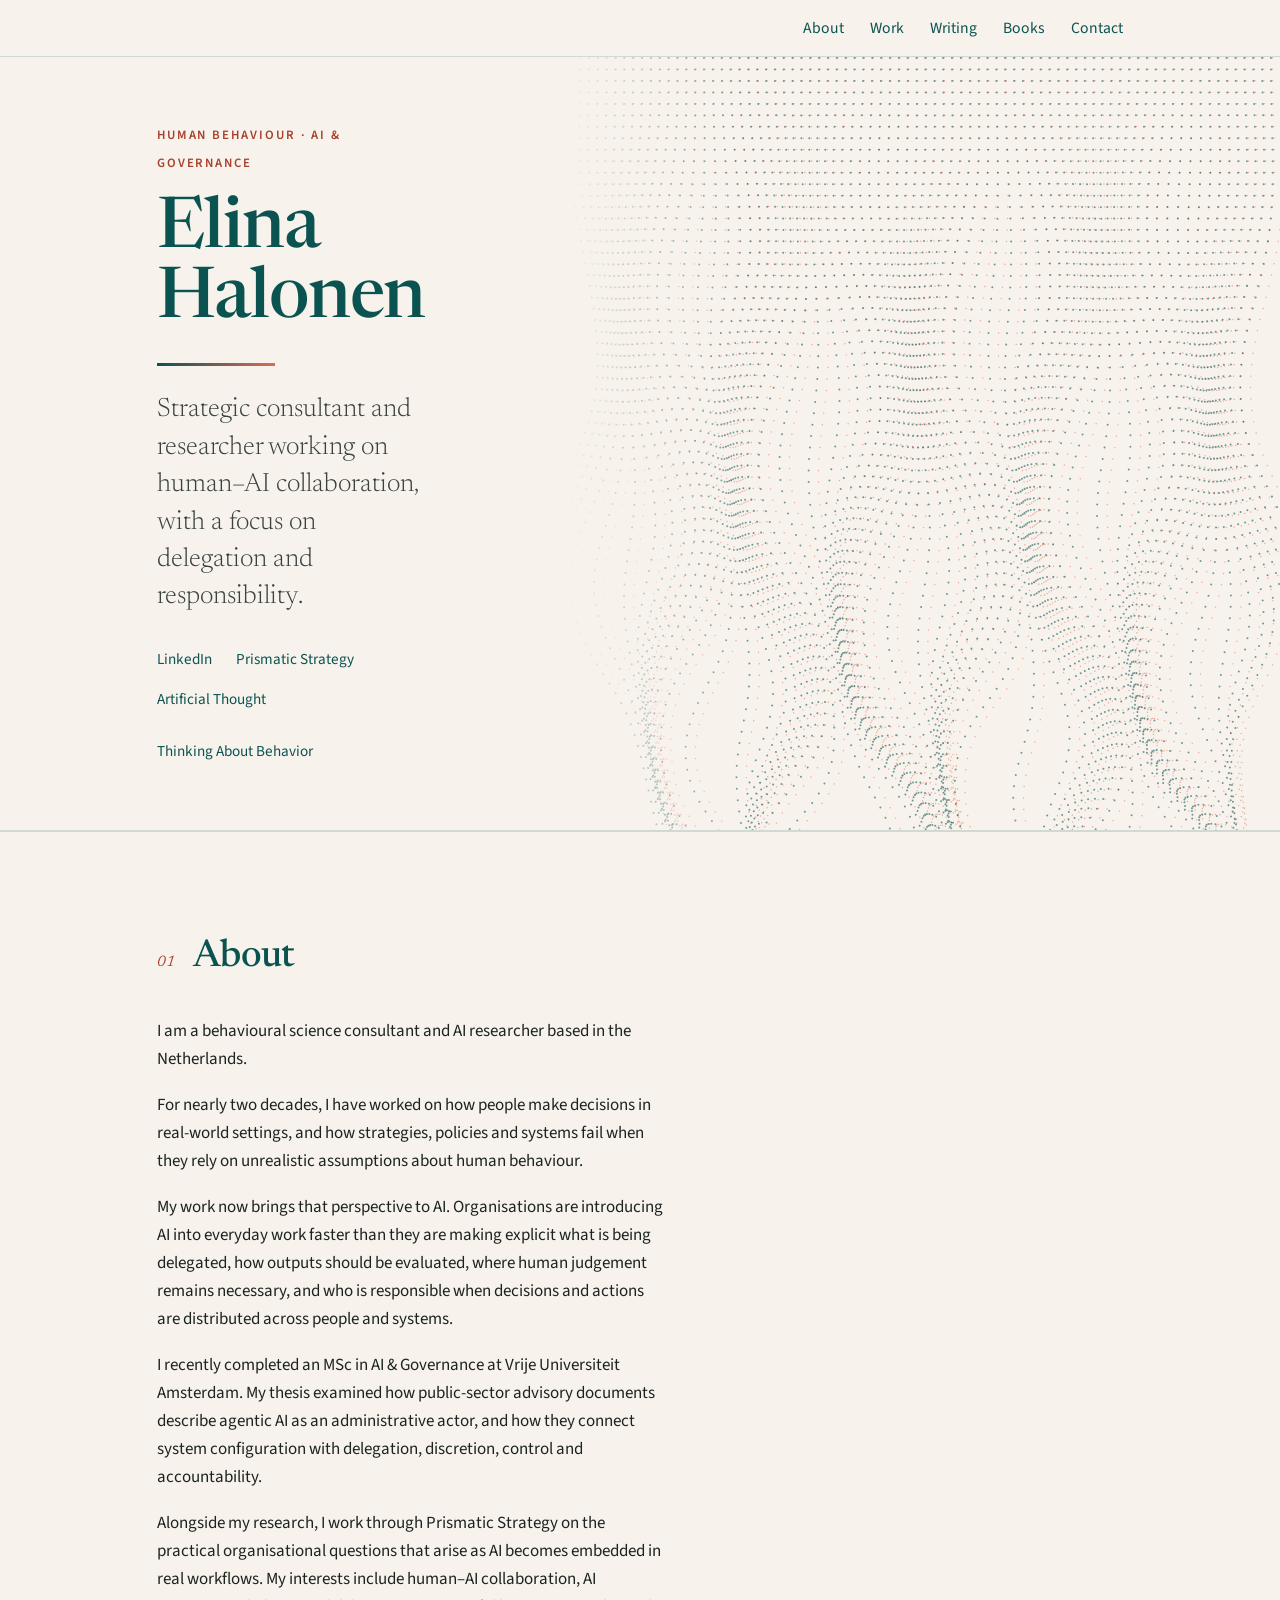
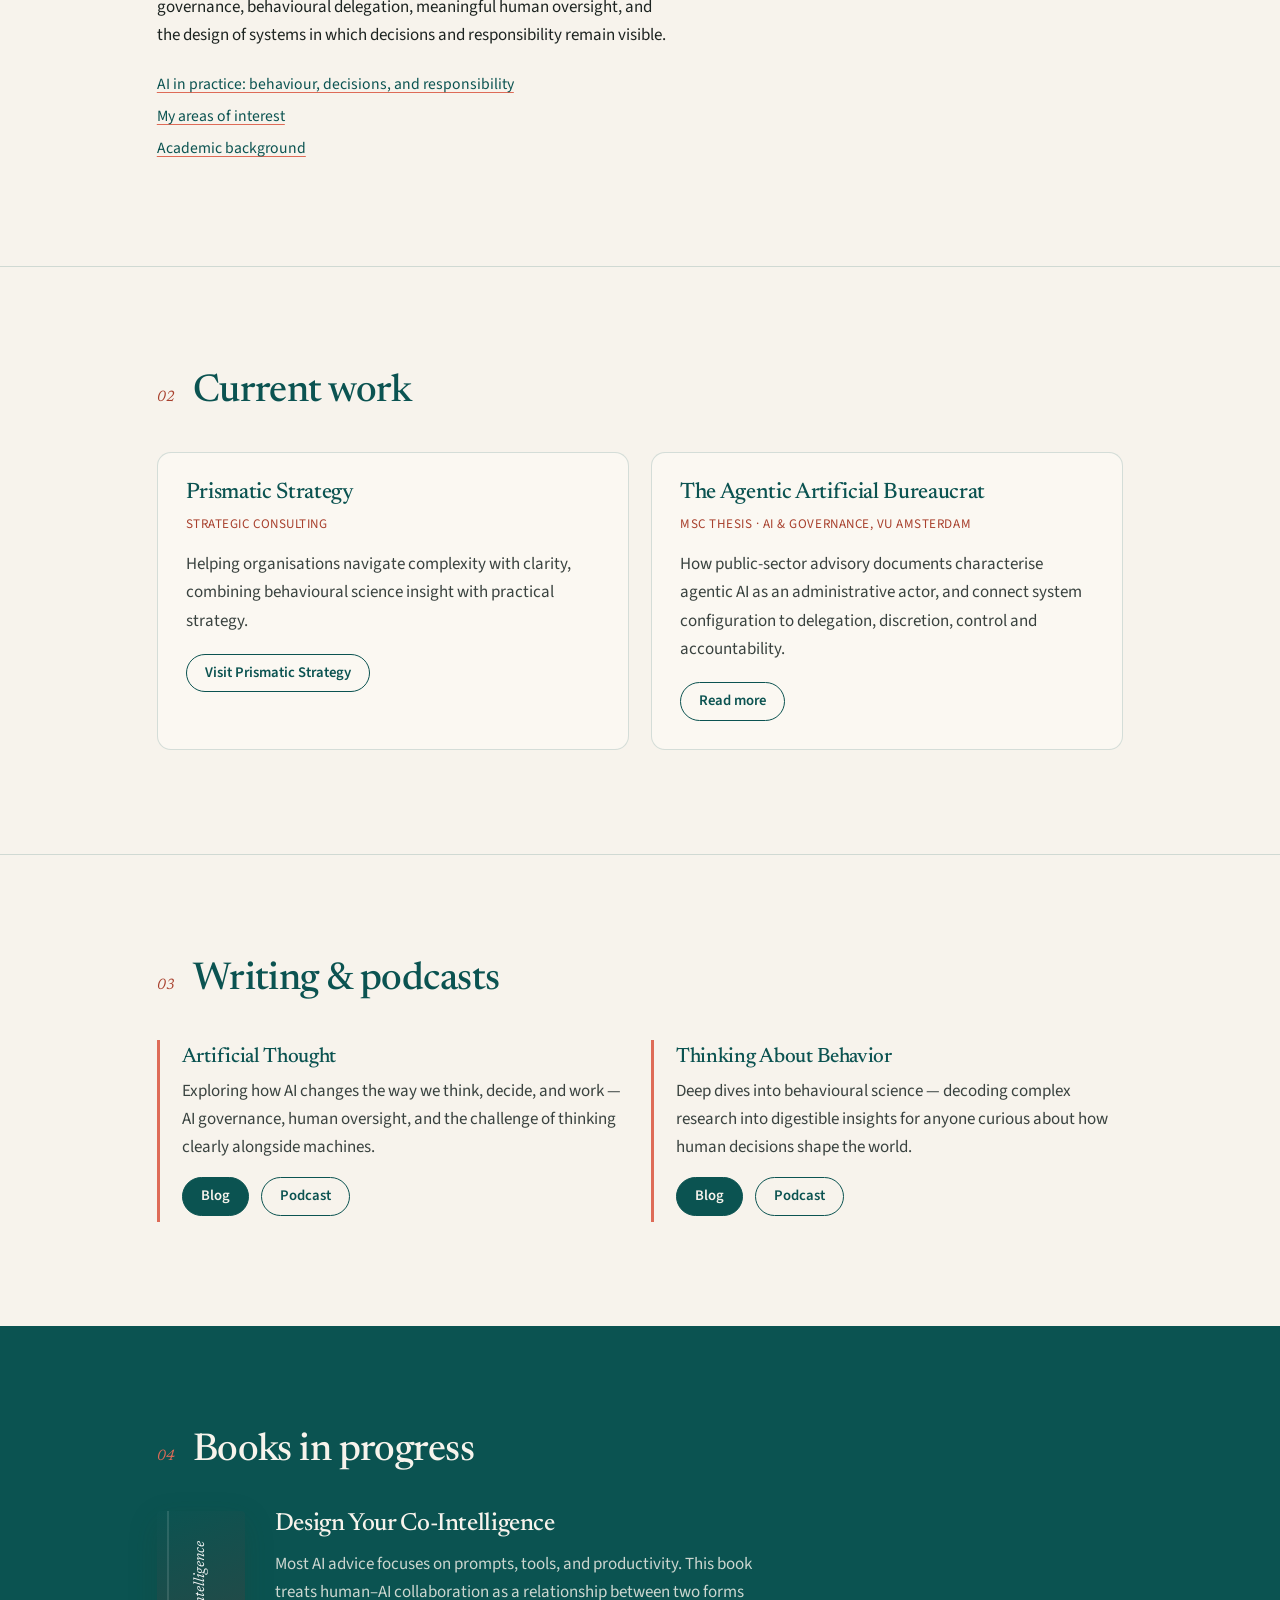
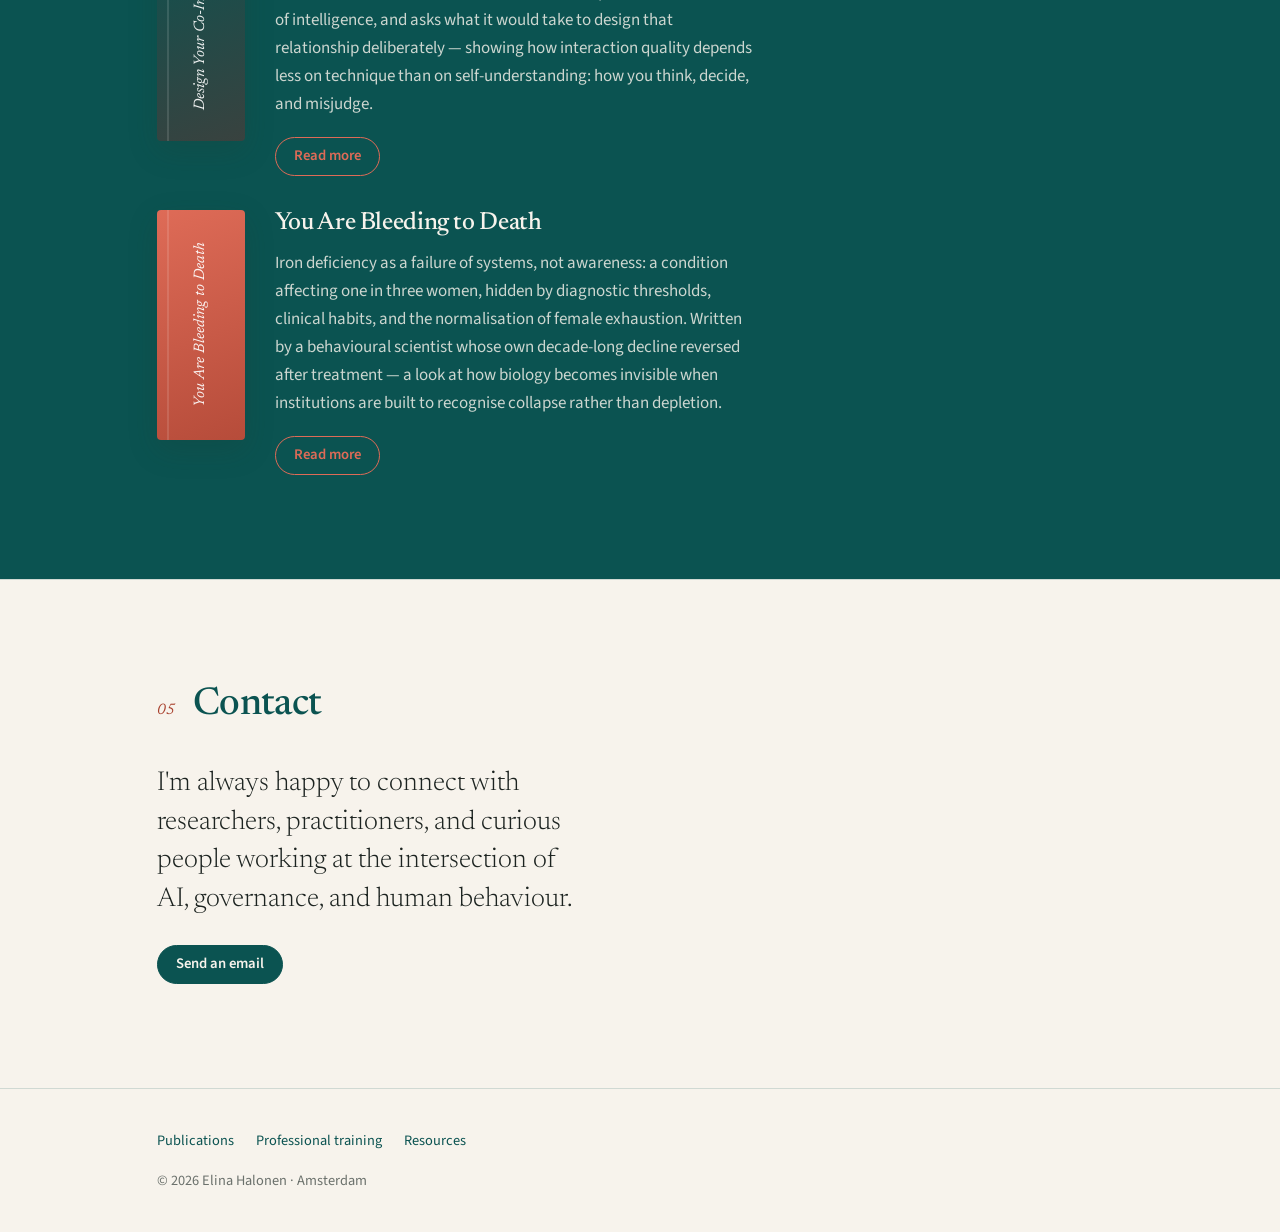
<file: index.html>
<!DOCTYPE html>
<html lang="en">
<head>
<meta charset="UTF-8">
<meta name="viewport" content="width=device-width, initial-scale=1.0">
<title>Elina Halonen — human behaviour, AI & governance</title>
<meta name="description" content="Elina Halonen is a consultant and researcher working on human–AI collaboration, delegation, and responsibility. Based in the Netherlands.">
<link rel="preconnect" href="https://fonts.googleapis.com">
<link rel="preconnect" href="https://fonts.gstatic.com" crossorigin>
<link href="https://fonts.googleapis.com/css2?family=Newsreader:ital,opsz,wght@0,6..72,300;0,400;0,500;1,300;1,400&family=Source+Sans+3:ital,wght@0,400;0,600;1,400&display=swap" rel="stylesheet">
<link rel="stylesheet" href="style.css?v=10">
</head>
<body>
<a class="skip" href="#main">Skip to content</a>

<nav class="nav">
  <div class="nav__in">
    <button class="nav__toggle" id="navToggle" aria-expanded="false" aria-controls="navLinks">Menu</button>
    <ul class="nav__links" id="navLinks">
      <li><a href="#about">About</a></li>
      <li><a href="#work">Work</a></li>
      <li><a href="#writing">Writing</a></li>
      <li><a href="#books">Books</a></li>
      <li><a href="#contact">Contact</a></li>
    </ul>
  </div>
</nav>

<main id="main">

  <!-- HERO -->
  <header class="hero" id="top">
    <div class="hero__art" aria-hidden="true">
      <div class="lyr" style="--m:url(assets/flow-forest.svg);background:var(--forest);opacity:.58"></div>
      <div class="lyr" style="--m:url(assets/flow-coral.svg);background:var(--coral);opacity:.56;transform:translateX(10px)"></div>
    </div>
    <div class="wrap hero__inner">
      <div class="hero__text">
        <span class="eyebrow">Human behaviour · AI &amp; governance</span>
        <h1>Elina<br>Halonen</h1>
        <div class="rule"></div>
        <p class="hero__lead">Strategic consultant and researcher working on human–AI collaboration, with a focus on delegation and responsibility.</p>
        <div class="hero__social">
          <span class="grp">
            <a href="https://www.linkedin.com/in/elinahalonen/" target="_blank" rel="noopener">LinkedIn</a>
            <a href="https://www.prismaticstrategy.com/" target="_blank" rel="noopener">Prismatic Strategy</a>
          </span>
          <span class="grp">
            <a href="https://artificialthought.substack.com/" target="_blank" rel="noopener">Artificial Thought</a>
            <a href="https://thinkingaboutbehavior.substack.com/" target="_blank" rel="noopener">Thinking About Behavior</a>
          </span>
        </div>
      </div>
    </div>
  </header>

  <!-- ABOUT -->
  <section class="section reveal-el" id="about">
    <div class="wrap">
      <div class="sec-head"><span class="sec-num">01</span><h2>About</h2></div>
      <div class="prose">
        <p>I am a behavioural science consultant and AI researcher based in the Netherlands.</p>
        <p>For nearly two decades, I have worked on how people make decisions in real-world settings, and how strategies, policies and systems fail when they rely on unrealistic assumptions about human behaviour.</p>
        <p>My work now brings that perspective to AI. Organisations are introducing AI into everyday work faster than they are making explicit what is being delegated, how outputs should be evaluated, where human judgement remains necessary, and who is responsible when decisions and actions are distributed across people and systems.</p>
        <p>I recently completed an MSc in AI &amp; Governance at Vrije Universiteit Amsterdam. My thesis examined how public-sector advisory documents describe agentic AI as an administrative actor, and how they connect system configuration with delegation, discretion, control and accountability.</p>
        <p>Alongside my research, I work through Prismatic Strategy on the practical organisational questions that arise as AI becomes embedded in real workflows. My interests include human–AI collaboration, AI governance, behavioural delegation, meaningful human oversight, and the design of systems in which decisions and responsibility remain visible.</p>
        <ul class="sublinks">
          <li><a href="ai-in-practice.html">AI in practice: behaviour, decisions, and responsibility</a></li>
          <li><a href="areas-of-interest.html">My areas of interest</a></li>
          <li><a href="academic-background.html">Academic background</a></li>
        </ul>
      </div>
    </div>
  </section>

  <!-- WORK -->
  <section class="section reveal-el" id="work">
    <div class="wrap">
      <div class="sec-head"><span class="sec-num">02</span><h2>Current work</h2></div>
      <div class="cards">
        <article class="card">
          <h3>Prismatic Strategy</h3>
          <p class="org">Strategic consulting</p>
          <p>Helping organisations navigate complexity with clarity, combining behavioural science insight with practical strategy.</p>
          <a href="https://www.prismaticstrategy.com/" class="btn" target="_blank" rel="noopener">Visit Prismatic Strategy</a>
        </article>
        <article class="card">
          <h3>The Agentic Artificial Bureaucrat</h3>
          <p class="org">MSc thesis · AI &amp; Governance, VU Amsterdam</p>
          <p>How public-sector advisory documents characterise agentic AI as an administrative actor, and connect system configuration to delegation, discretion, control and accountability.</p>
          <a href="thesis.html" class="btn">Read more</a>
        </article>
      </div>
    </div>
  </section>

  <!-- WRITING -->
  <section class="section reveal-el" id="writing">
    <div class="wrap">
      <div class="sec-head"><span class="sec-num">03</span><h2>Writing &amp; podcasts</h2></div>
      <div class="subs">
        <article class="sub">
          <h3>Artificial Thought</h3>
          <p>Exploring how AI changes the way we think, decide, and work — AI governance, human oversight, and the challenge of thinking clearly alongside machines.</p>
          <div class="btns">
            <a href="https://artificialthought.substack.com/" class="btn btn--solid" target="_blank" rel="noopener">Blog</a>
            <a href="https://artificialthought.substack.com/podcast" class="btn" target="_blank" rel="noopener">Podcast</a>
          </div>
        </article>
        <article class="sub">
          <h3>Thinking About Behavior</h3>
          <p>Deep dives into behavioural science — decoding complex research into digestible insights for anyone curious about how human decisions shape the world.</p>
          <div class="btns">
            <a href="https://thinkingaboutbehavior.substack.com/" class="btn btn--solid" target="_blank" rel="noopener">Blog</a>
            <a href="https://thinkingaboutbehavior.substack.com/podcast" class="btn" target="_blank" rel="noopener">Podcast</a>
          </div>
        </article>
      </div>
    </div>
  </section>

  <!-- BOOKS -->
  <section class="section section--deep reveal-el" id="books">
    <div class="wrap">
      <div class="sec-head"><span class="sec-num">04</span><h2>Books in progress</h2></div>
      <div class="books">
        <article class="book">
          <div class="book__spine" aria-hidden="true"><span>Design Your Co-Intelligence</span></div>
          <div class="book__body">
            <h3>Design Your Co-Intelligence</h3>
            <p class="book__desc">Most AI advice focuses on prompts, tools, and productivity. This book treats human–AI collaboration as a relationship between two forms of intelligence, and asks what it would take to design that relationship deliberately — showing how interaction quality depends less on technique than on self-understanding: how you think, decide, and misjudge.</p>
            <a href="book-co-intelligence.html" class="btn btn--coral">Read more</a>
          </div>
        </article>
        <article class="book book--coral">
          <div class="book__spine" aria-hidden="true"><span>You Are Bleeding to Death</span></div>
          <div class="book__body">
            <h3>You Are Bleeding to Death</h3>
            <p class="book__desc">Iron deficiency as a failure of systems, not awareness: a condition affecting one in three women, hidden by diagnostic thresholds, clinical habits, and the normalisation of female exhaustion. Written by a behavioural scientist whose own decade-long decline reversed after treatment — a look at how biology becomes invisible when institutions are built to recognise collapse rather than depletion.</p>
            <a href="book-bleeding.html" class="btn btn--coral">Read more</a>
          </div>
        </article>
      </div>
    </div>
  </section>

  <!-- CONTACT -->
  <section class="section reveal-el" id="contact">
    <div class="wrap">
      <div class="sec-head"><span class="sec-num">05</span><h2>Contact</h2></div>
      <div class="contact">
        <p>I'm always happy to connect with researchers, practitioners, and curious people working at the intersection of AI, governance, and human behaviour.</p>
        <a href="mailto:elina@prismaticstrategy.com" class="btn btn--solid">Send an email</a>
      </div>
    </div>
  </section>

</main>

<footer class="footer">
  <div class="wrap">
    <div class="footer__links">
      <a href="publications.html">Publications</a>
      <a href="training.html">Professional training</a>
      <a href="resources.html">Resources</a>
    </div>
    <span>© 2026 Elina Halonen · Amsterdam</span>
  </div>
</footer>

<script>
  var t=document.getElementById('navToggle'), l=document.getElementById('navLinks');
  var mq=window.matchMedia('(max-width:820px)');
  function sync(){ if(mq.matches){ l.hidden = t.getAttribute('aria-expanded')!=='true'; } else { l.hidden=false; t.setAttribute('aria-expanded','false'); } }
  t.addEventListener('click',function(){ t.setAttribute('aria-expanded', t.getAttribute('aria-expanded')==='true'?'false':'true'); sync(); });
  l.addEventListener('click',function(e){ if(e.target.tagName==='A'&&mq.matches){ t.setAttribute('aria-expanded','false'); sync(); } });
  mq.addEventListener('change',sync); sync();

  // scroll reveal
  document.body.classList.add('reveal-js');
  var els=document.querySelectorAll('.reveal-el');
  if('IntersectionObserver' in window){
    var io=new IntersectionObserver(function(en){en.forEach(function(e){if(e.isIntersecting){e.target.classList.add('is-visible');io.unobserve(e.target);}});},{threshold:.08});
    els.forEach(function(e){io.observe(e);});
  } else { els.forEach(function(e){e.classList.add('is-visible');}); }
</script>
</body>
</html>
</file>
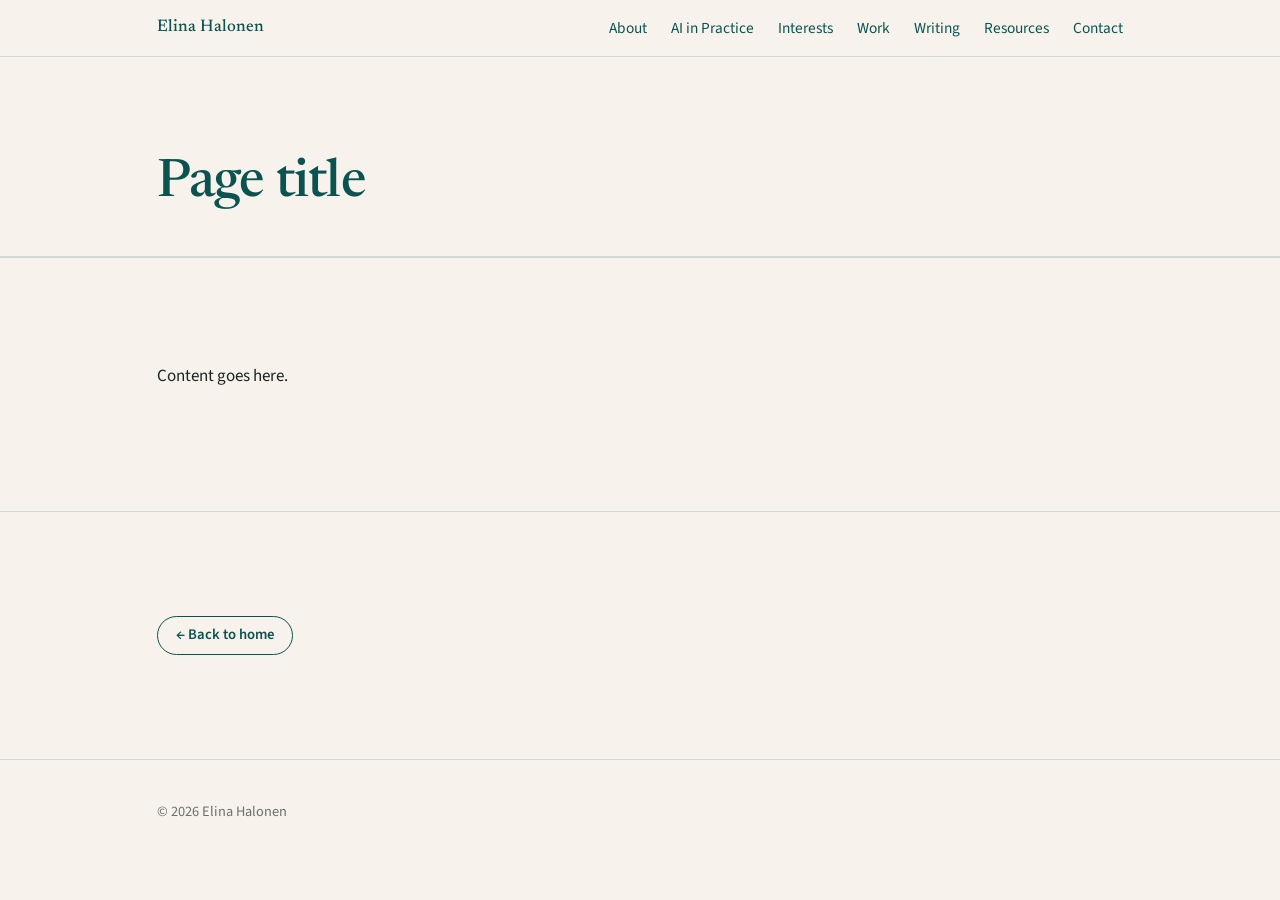
<file: _page-template.html>
<!DOCTYPE html>
<html lang="en">
<head>
  <meta charset="UTF-8">
  <meta name="viewport" content="width=device-width, initial-scale=1.0">
  <title>Page Title — Elina Halonen</title>
  <meta name="description" content="Short description for search engines and link previews.">
  <link rel="preconnect" href="https://fonts.googleapis.com">
  <link rel="preconnect" href="https://fonts.gstatic.com" crossorigin>
  <link href="https://fonts.googleapis.com/css2?family=Newsreader:ital,opsz,wght@0,6..72,300;0,400;0,500;1,300;1,400&family=Source+Sans+3:ital,wght@0,400;0,600;1,400&display=swap" rel="stylesheet">
  <link rel="stylesheet" href="style.css?v=10">
</head>
<body>

  <nav class="nav">
    <div class="nav-inner">
      <a href="index.html" class="nav-name">Elina Halonen</a>
      <button class="nav-toggle" aria-label="Toggle menu">&#9776;</button>
      <ul class="nav-links">
        <li><a href="index.html#about">About</a></li>
        <li><a href="ai-in-practice.html">AI in Practice</a></li>
        <li><a href="areas-of-interest.html">Interests</a></li>
        <li><a href="index.html#work">Work</a></li>
        <li><a href="index.html#writing">Writing</a></li>
        <li><a href="resources.html">Resources</a></li>
        <li><a href="index.html#contact">Contact</a></li>
      </ul>
    </div>
  </nav>

  <main>

    <!-- HERO -->
    <section class="hero">
      <div class="hero-inner">
        <div class="hero-text">
          <!-- Optional: <span class="book-tag">Tag line / category</span> -->
          <h1 class="hero-name">Page title</h1>
          <!-- Optional: <p class="hero-tagline">A short subtitle or description.</p> -->
        </div>
      </div>
    </section>

    <!-- SECTION — repeat this block as needed -->
    <section class="section reveal">
      <div class="section-inner">
        <!-- Optional: <h2 class="section-label">Section heading</h2> -->
        <div class="section-content">
          <p>Content goes here.</p>
        </div>
      </div>
    </section>

    <!-- BACK LINK — always last, no reveal class -->
    <section class="section">
      <div class="section-inner">
        <a href="index.html" class="btn btn-outline">&larr; Back to home</a>
      </div>
    </section>

  </main>

  <footer class="footer">
    <div class="footer-inner">
      <span>© 2026 Elina Halonen</span>
    </div>
  </footer>

  <script>
    document.querySelector('.nav-toggle').addEventListener('click', function() {
      document.querySelector('.nav-links').classList.toggle('is-open');
    });
    document.querySelectorAll('.nav-links a').forEach(function(link) {
      link.addEventListener('click', function() {
        document.querySelector('.nav-links').classList.remove('is-open');
      });
    });

    var revealEls = document.querySelectorAll('.reveal');
    revealEls.forEach(function(el) { el.classList.add('reveal-js-ready'); });
    var revealObserver = new IntersectionObserver(function(entries) {
      entries.forEach(function(entry) {
        if (entry.isIntersecting) {
          entry.target.classList.add('is-visible');
          revealObserver.unobserve(entry.target);
        }
      });
    }, { threshold: 0.06 });
    revealEls.forEach(function(el) { revealObserver.observe(el); });
  </script>

</body>
</html>
</file>
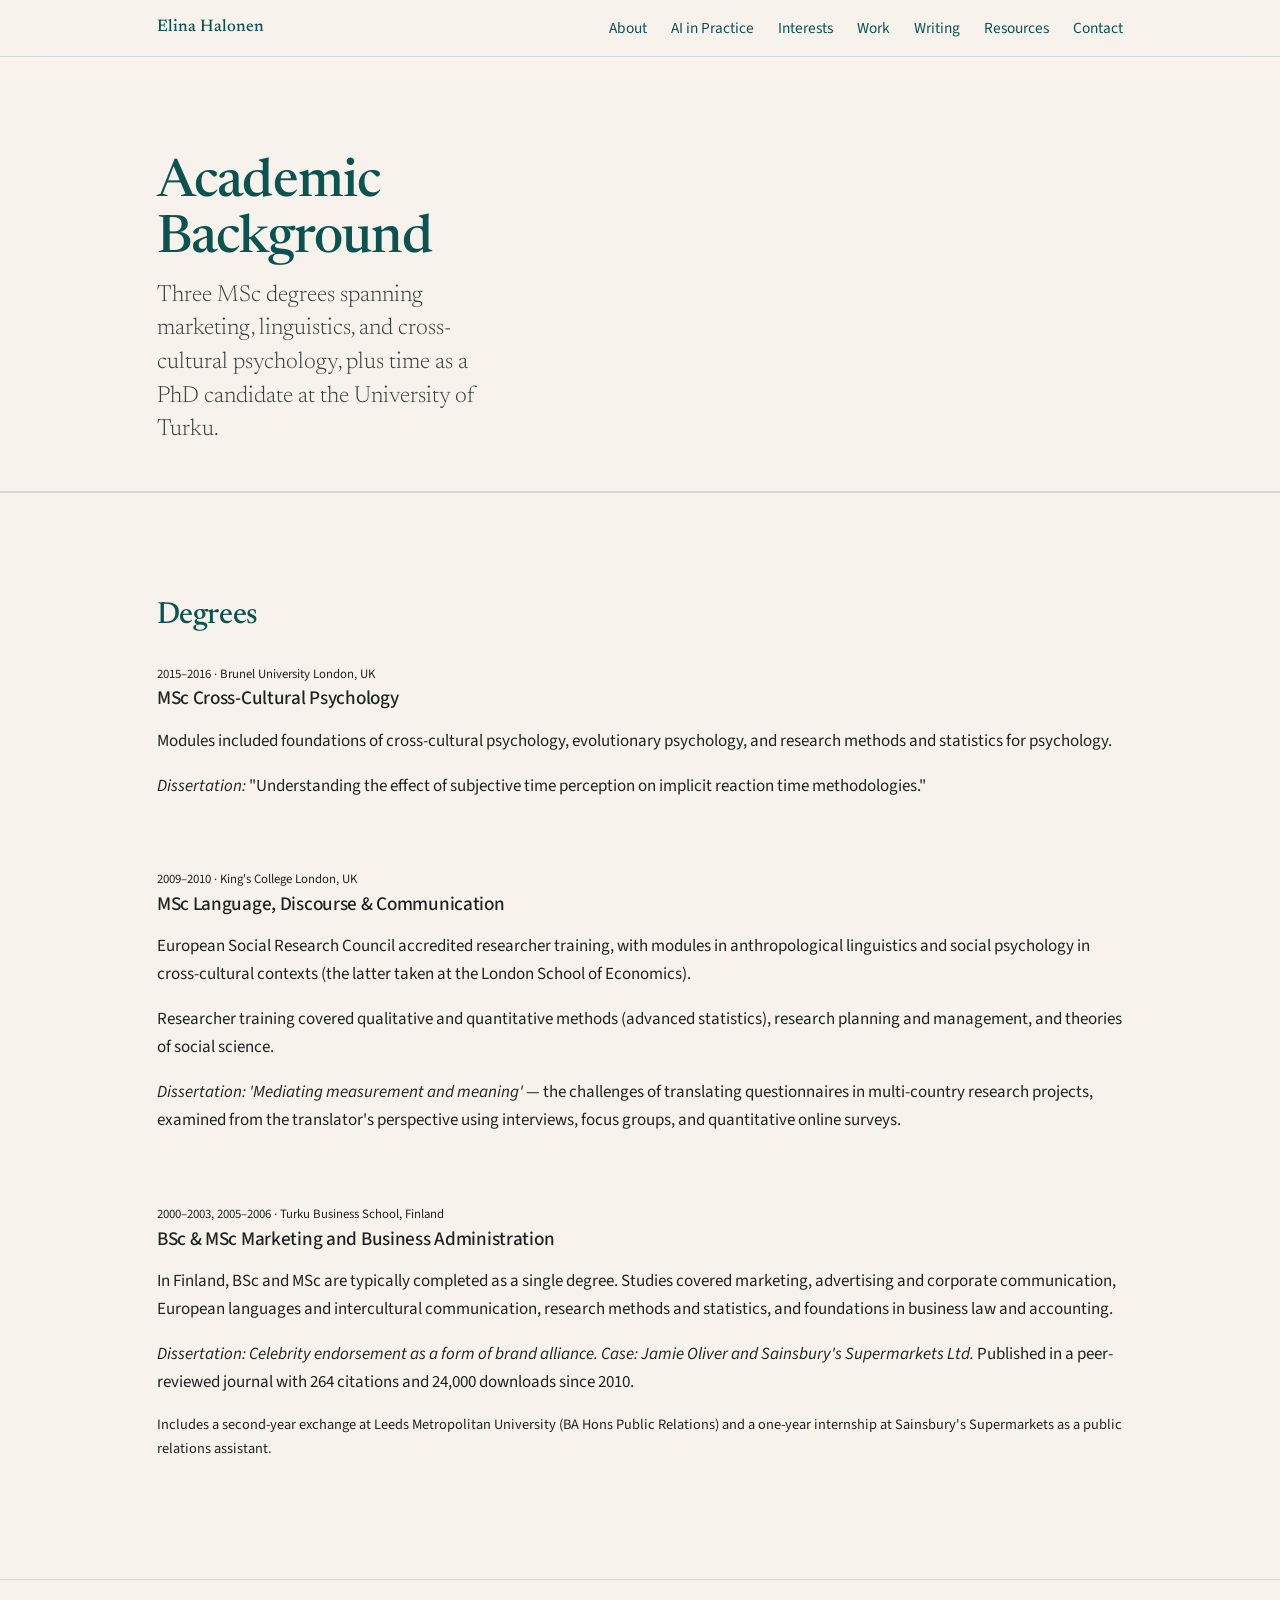
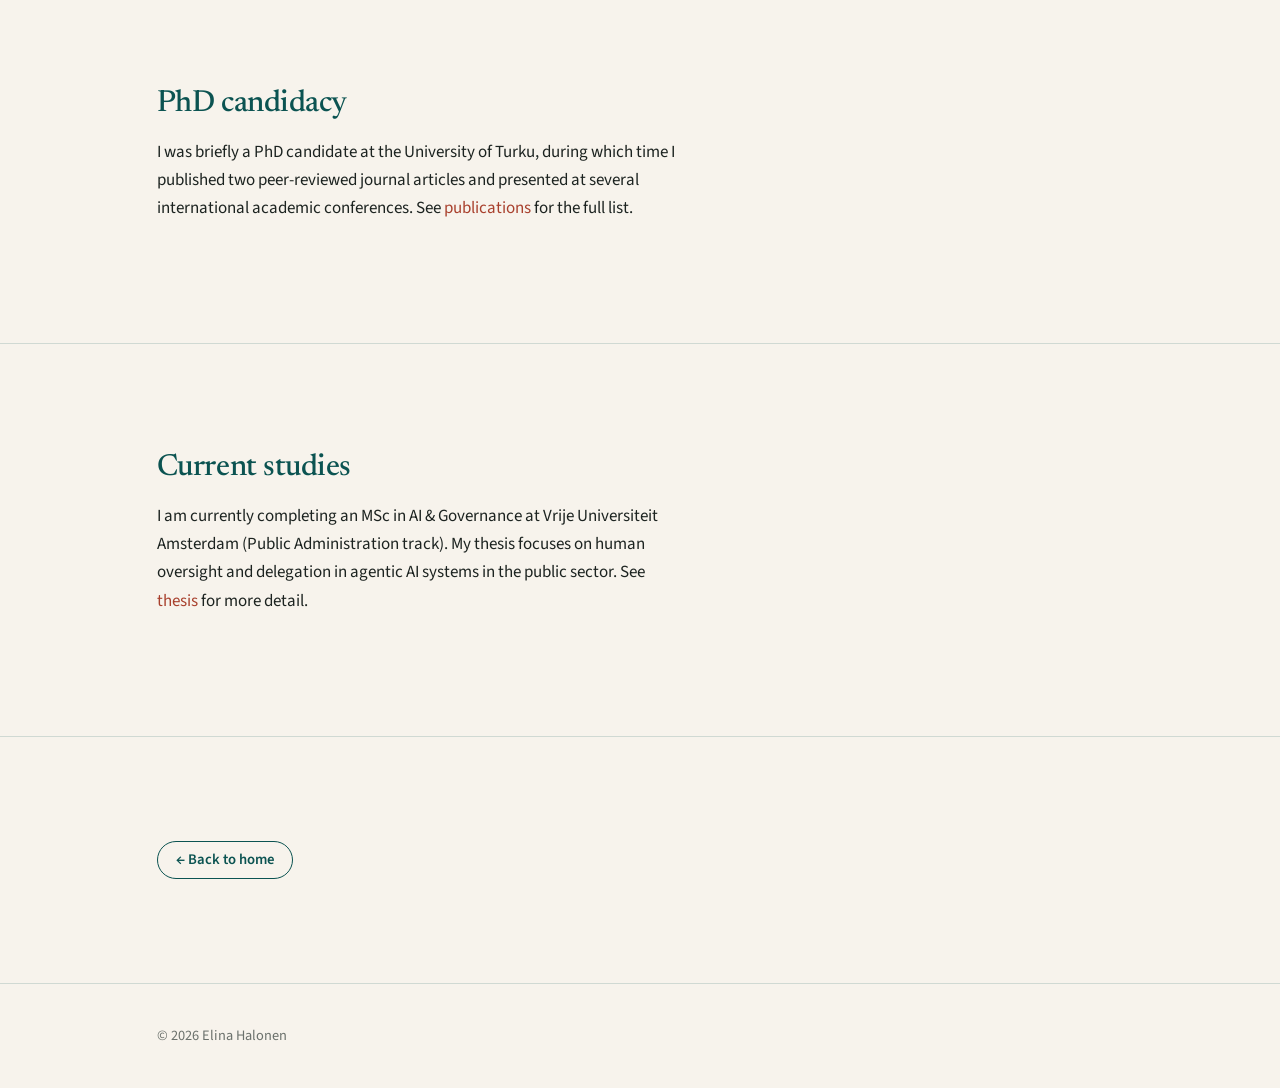
<file: academic-background.html>
<!DOCTYPE html>
<html lang="en">
<head>
  <meta charset="UTF-8">
  <meta name="viewport" content="width=device-width, initial-scale=1.0">
  <title>Academic Background — Elina Halonen</title>
  <meta name="description" content="Academic background and qualifications of Elina Halonen, spanning marketing, linguistics, and cross-cultural psychology.">
  <link rel="preconnect" href="https://fonts.googleapis.com">
  <link rel="preconnect" href="https://fonts.gstatic.com" crossorigin>
  <link href="https://fonts.googleapis.com/css2?family=Newsreader:ital,opsz,wght@0,6..72,300;0,400;0,500;1,300;1,400&family=Source+Sans+3:ital,wght@0,400;0,600;1,400&display=swap" rel="stylesheet">
  <link rel="stylesheet" href="style.css?v=10">
</head>
<body>

  <nav class="nav">
    <div class="nav-inner">
      <a href="index.html" class="nav-name">Elina Halonen</a>
      <button class="nav-toggle" aria-label="Toggle menu">&#9776;</button>
      <ul class="nav-links">
        <li><a href="index.html#about">About</a></li>
        <li><a href="ai-in-practice.html">AI in Practice</a></li>
        <li><a href="areas-of-interest.html">Interests</a></li>
        <li><a href="index.html#work">Work</a></li>
        <li><a href="index.html#writing">Writing</a></li>
        <li><a href="resources.html">Resources</a></li>
        <li><a href="index.html#contact">Contact</a></li>
      </ul>
    </div>
  </nav>

  <main>

    <section class="hero">
      <div class="hero-inner">
        <div class="hero-text">
          <h1 class="hero-name">Academic Background</h1>
          <p class="hero-tagline">Three MSc degrees spanning marketing, linguistics, and cross-cultural psychology, plus time as a PhD candidate at the University of Turku.</p>
        </div>
      </div>
    </section>

    <section class="section reveal">
      <div class="section-inner">
        <h2 class="section-label">Degrees</h2>

        <div style="display: flex; flex-direction: column; gap: 2.5rem;">

          <div>
            <p style="font-size: 0.8rem; color: var(--color-sage); margin-bottom: 0.2rem;">2015–2016 · Brunel University London, UK</p>
            <h3 style="font-family: var(--font-display); font-size: 1.2rem; font-weight: 500; color: var(--color-green); margin-bottom: 0.6rem;">MSc Cross-Cultural Psychology</h3>
            <p>Modules included foundations of cross-cultural psychology, evolutionary psychology, and research methods and statistics for psychology.</p>
            <p style="margin-top: 0.6rem;"><em>Dissertation:</em> "Understanding the effect of subjective time perception on implicit reaction time methodologies."</p>
          </div>

          <div>
            <p style="font-size: 0.8rem; color: var(--color-sage); margin-bottom: 0.2rem;">2009–2010 · King's College London, UK</p>
            <h3 style="font-family: var(--font-display); font-size: 1.2rem; font-weight: 500; color: var(--color-green); margin-bottom: 0.6rem;">MSc Language, Discourse &amp; Communication</h3>
            <p>European Social Research Council accredited researcher training, with modules in anthropological linguistics and social psychology in cross-cultural contexts (the latter taken at the London School of Economics).</p>
            <p style="margin-top: 0.6rem;">Researcher training covered qualitative and quantitative methods (advanced statistics), research planning and management, and theories of social science.</p>
            <p style="margin-top: 0.6rem;"><em>Dissertation:</em> <em>'Mediating measurement and meaning'</em> — the challenges of translating questionnaires in multi-country research projects, examined from the translator's perspective using interviews, focus groups, and quantitative online surveys.</p>
          </div>

          <div>
            <p style="font-size: 0.8rem; color: var(--color-sage); margin-bottom: 0.2rem;">2000–2003, 2005–2006 · Turku Business School, Finland</p>
            <h3 style="font-family: var(--font-display); font-size: 1.2rem; font-weight: 500; color: var(--color-green); margin-bottom: 0.6rem;">BSc &amp; MSc Marketing and Business Administration</h3>
            <p>In Finland, BSc and MSc are typically completed as a single degree. Studies covered marketing, advertising and corporate communication, European languages and intercultural communication, research methods and statistics, and foundations in business law and accounting.</p>
            <p style="margin-top: 0.6rem;"><em>Dissertation:</em> <em>Celebrity endorsement as a form of brand alliance. Case: Jamie Oliver and Sainsbury's Supermarkets Ltd.</em> Published in a peer-reviewed journal with 264 citations and 24,000 downloads since 2010.</p>
            <p style="margin-top: 0.6rem; font-size: 0.9rem; color: var(--color-sage);">Includes a second-year exchange at Leeds Metropolitan University (BA Hons Public Relations) and a one-year internship at Sainsbury's Supermarkets as a public relations assistant.</p>
          </div>

        </div>
      </div>
    </section>

    <section class="section reveal">
      <div class="section-inner">
        <h2 class="section-label">PhD candidacy</h2>
        <div style="max-width: 65ch;">
          <p>I was briefly a PhD candidate at the University of Turku, during which time I published two peer-reviewed journal articles and presented at several international academic conferences. See <a href="publications.html">publications</a> for the full list.</p>
        </div>
      </div>
    </section>

    <section class="section reveal">
      <div class="section-inner">
        <h2 class="section-label">Current studies</h2>
        <div style="max-width: 65ch;">
          <p>I am currently completing an MSc in AI &amp; Governance at Vrije Universiteit Amsterdam (Public Administration track). My thesis focuses on human oversight and delegation in agentic AI systems in the public sector. See <a href="thesis.html">thesis</a> for more detail.</p>
        </div>
      </div>
    </section>

    <section class="section">
      <div class="section-inner">
        <a href="index.html" class="btn btn-outline">&larr; Back to home</a>
      </div>
    </section>

  </main>

  <footer class="footer">
    <div class="footer-inner">
      <span>© 2026 Elina Halonen</span>
    </div>
  </footer>

  <script>
    document.querySelector('.nav-toggle').addEventListener('click', function() {
      document.querySelector('.nav-links').classList.toggle('is-open');
    });
    document.querySelectorAll('.nav-links a').forEach(function(link) {
      link.addEventListener('click', function() {
        document.querySelector('.nav-links').classList.remove('is-open');
      });
    });

    var revealEls = document.querySelectorAll('.reveal');
    revealEls.forEach(function(el) { el.classList.add('reveal-js-ready'); });
    var revealObserver = new IntersectionObserver(function(entries) {
      entries.forEach(function(entry) {
        if (entry.isIntersecting) {
          entry.target.classList.add('is-visible');
          revealObserver.unobserve(entry.target);
        }
      });
    }, { threshold: 0.06 });
    revealEls.forEach(function(el) { revealObserver.observe(el); });
  </script>

</body>
</html>
</file>
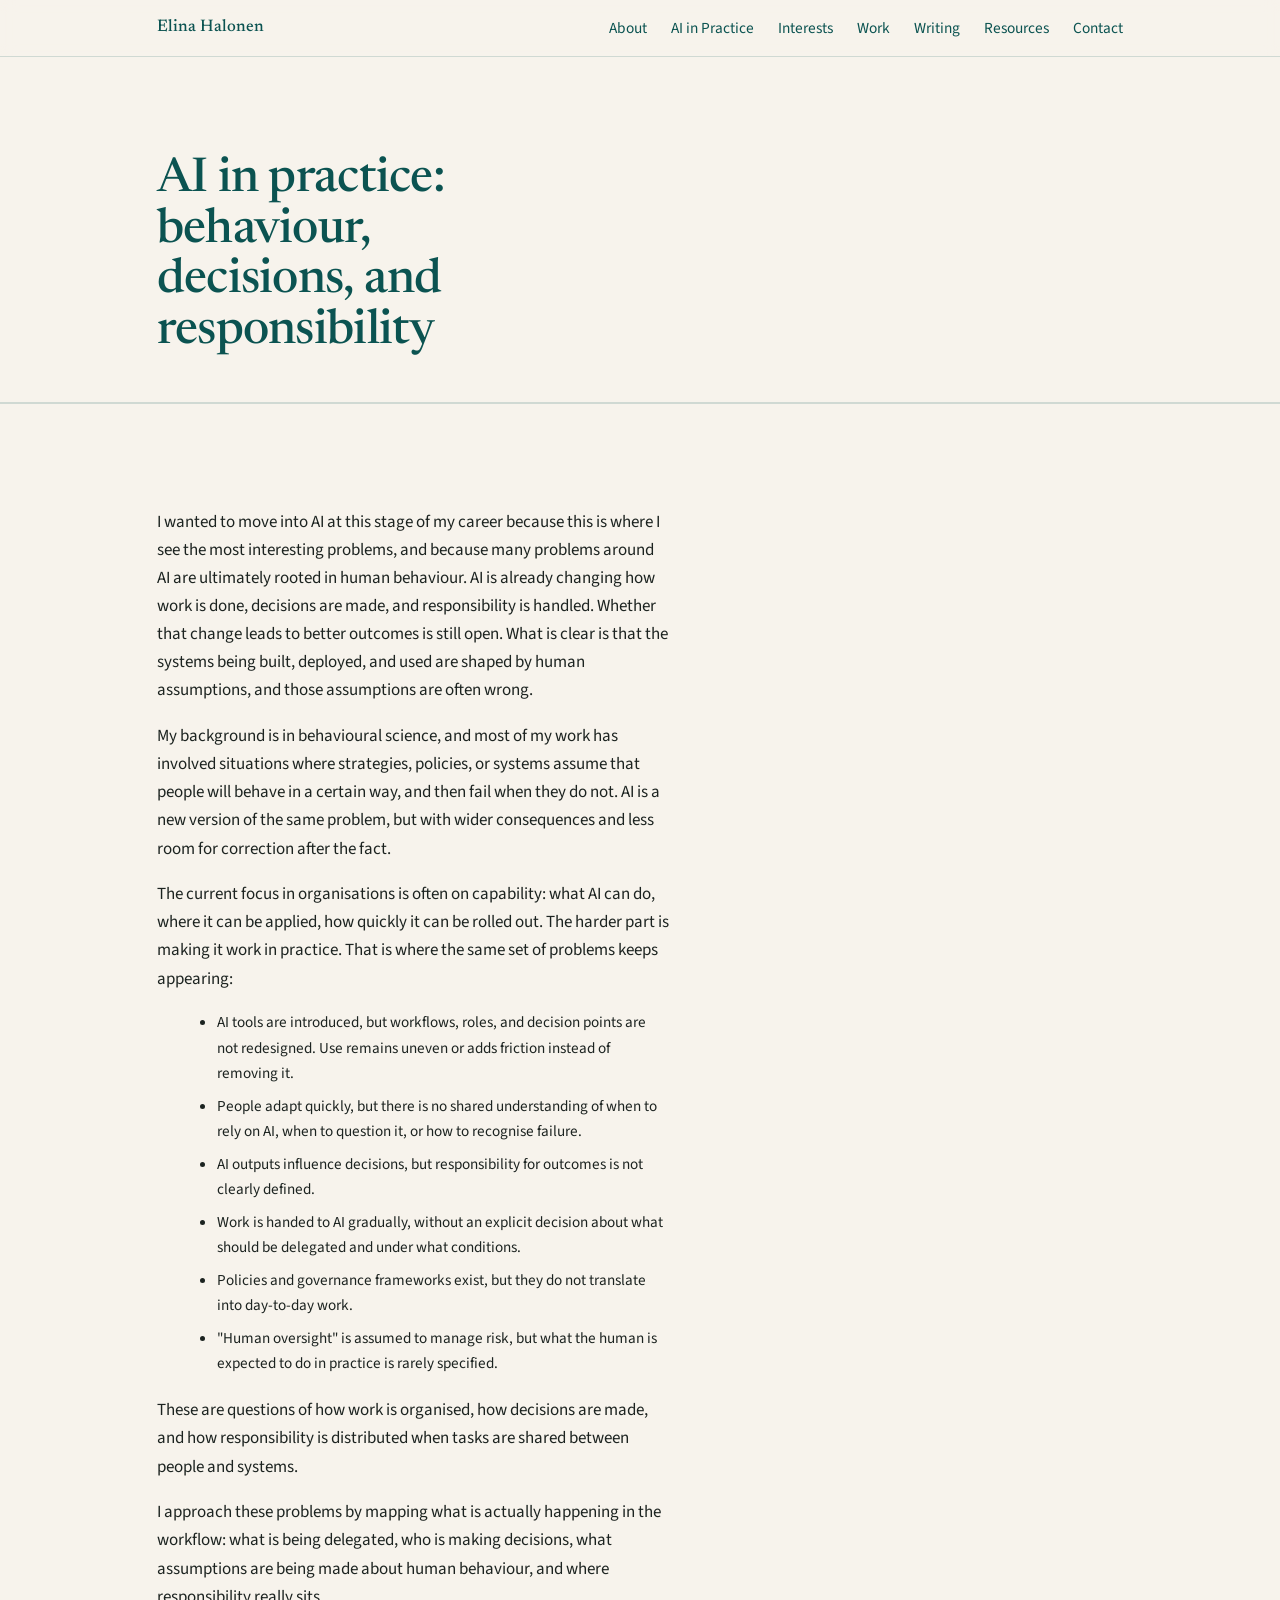
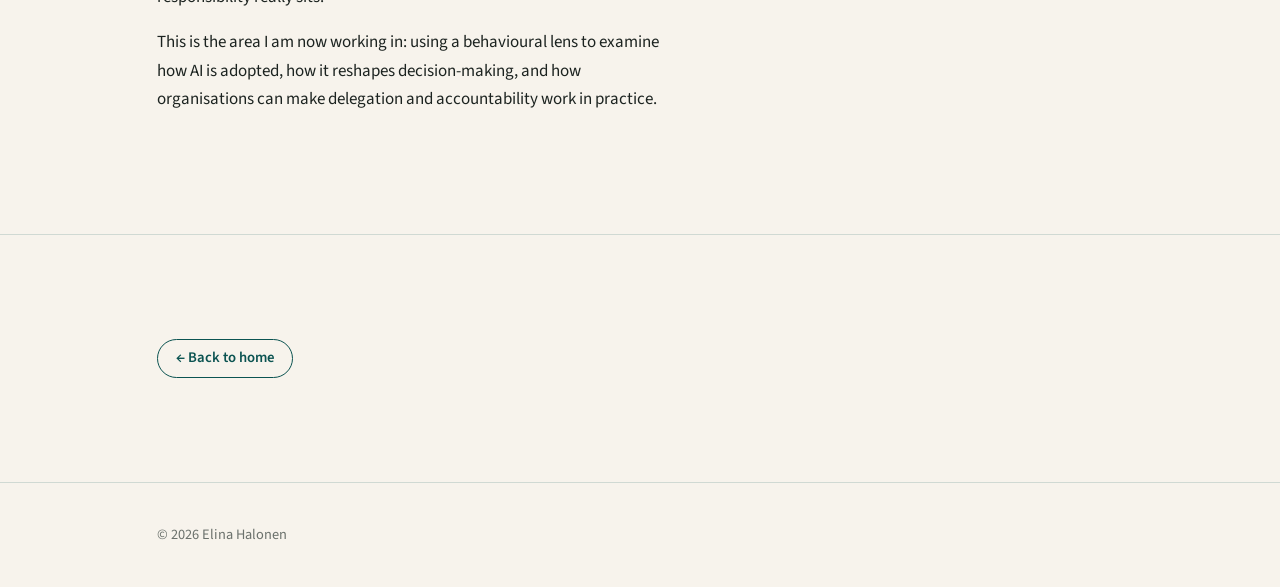
<file: ai-in-practice.html>
<!DOCTYPE html>
<html lang="en">
<head>
  <meta charset="UTF-8">
  <meta name="viewport" content="width=device-width, initial-scale=1.0">
  <title>AI in Practice — Elina Halonen</title>
  <meta name="description" content="Why I work in AI, and how a behavioural science background shapes the way I approach delegation, decision-making, and accountability.">
  <link rel="preconnect" href="https://fonts.googleapis.com">
  <link rel="preconnect" href="https://fonts.gstatic.com" crossorigin>
  <link href="https://fonts.googleapis.com/css2?family=Newsreader:ital,opsz,wght@0,6..72,300;0,400;0,500;1,300;1,400&family=Source+Sans+3:ital,wght@0,400;0,600;1,400&display=swap" rel="stylesheet">
  <link rel="stylesheet" href="style.css?v=10">
</head>
<body>

  <nav class="nav">
    <div class="nav-inner">
      <a href="index.html" class="nav-name">Elina Halonen</a>
      <button class="nav-toggle" aria-label="Toggle menu">&#9776;</button>
      <ul class="nav-links">
        <li><a href="index.html#about">About</a></li>
        <li><a href="ai-in-practice.html">AI in Practice</a></li>
        <li><a href="areas-of-interest.html">Interests</a></li>
        <li><a href="index.html#work">Work</a></li>
        <li><a href="index.html#writing">Writing</a></li>
        <li><a href="resources.html">Resources</a></li>
        <li><a href="index.html#contact">Contact</a></li>
      </ul>
    </div>
  </nav>

  <main>

    <section class="hero">
      <div class="hero-inner">
        <div class="hero-text">
          <h1 class="hero-name" style="font-size: clamp(1.8rem, 4.5vw, 3rem);">AI in practice: behaviour, decisions, and responsibility</h1>
        </div>
      </div>
    </section>

    <section class="section reveal">
      <div class="section-inner">
        <div class="section-content">
          <p>I wanted to move into AI at this stage of my career because this is where I see the most interesting problems, and because many problems around AI are ultimately rooted in human behaviour. AI is already changing how work is done, decisions are made, and responsibility is handled. Whether that change leads to better outcomes is still open. What is clear is that the systems being built, deployed, and used are shaped by human assumptions, and those assumptions are often wrong.</p>
          <p>My background is in behavioural science, and most of my work has involved situations where strategies, policies, or systems assume that people will behave in a certain way, and then fail when they do not. AI is a new version of the same problem, but with wider consequences and less room for correction after the fact.</p>
          <p>The current focus in organisations is often on capability: what AI can do, where it can be applied, how quickly it can be rolled out. The harder part is making it work in practice. That is where the same set of problems keeps appearing:</p>
          <ul style="margin: 0.75rem 0 1.25rem 1.25rem; display: flex; flex-direction: column; gap: 0.5rem;">
            <li style="font-size: 0.95rem; max-width: 65ch;">AI tools are introduced, but workflows, roles, and decision points are not redesigned. Use remains uneven or adds friction instead of removing it.</li>
            <li style="font-size: 0.95rem; max-width: 65ch;">People adapt quickly, but there is no shared understanding of when to rely on AI, when to question it, or how to recognise failure.</li>
            <li style="font-size: 0.95rem; max-width: 65ch;">AI outputs influence decisions, but responsibility for outcomes is not clearly defined.</li>
            <li style="font-size: 0.95rem; max-width: 65ch;">Work is handed to AI gradually, without an explicit decision about what should be delegated and under what conditions.</li>
            <li style="font-size: 0.95rem; max-width: 65ch;">Policies and governance frameworks exist, but they do not translate into day-to-day work.</li>
            <li style="font-size: 0.95rem; max-width: 65ch;">"Human oversight" is assumed to manage risk, but what the human is expected to do in practice is rarely specified.</li>
          </ul>
          <p>These are questions of how work is organised, how decisions are made, and how responsibility is distributed when tasks are shared between people and systems.</p>
          <p>I approach these problems by mapping what is actually happening in the workflow: what is being delegated, who is making decisions, what assumptions are being made about human behaviour, and where responsibility really sits.</p>
          <p>This is the area I am now working in: using a behavioural lens to examine how AI is adopted, how it reshapes decision-making, and how organisations can make delegation and accountability work in practice.</p>
        </div>
      </div>
    </section>

    <section class="section">
      <div class="section-inner">
        <a href="index.html" class="btn btn-outline">&larr; Back to home</a>
      </div>
    </section>

  </main>

  <footer class="footer">
    <div class="footer-inner">
      <span>© 2026 Elina Halonen</span>
    </div>
  </footer>

  <script>
    document.querySelector('.nav-toggle').addEventListener('click', function() {
      document.querySelector('.nav-links').classList.toggle('is-open');
    });
    document.querySelectorAll('.nav-links a').forEach(function(link) {
      link.addEventListener('click', function() {
        document.querySelector('.nav-links').classList.remove('is-open');
      });
    });

    var revealEls = document.querySelectorAll('.reveal');
    revealEls.forEach(function(el) { el.classList.add('reveal-js-ready'); });
    var revealObserver = new IntersectionObserver(function(entries) {
      entries.forEach(function(entry) {
        if (entry.isIntersecting) {
          entry.target.classList.add('is-visible');
          revealObserver.unobserve(entry.target);
        }
      });
    }, { threshold: 0.06 });
    revealEls.forEach(function(el) { revealObserver.observe(el); });
  </script>

</body>
</html>
</file>
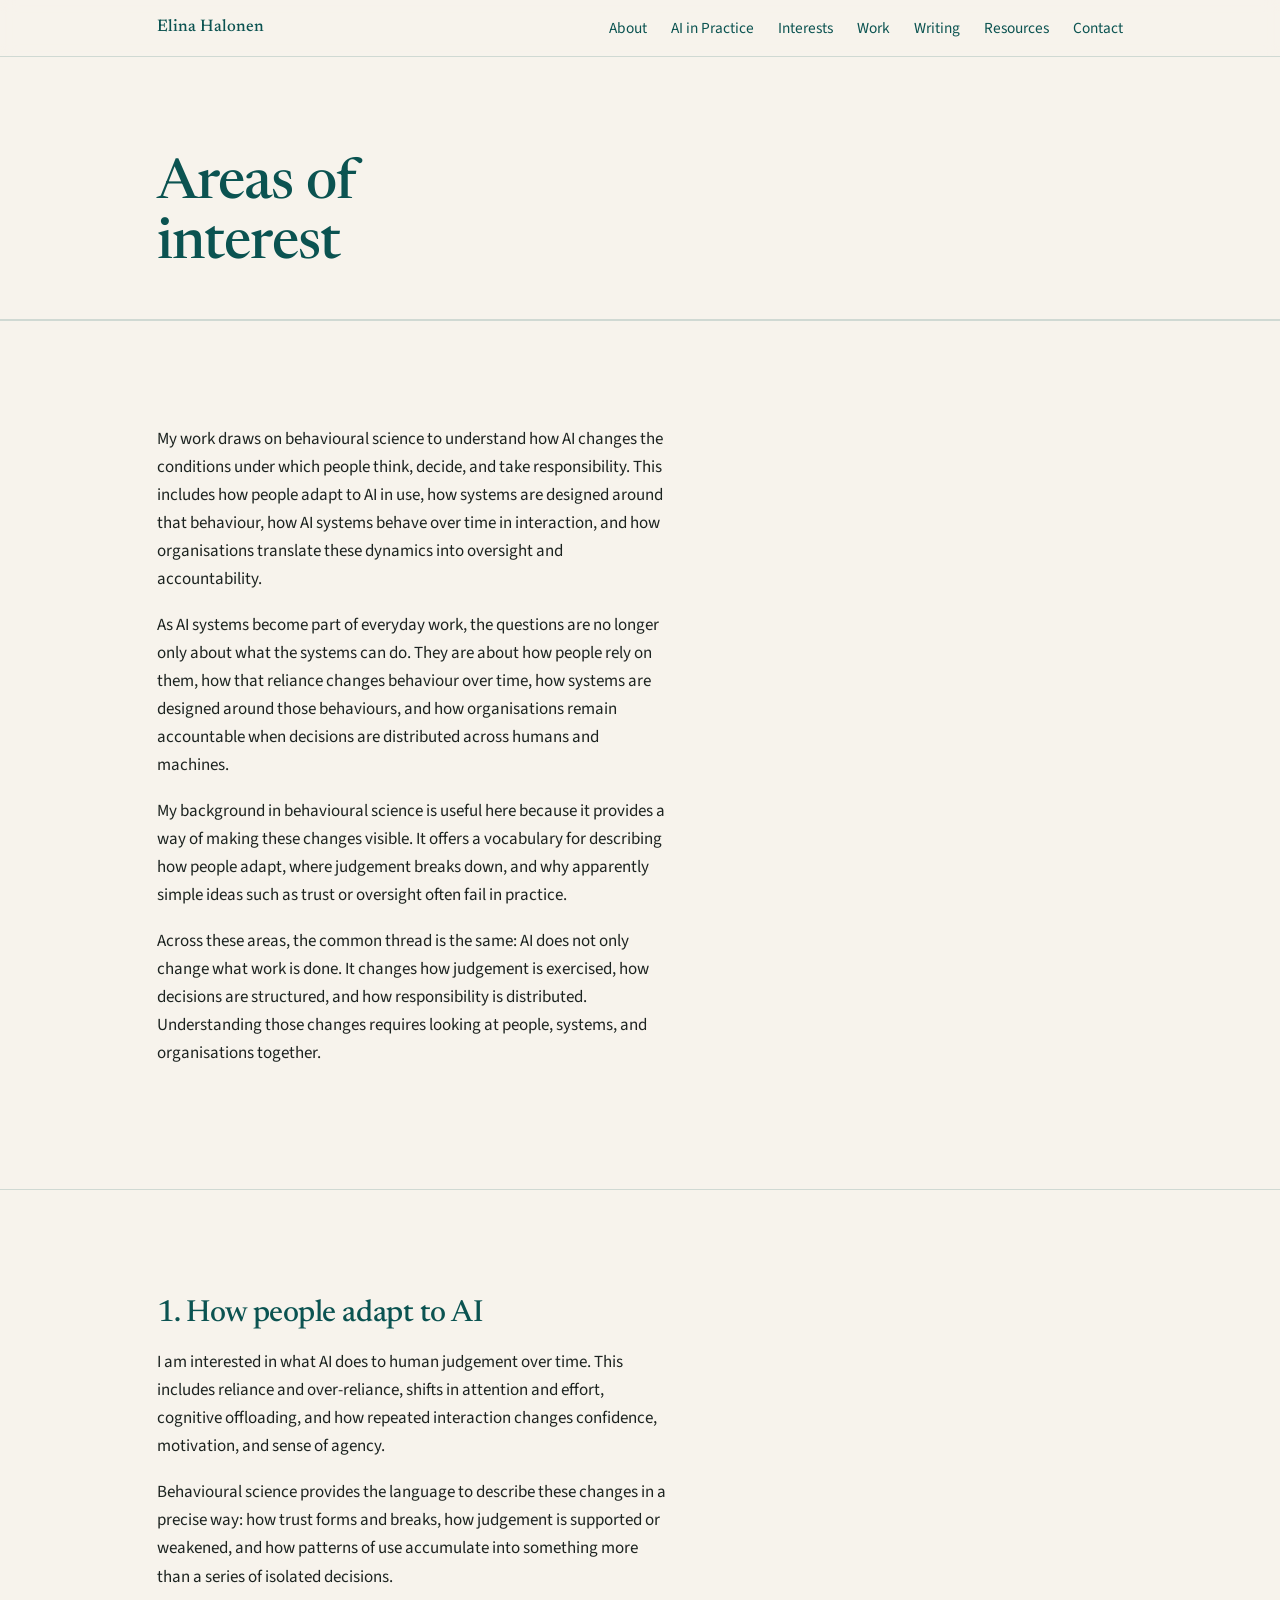
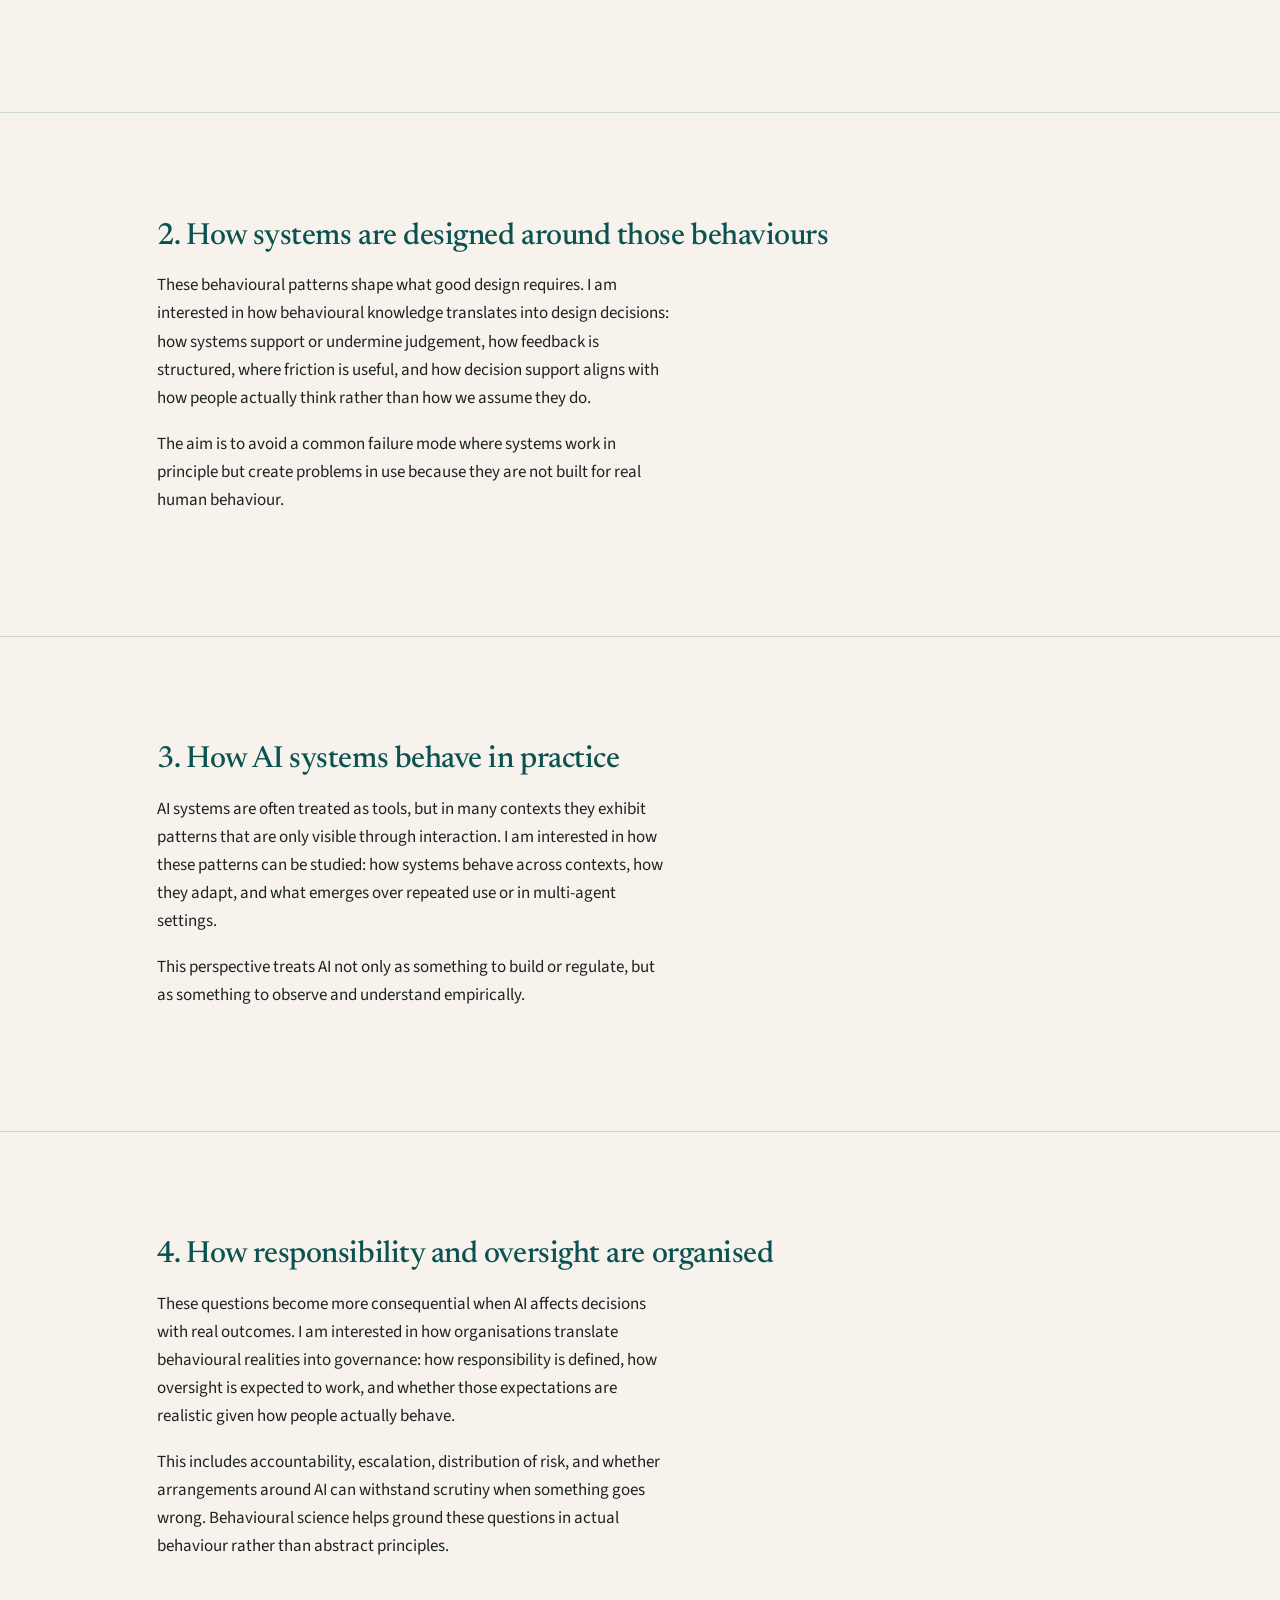
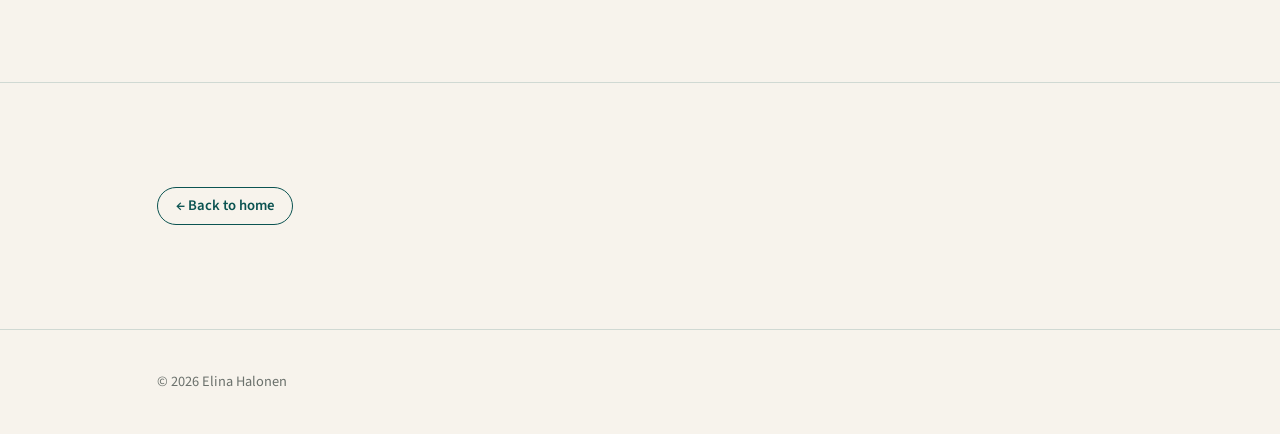
<file: areas-of-interest.html>
<!DOCTYPE html>
<html lang="en">
<head>
  <meta charset="UTF-8">
  <meta name="viewport" content="width=device-width, initial-scale=1.0">
  <title>Areas of Interest — Elina Halonen</title>
  <meta name="description" content="Four research and practice areas: how people adapt to AI, how systems are designed around those behaviours, how AI systems behave in practice, and how responsibility and oversight are organised.">
  <link rel="preconnect" href="https://fonts.googleapis.com">
  <link rel="preconnect" href="https://fonts.gstatic.com" crossorigin>
  <link href="https://fonts.googleapis.com/css2?family=Newsreader:ital,opsz,wght@0,6..72,300;0,400;0,500;1,300;1,400&family=Source+Sans+3:ital,wght@0,400;0,600;1,400&display=swap" rel="stylesheet">
  <link rel="stylesheet" href="style.css?v=10">
</head>
<body>

  <nav class="nav">
    <div class="nav-inner">
      <a href="index.html" class="nav-name">Elina Halonen</a>
      <button class="nav-toggle" aria-label="Toggle menu">&#9776;</button>
      <ul class="nav-links">
        <li><a href="index.html#about">About</a></li>
        <li><a href="ai-in-practice.html">AI in Practice</a></li>
        <li><a href="areas-of-interest.html">Interests</a></li>
        <li><a href="index.html#work">Work</a></li>
        <li><a href="index.html#writing">Writing</a></li>
        <li><a href="resources.html">Resources</a></li>
        <li><a href="index.html#contact">Contact</a></li>
      </ul>
    </div>
  </nav>

  <main>

    <section class="hero">
      <div class="hero-inner">
        <div class="hero-text">
          <h1 class="hero-name" style="font-size: clamp(2rem, 5vw, 3.5rem);">Areas of interest</h1>
        </div>
      </div>
    </section>

    <!-- INTRO -->
    <section class="section reveal">
      <div class="section-inner">
        <div class="section-content">
          <p>My work draws on behavioural science to understand how AI changes the conditions under which people think, decide, and take responsibility. This includes how people adapt to AI in use, how systems are designed around that behaviour, how AI systems behave over time in interaction, and how organisations translate these dynamics into oversight and accountability.</p>
          <p>As AI systems become part of everyday work, the questions are no longer only about what the systems can do. They are about how people rely on them, how that reliance changes behaviour over time, how systems are designed around those behaviours, and how organisations remain accountable when decisions are distributed across humans and machines.</p>
          <p>My background in behavioural science is useful here because it provides a way of making these changes visible. It offers a vocabulary for describing how people adapt, where judgement breaks down, and why apparently simple ideas such as trust or oversight often fail in practice.</p>
          <p>Across these areas, the common thread is the same: AI does not only change what work is done. It changes how judgement is exercised, how decisions are structured, and how responsibility is distributed. Understanding those changes requires looking at people, systems, and organisations together.</p>
        </div>
      </div>
    </section>

    <!-- 1 -->
    <section class="section reveal">
      <div class="section-inner">
        <h2 class="section-label">1. How people adapt to AI</h2>
        <div class="section-content">
          <p>I am interested in what AI does to human judgement over time. This includes reliance and over-reliance, shifts in attention and effort, cognitive offloading, and how repeated interaction changes confidence, motivation, and sense of agency.</p>
          <p>Behavioural science provides the language to describe these changes in a precise way: how trust forms and breaks, how judgement is supported or weakened, and how patterns of use accumulate into something more than a series of isolated decisions.</p>
        </div>
      </div>
    </section>

    <!-- 2 -->
    <section class="section reveal">
      <div class="section-inner">
        <h2 class="section-label">2. How systems are designed around those behaviours</h2>
        <div class="section-content">
          <p>These behavioural patterns shape what good design requires. I am interested in how behavioural knowledge translates into design decisions: how systems support or undermine judgement, how feedback is structured, where friction is useful, and how decision support aligns with how people actually think rather than how we assume they do.</p>
          <p>The aim is to avoid a common failure mode where systems work in principle but create problems in use because they are not built for real human behaviour.</p>
        </div>
      </div>
    </section>

    <!-- 3 -->
    <section class="section reveal">
      <div class="section-inner">
        <h2 class="section-label">3. How AI systems behave in practice</h2>
        <div class="section-content">
          <p>AI systems are often treated as tools, but in many contexts they exhibit patterns that are only visible through interaction. I am interested in how these patterns can be studied: how systems behave across contexts, how they adapt, and what emerges over repeated use or in multi-agent settings.</p>
          <p>This perspective treats AI not only as something to build or regulate, but as something to observe and understand empirically.</p>
        </div>
      </div>
    </section>

    <!-- 4 -->
    <section class="section reveal">
      <div class="section-inner">
        <h2 class="section-label">4. How responsibility and oversight are organised</h2>
        <div class="section-content">
          <p>These questions become more consequential when AI affects decisions with real outcomes. I am interested in how organisations translate behavioural realities into governance: how responsibility is defined, how oversight is expected to work, and whether those expectations are realistic given how people actually behave.</p>
          <p>This includes accountability, escalation, distribution of risk, and whether arrangements around AI can withstand scrutiny when something goes wrong. Behavioural science helps ground these questions in actual behaviour rather than abstract principles.</p>
        </div>
      </div>
    </section>

    <section class="section">
      <div class="section-inner">
        <a href="index.html" class="btn btn-outline">&larr; Back to home</a>
      </div>
    </section>

  </main>

  <footer class="footer">
    <div class="footer-inner">
      <span>© 2026 Elina Halonen</span>
    </div>
  </footer>

  <script>
    document.querySelector('.nav-toggle').addEventListener('click', function() {
      document.querySelector('.nav-links').classList.toggle('is-open');
    });
    document.querySelectorAll('.nav-links a').forEach(function(link) {
      link.addEventListener('click', function() {
        document.querySelector('.nav-links').classList.remove('is-open');
      });
    });

    var revealEls = document.querySelectorAll('.reveal');
    revealEls.forEach(function(el) { el.classList.add('reveal-js-ready'); });
    var revealObserver = new IntersectionObserver(function(entries) {
      entries.forEach(function(entry) {
        if (entry.isIntersecting) {
          entry.target.classList.add('is-visible');
          revealObserver.unobserve(entry.target);
        }
      });
    }, { threshold: 0.06 });
    revealEls.forEach(function(el) { revealObserver.observe(el); });
  </script>

</body>
</html>
</file>
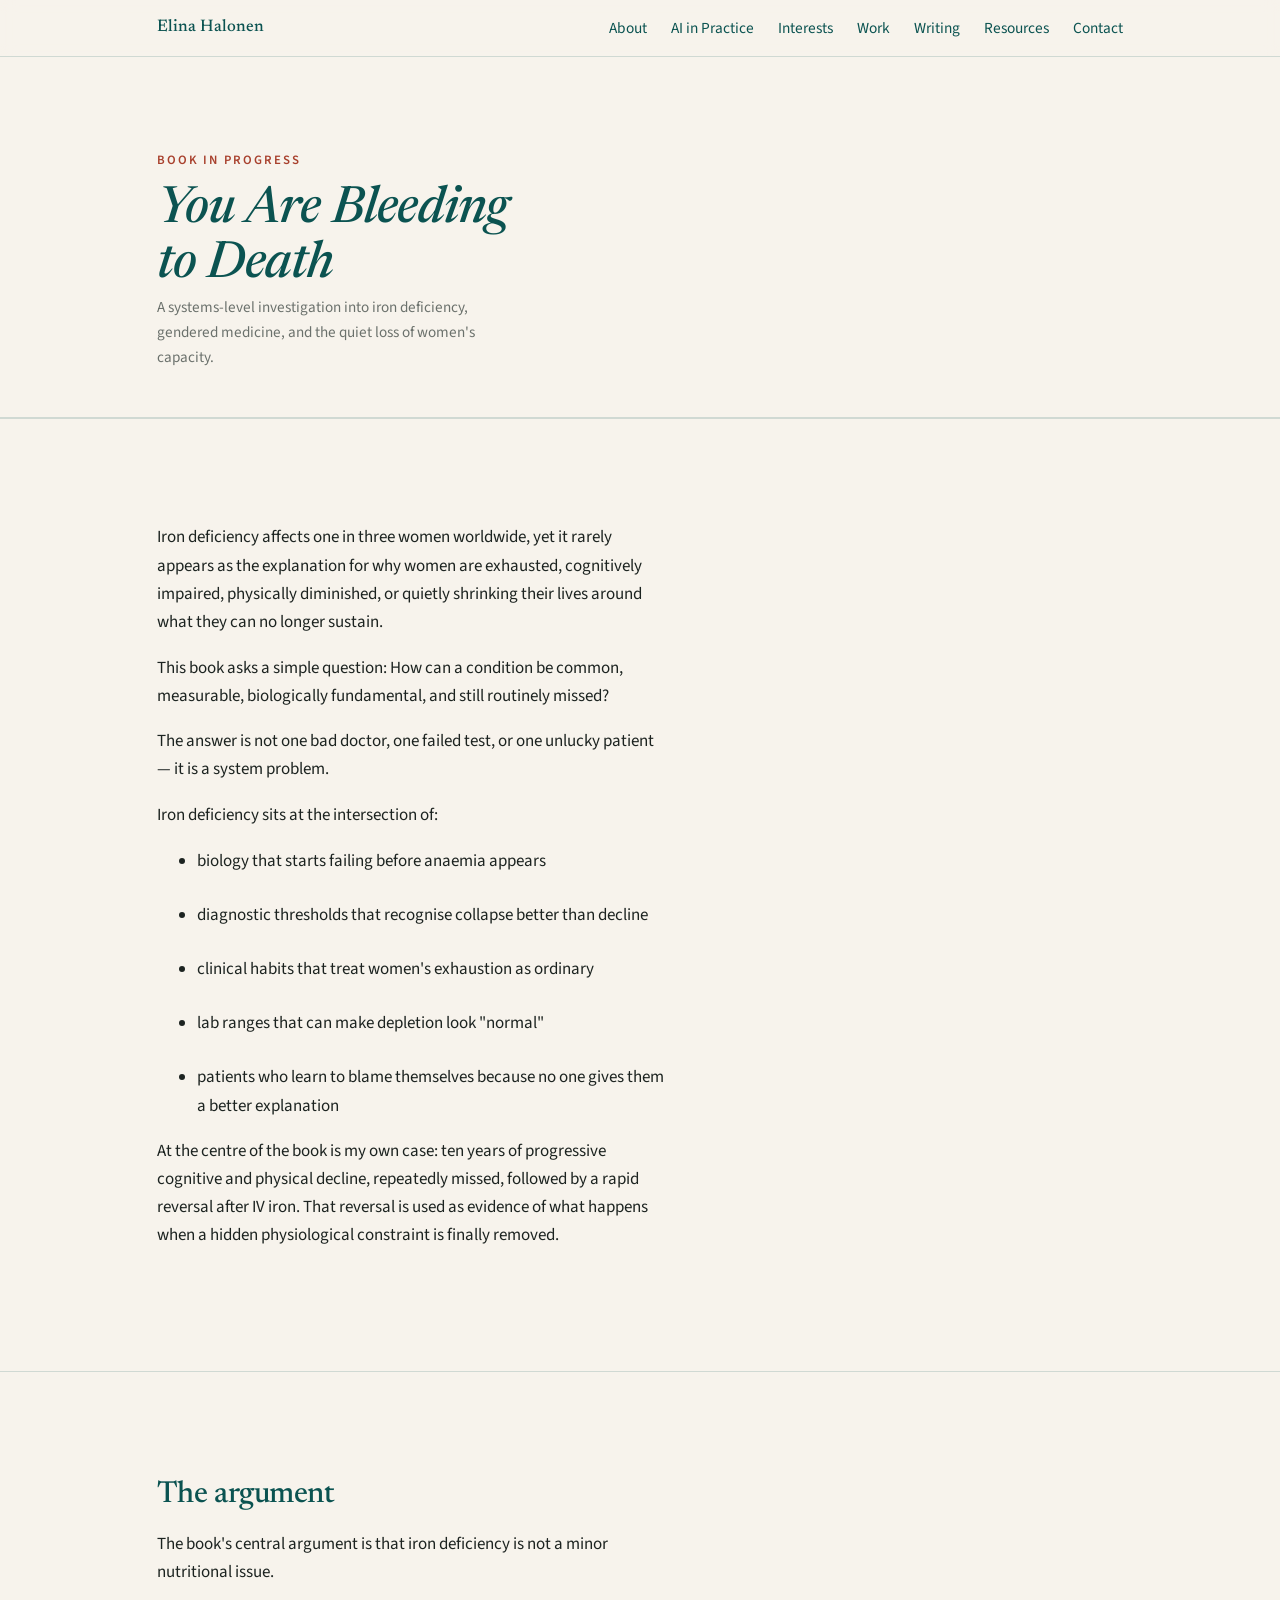
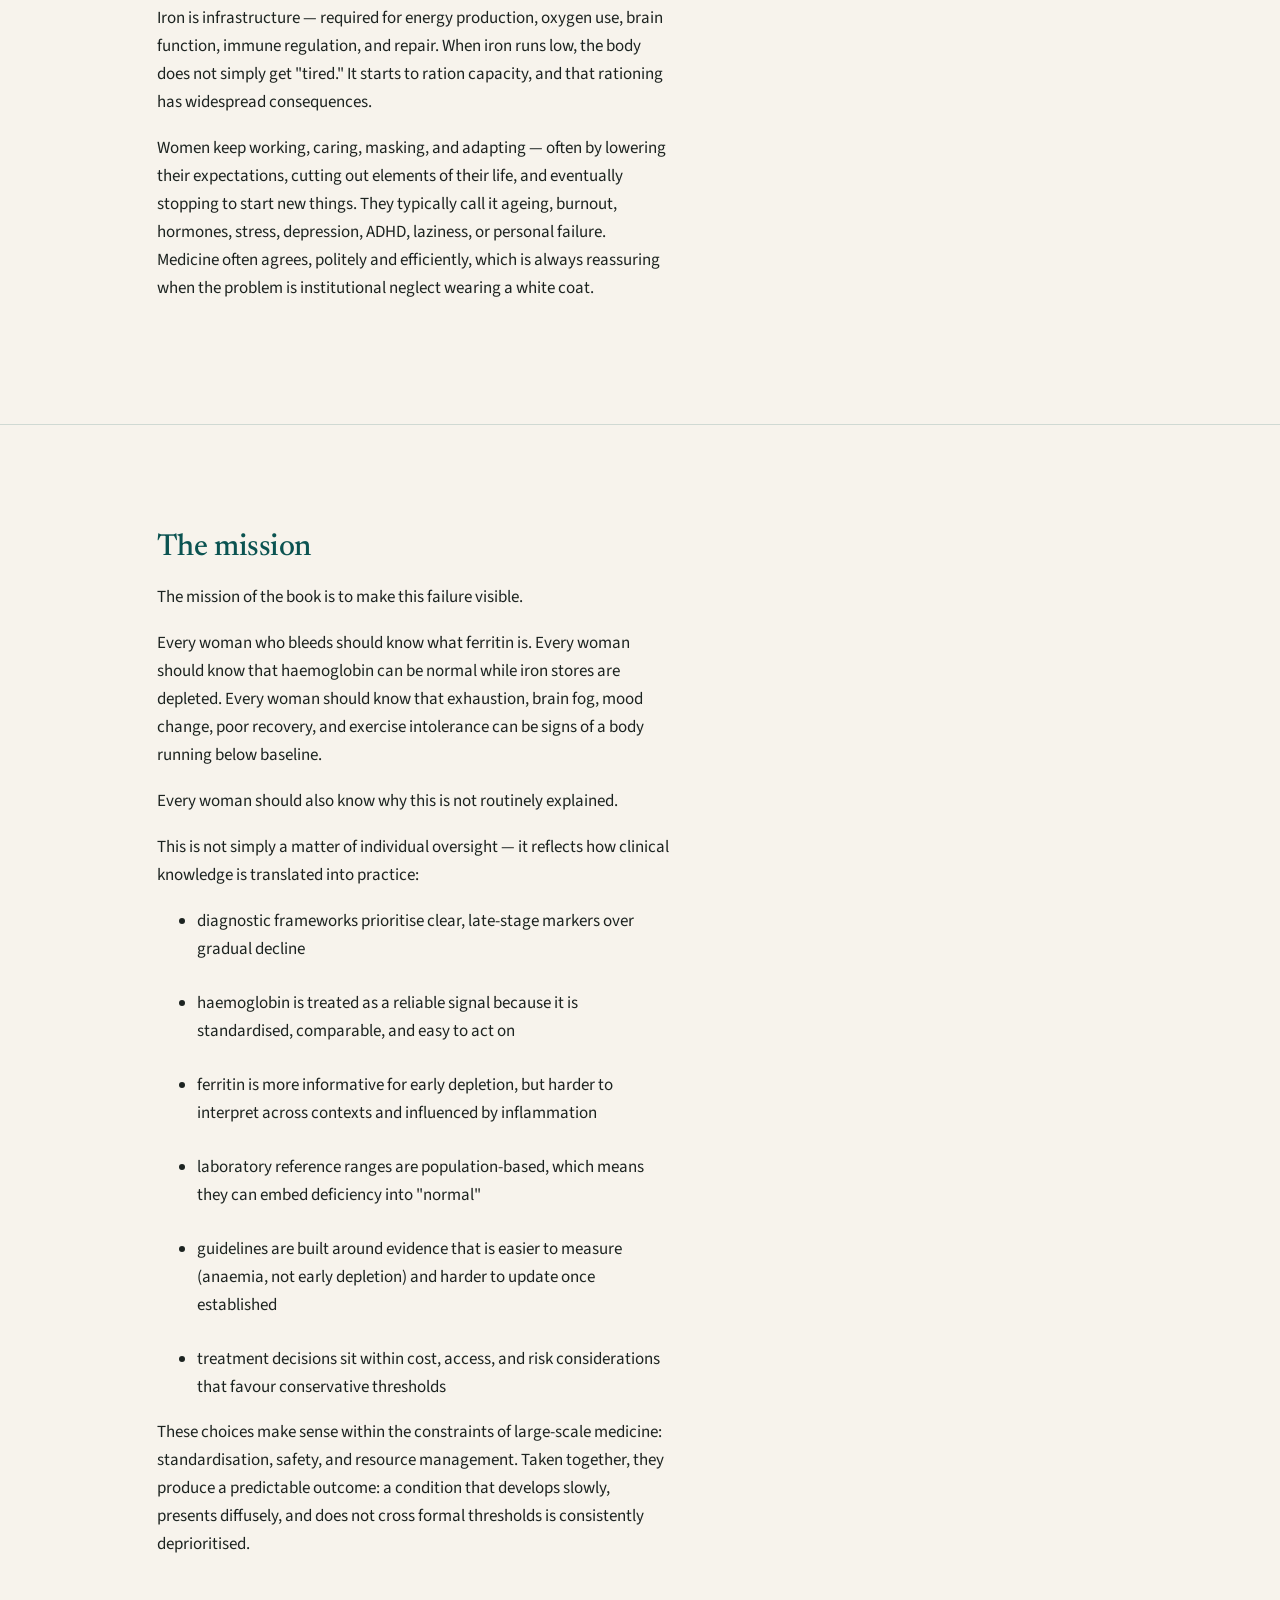
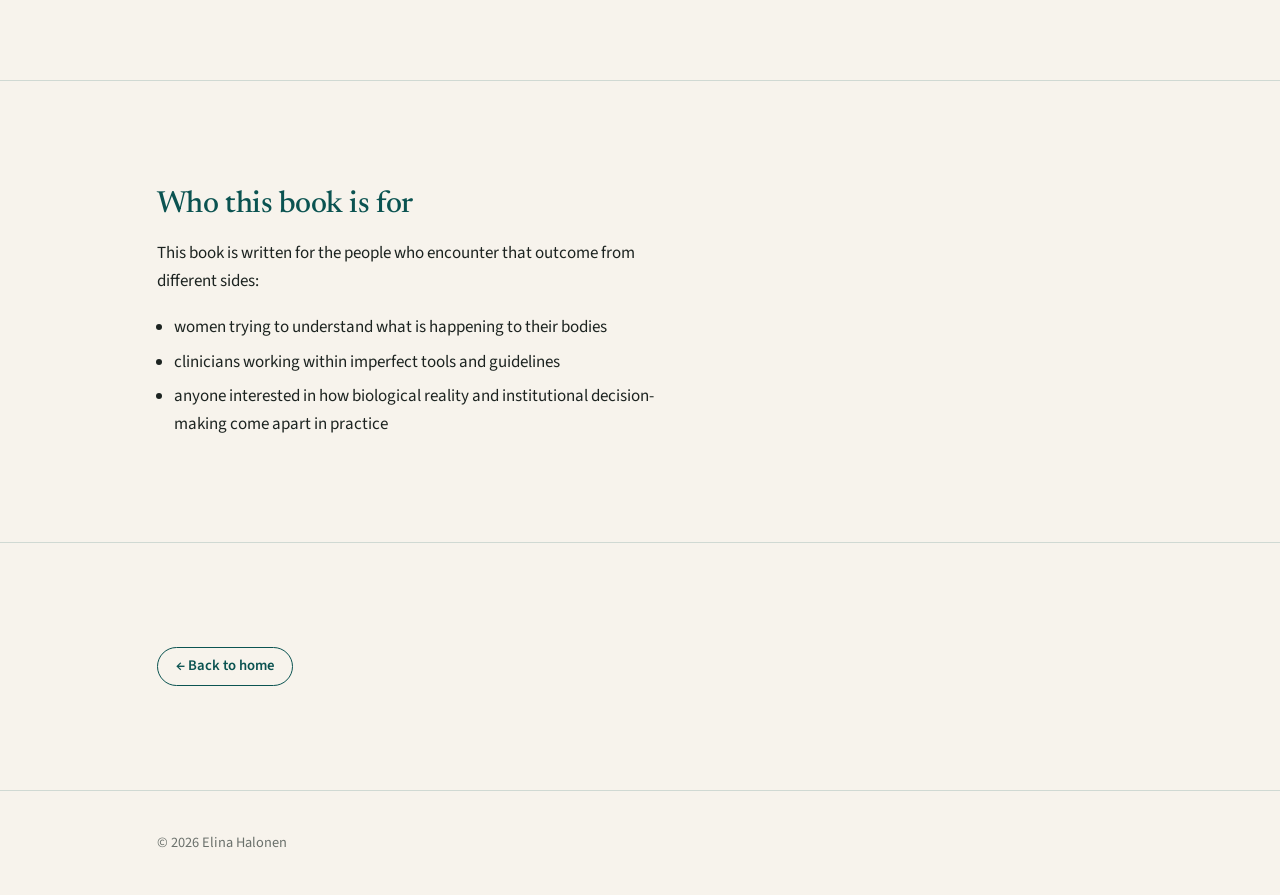
<file: book-bleeding.html>
<!DOCTYPE html>
<html lang="en">
<head>
  <meta charset="UTF-8">
  <meta name="viewport" content="width=device-width, initial-scale=1.0">
  <title>You Are Bleeding to Death — Elina Halonen</title>
  <meta name="description" content="You Are Bleeding to Death — a systems-level investigation into iron deficiency, gendered medicine, and the quiet loss of women's capacity. A book by Elina Halonen.">
  <link rel="preconnect" href="https://fonts.googleapis.com">
  <link rel="preconnect" href="https://fonts.gstatic.com" crossorigin>
  <link href="https://fonts.googleapis.com/css2?family=Newsreader:ital,opsz,wght@0,6..72,300;0,400;0,500;1,300;1,400&family=Source+Sans+3:ital,wght@0,400;0,600;1,400&display=swap" rel="stylesheet">
  <link rel="stylesheet" href="style.css?v=10">
</head>
<body>

  <nav class="nav">
    <div class="nav-inner">
      <a href="index.html" class="nav-name">Elina Halonen</a>
      <button class="nav-toggle" aria-label="Toggle menu">&#9776;</button>
      <ul class="nav-links">
        <li><a href="index.html#about">About</a></li>
        <li><a href="ai-in-practice.html">AI in Practice</a></li>
        <li><a href="areas-of-interest.html">Interests</a></li>
        <li><a href="index.html#work">Work</a></li>
        <li><a href="index.html#writing">Writing</a></li>
        <li><a href="resources.html">Resources</a></li>
        <li><a href="index.html#contact">Contact</a></li>
      </ul>
    </div>
  </nav>

  <main>

    <section class="hero">
      <div class="hero-inner">
        <div class="hero-text">
          <span class="book-tag">Book in progress</span>
          <h1 class="hero-name" style="font-size: clamp(1.9rem, 4.5vw, 3.2rem); font-style: italic;">You Are Bleeding to Death</h1>
          <p class="book-subtitle">A systems-level investigation into iron deficiency, gendered medicine, and the quiet loss of women's capacity.</p>
        </div>
      </div>
    </section>

    <!-- OPENING -->
    <section class="section reveal" id="about">
      <div class="section-inner">
        <div class="section-content">
          <p>Iron deficiency affects one in three women worldwide, yet it rarely appears as the explanation for why women are exhausted, cognitively impaired, physically diminished, or quietly shrinking their lives around what they can no longer sustain.</p>
          <p>This book asks a simple question: How can a condition be common, measurable, biologically fundamental, and still routinely missed?</p>
          <p>The answer is not one bad doctor, one failed test, or one unlucky patient — it is a system problem.</p>
          <p>Iron deficiency sits at the intersection of:</p>
          <ul class="book-list">
            <li>biology that starts failing before anaemia appears</li>
            <li>diagnostic thresholds that recognise collapse better than decline</li>
            <li>clinical habits that treat women's exhaustion as ordinary</li>
            <li>lab ranges that can make depletion look "normal"</li>
            <li>patients who learn to blame themselves because no one gives them a better explanation</li>
          </ul>
          <p>At the centre of the book is my own case: ten years of progressive cognitive and physical decline, repeatedly missed, followed by a rapid reversal after IV iron. That reversal is used as evidence of what happens when a hidden physiological constraint is finally removed.</p>
        </div>
      </div>
    </section>

    <!-- THE ARGUMENT -->
    <section class="section reveal" id="argument">
      <div class="section-inner">
        <h2 class="section-label">The argument</h2>
        <div class="section-content">
          <p>The book's central argument is that iron deficiency is not a minor nutritional issue.</p>
          <p>Iron is infrastructure — required for energy production, oxygen use, brain function, immune regulation, and repair. When iron runs low, the body does not simply get "tired." It starts to ration capacity, and that rationing has widespread consequences.</p>
          <p>Women keep working, caring, masking, and adapting — often by lowering their expectations, cutting out elements of their life, and eventually stopping to start new things. They typically call it ageing, burnout, hormones, stress, depression, ADHD, laziness, or personal failure. Medicine often agrees, politely and efficiently, which is always reassuring when the problem is institutional neglect wearing a white coat.</p>
        </div>
      </div>
    </section>

    <!-- THE MISSION -->
    <section class="section reveal" id="mission">
      <div class="section-inner">
        <h2 class="section-label">The mission</h2>
        <div class="section-content">
          <p>The mission of the book is to make this failure visible.</p>
          <p>Every woman who bleeds should know what ferritin is. Every woman should know that haemoglobin can be normal while iron stores are depleted. Every woman should know that exhaustion, brain fog, mood change, poor recovery, and exercise intolerance can be signs of a body running below baseline.</p>
          <p>Every woman should also know why this is not routinely explained.</p>
          <p>This is not simply a matter of individual oversight — it reflects how clinical knowledge is translated into practice:</p>
          <ul class="book-list">
            <li>diagnostic frameworks prioritise clear, late-stage markers over gradual decline</li>
            <li>haemoglobin is treated as a reliable signal because it is standardised, comparable, and easy to act on</li>
            <li>ferritin is more informative for early depletion, but harder to interpret across contexts and influenced by inflammation</li>
            <li>laboratory reference ranges are population-based, which means they can embed deficiency into "normal"</li>
            <li>guidelines are built around evidence that is easier to measure (anaemia, not early depletion) and harder to update once established</li>
            <li>treatment decisions sit within cost, access, and risk considerations that favour conservative thresholds</li>
          </ul>
          <p>These choices make sense within the constraints of large-scale medicine: standardisation, safety, and resource management. Taken together, they produce a predictable outcome: a condition that develops slowly, presents diffusely, and does not cross formal thresholds is consistently deprioritised.</p>
        </div>
      </div>
    </section>

    <!-- WHO THIS IS FOR -->
    <section class="section reveal" id="audience">
      <div class="section-inner">
        <h2 class="section-label">Who this book is for</h2>
        <div class="section-content">
          <p>This book is written for the people who encounter that outcome from different sides:</p>
          <ul class="readers-list">
            <li>women trying to understand what is happening to their bodies</li>
            <li>clinicians working within imperfect tools and guidelines</li>
            <li>anyone interested in how biological reality and institutional decision-making come apart in practice</li>
          </ul>
        </div>
      </div>
    </section>

    <!-- BACK -->
    <section class="section">
      <div class="section-inner">
        <a href="index.html" class="btn btn-outline">&larr; Back to home</a>
      </div>
    </section>

  </main>

  <footer class="footer">
    <div class="footer-inner">
      <span>© 2026 Elina Halonen</span>
    </div>
  </footer>

  <script>
    document.querySelector('.nav-toggle').addEventListener('click', function() {
      document.querySelector('.nav-links').classList.toggle('is-open');
    });
    document.querySelectorAll('.nav-links a').forEach(function(link) {
      link.addEventListener('click', function() {
        document.querySelector('.nav-links').classList.remove('is-open');
      });
    });

    var revealEls = document.querySelectorAll('.reveal');
    revealEls.forEach(function(el) { el.classList.add('reveal-js-ready'); });
    var revealObserver = new IntersectionObserver(function(entries) {
      entries.forEach(function(entry) {
        if (entry.isIntersecting) {
          entry.target.classList.add('is-visible');
          revealObserver.unobserve(entry.target);
        }
      });
    }, { threshold: 0.06 });
    revealEls.forEach(function(el) { revealObserver.observe(el); });
  </script>

</body>
</html>
</file>
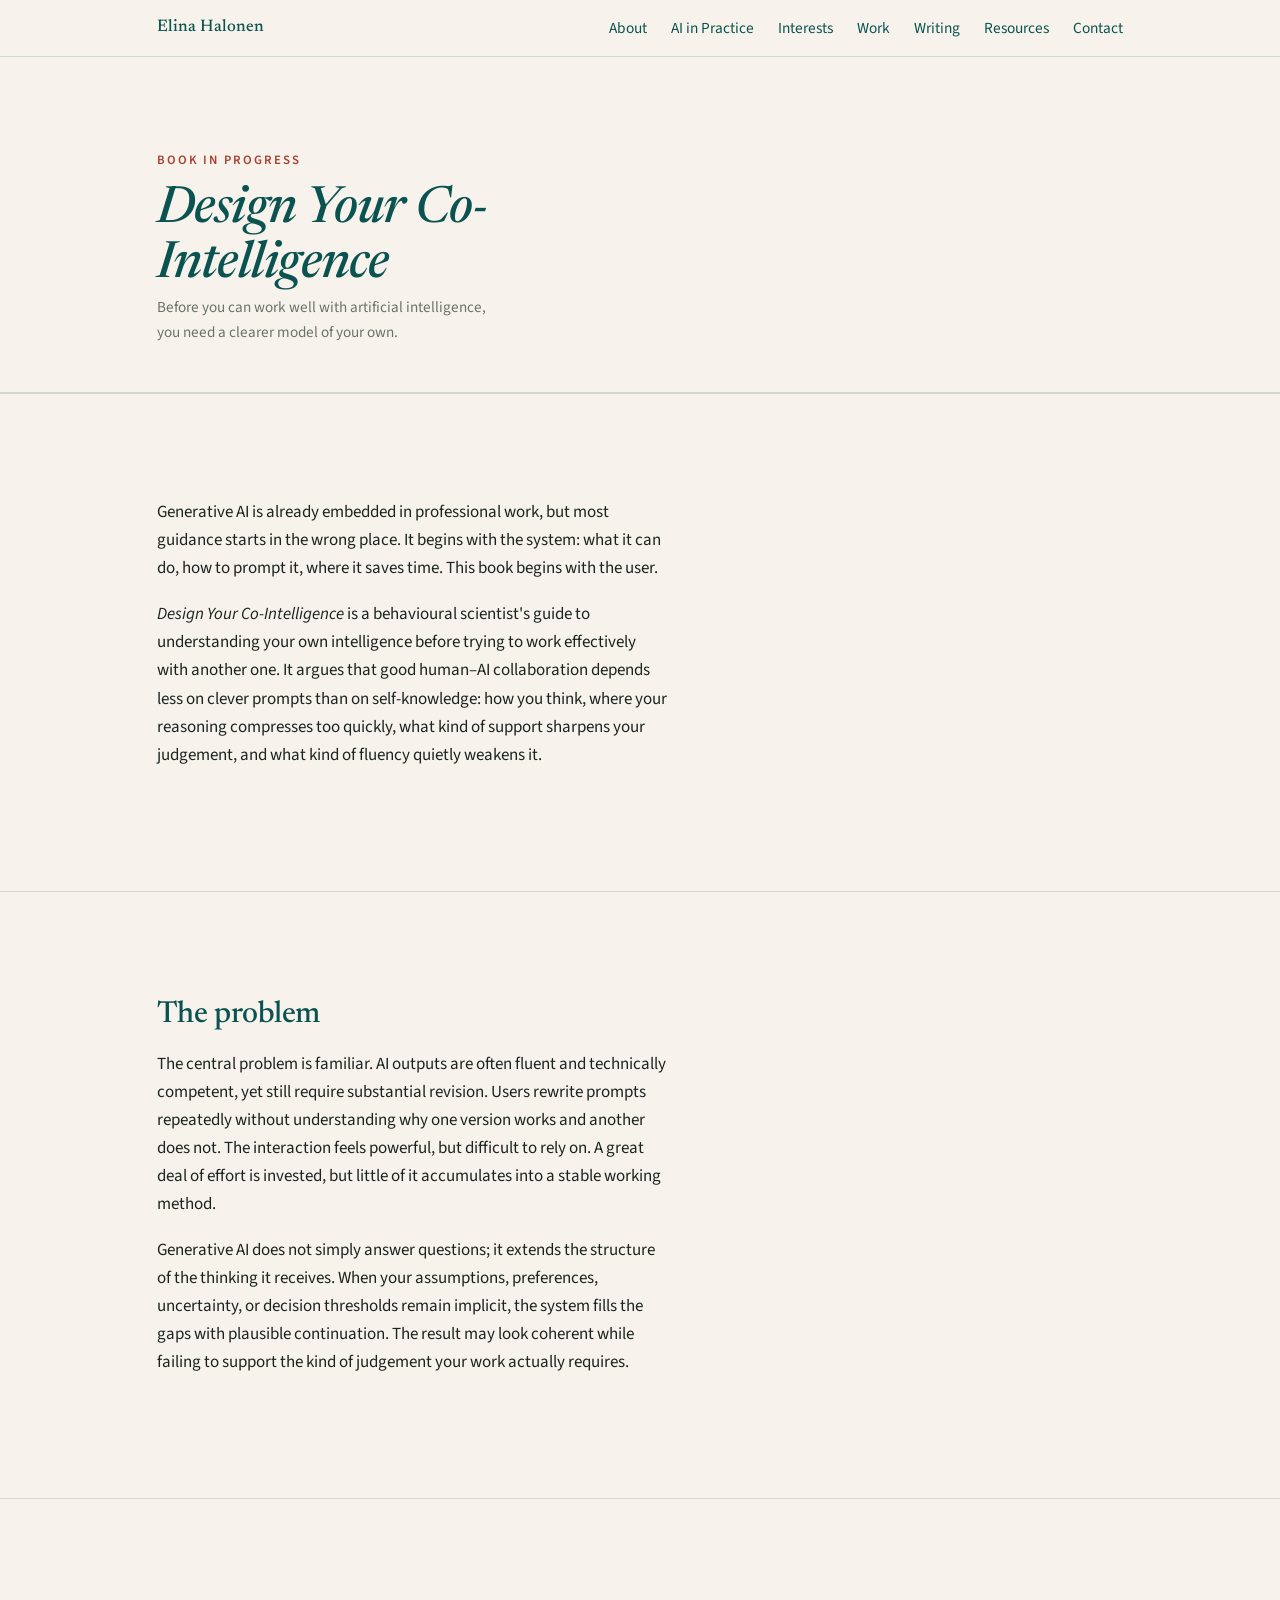
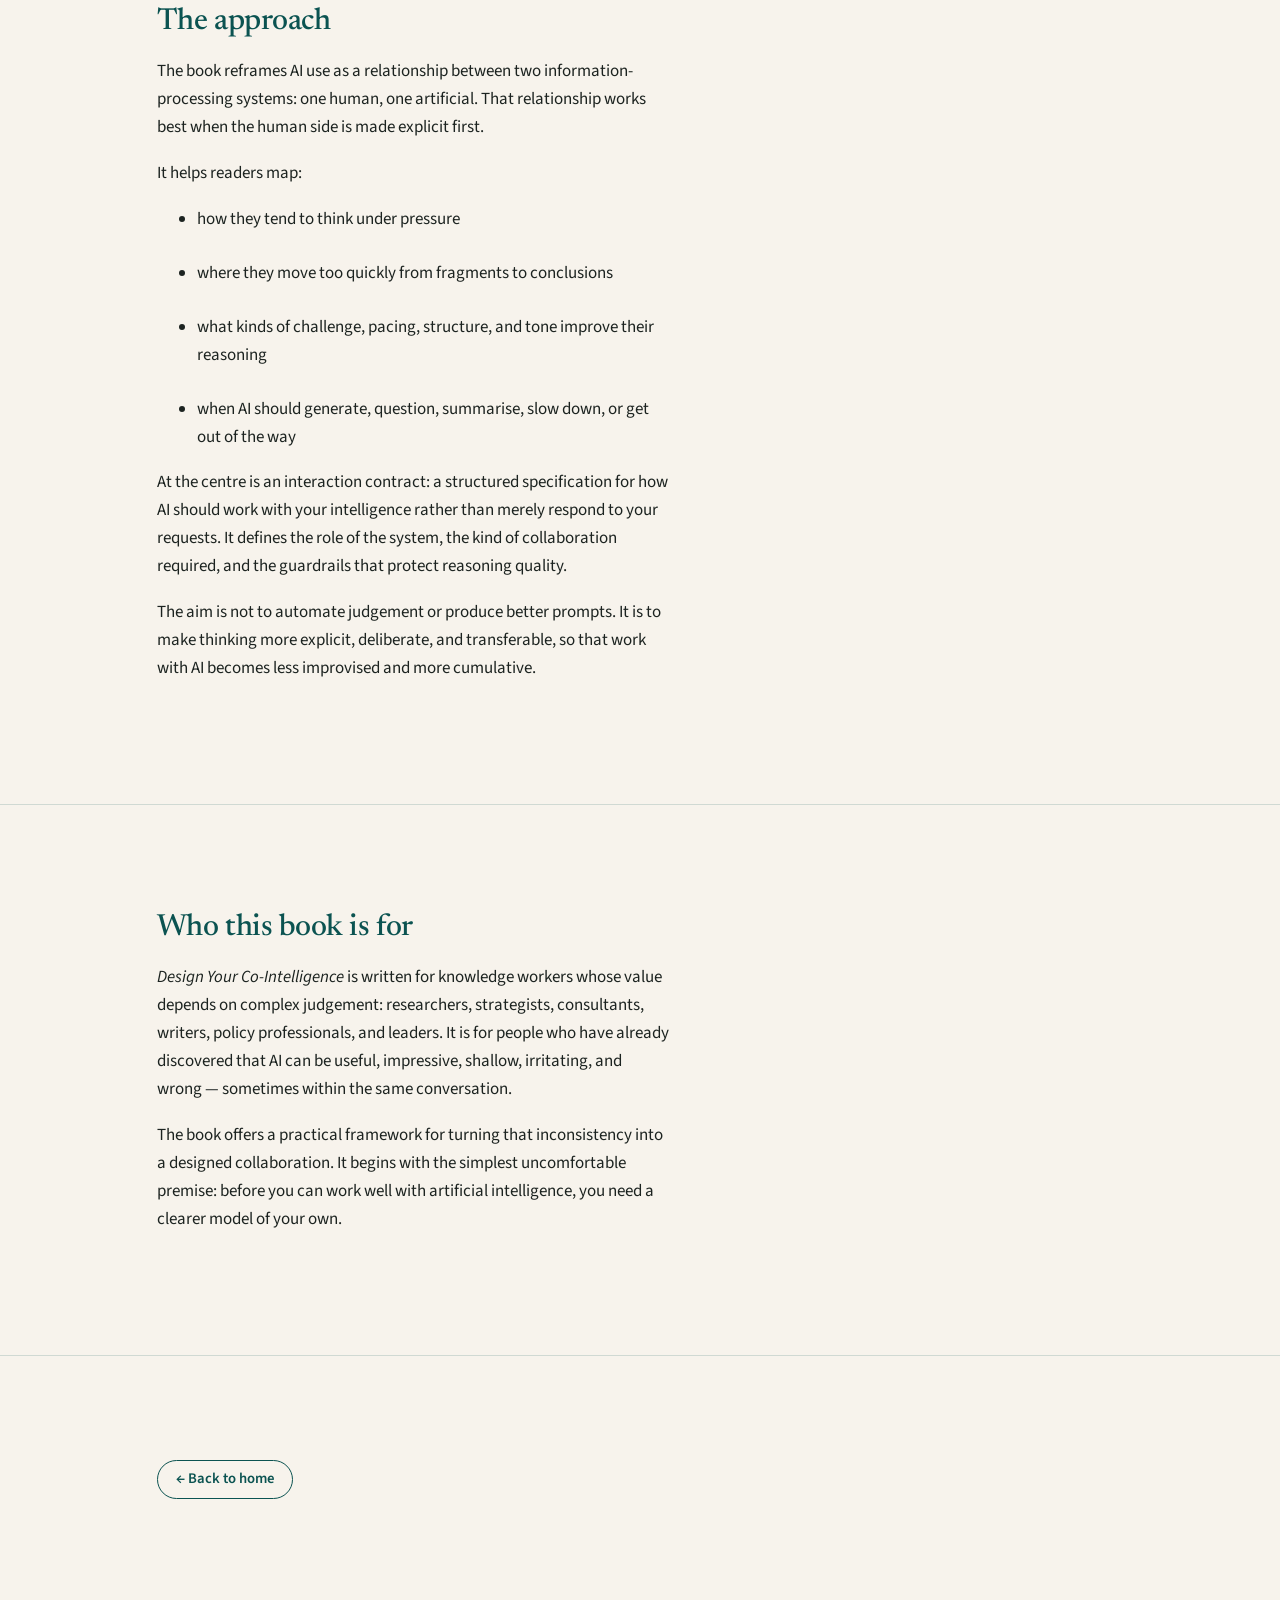
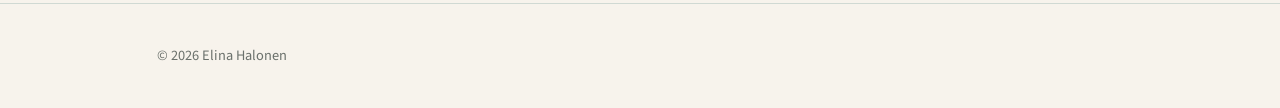
<file: book-co-intelligence.html>
<!DOCTYPE html>
<html lang="en">
<head>
  <meta charset="UTF-8">
  <meta name="viewport" content="width=device-width, initial-scale=1.0">
  <title>Design Your Co-Intelligence — Elina Halonen</title>
  <meta name="description" content="Design Your Co-Intelligence — a behavioural scientist's guide to human–AI collaboration by Elina Halonen.">
  <link rel="preconnect" href="https://fonts.googleapis.com">
  <link rel="preconnect" href="https://fonts.gstatic.com" crossorigin>
  <link href="https://fonts.googleapis.com/css2?family=Newsreader:ital,opsz,wght@0,6..72,300;0,400;0,500;1,300;1,400&family=Source+Sans+3:ital,wght@0,400;0,600;1,400&display=swap" rel="stylesheet">
  <link rel="stylesheet" href="style.css?v=10">
</head>
<body>

  <nav class="nav">
    <div class="nav-inner">
      <a href="index.html" class="nav-name">Elina Halonen</a>
      <button class="nav-toggle" aria-label="Toggle menu">&#9776;</button>
      <ul class="nav-links">
        <li><a href="index.html#about">About</a></li>
        <li><a href="ai-in-practice.html">AI in Practice</a></li>
        <li><a href="areas-of-interest.html">Interests</a></li>
        <li><a href="index.html#work">Work</a></li>
        <li><a href="index.html#writing">Writing</a></li>
        <li><a href="resources.html">Resources</a></li>
        <li><a href="index.html#contact">Contact</a></li>
      </ul>
    </div>
  </nav>

  <main>

    <section class="hero">
      <div class="hero-inner">
        <div class="hero-text">
          <span class="book-tag">Book in progress</span>
          <h1 class="hero-name" style="font-size: clamp(1.9rem, 4.5vw, 3.2rem); font-style: italic;">Design Your Co-Intelligence</h1>
          <p class="book-subtitle">Before you can work well with artificial intelligence, you need a clearer model of your own.</p>
        </div>
      </div>
    </section>

    <!-- OPENING -->
    <section class="section reveal" id="about">
      <div class="section-inner">
        <div class="section-content">
          <p>Generative AI is already embedded in professional work, but most guidance starts in the wrong place. It begins with the system: what it can do, how to prompt it, where it saves time. This book begins with the user.</p>
          <p><em>Design Your Co-Intelligence</em> is a behavioural scientist's guide to understanding your own intelligence before trying to work effectively with another one. It argues that good human–AI collaboration depends less on clever prompts than on self-knowledge: how you think, where your reasoning compresses too quickly, what kind of support sharpens your judgement, and what kind of fluency quietly weakens it.</p>
        </div>
      </div>
    </section>

    <!-- THE PROBLEM -->
    <section class="section reveal" id="problem">
      <div class="section-inner">
        <h2 class="section-label">The problem</h2>
        <div class="section-content">
          <p>The central problem is familiar. AI outputs are often fluent and technically competent, yet still require substantial revision. Users rewrite prompts repeatedly without understanding why one version works and another does not. The interaction feels powerful, but difficult to rely on. A great deal of effort is invested, but little of it accumulates into a stable working method.</p>
          <p>Generative AI does not simply answer questions; it extends the structure of the thinking it receives. When your assumptions, preferences, uncertainty, or decision thresholds remain implicit, the system fills the gaps with plausible continuation. The result may look coherent while failing to support the kind of judgement your work actually requires.</p>
        </div>
      </div>
    </section>

    <!-- THE APPROACH -->
    <section class="section reveal" id="approach">
      <div class="section-inner">
        <h2 class="section-label">The approach</h2>
        <div class="section-content">
          <p>The book reframes AI use as a relationship between two information-processing systems: one human, one artificial. That relationship works best when the human side is made explicit first.</p>
          <p>It helps readers map:</p>
          <ul class="book-list">
            <li>how they tend to think under pressure</li>
            <li>where they move too quickly from fragments to conclusions</li>
            <li>what kinds of challenge, pacing, structure, and tone improve their reasoning</li>
            <li>when AI should generate, question, summarise, slow down, or get out of the way</li>
          </ul>
          <p>At the centre is an interaction contract: a structured specification for how AI should work with your intelligence rather than merely respond to your requests. It defines the role of the system, the kind of collaboration required, and the guardrails that protect reasoning quality.</p>
          <p>The aim is not to automate judgement or produce better prompts. It is to make thinking more explicit, deliberate, and transferable, so that work with AI becomes less improvised and more cumulative.</p>
        </div>
      </div>
    </section>

    <!-- WHO THIS IS FOR -->
    <section class="section reveal" id="audience">
      <div class="section-inner">
        <h2 class="section-label">Who this book is for</h2>
        <div class="section-content">
          <p><em>Design Your Co-Intelligence</em> is written for knowledge workers whose value depends on complex judgement: researchers, strategists, consultants, writers, policy professionals, and leaders. It is for people who have already discovered that AI can be useful, impressive, shallow, irritating, and wrong — sometimes within the same conversation.</p>
          <p>The book offers a practical framework for turning that inconsistency into a designed collaboration. It begins with the simplest uncomfortable premise: before you can work well with artificial intelligence, you need a clearer model of your own.</p>
        </div>
      </div>
    </section>

    <!-- BACK -->
    <section class="section">
      <div class="section-inner">
        <a href="index.html" class="btn btn-outline">&larr; Back to home</a>
      </div>
    </section>

  </main>

  <footer class="footer">
    <div class="footer-inner">
      <span>© 2026 Elina Halonen</span>
    </div>
  </footer>

  <script>
    document.querySelector('.nav-toggle').addEventListener('click', function() {
      document.querySelector('.nav-links').classList.toggle('is-open');
    });
    document.querySelectorAll('.nav-links a').forEach(function(link) {
      link.addEventListener('click', function() {
        document.querySelector('.nav-links').classList.remove('is-open');
      });
    });

    var revealEls = document.querySelectorAll('.reveal');
    revealEls.forEach(function(el) { el.classList.add('reveal-js-ready'); });
    var revealObserver = new IntersectionObserver(function(entries) {
      entries.forEach(function(entry) {
        if (entry.isIntersecting) {
          entry.target.classList.add('is-visible');
          revealObserver.unobserve(entry.target);
        }
      });
    }, { threshold: 0.06 });
    revealEls.forEach(function(el) { revealObserver.observe(el); });
  </script>

</body>
</html>
</file>
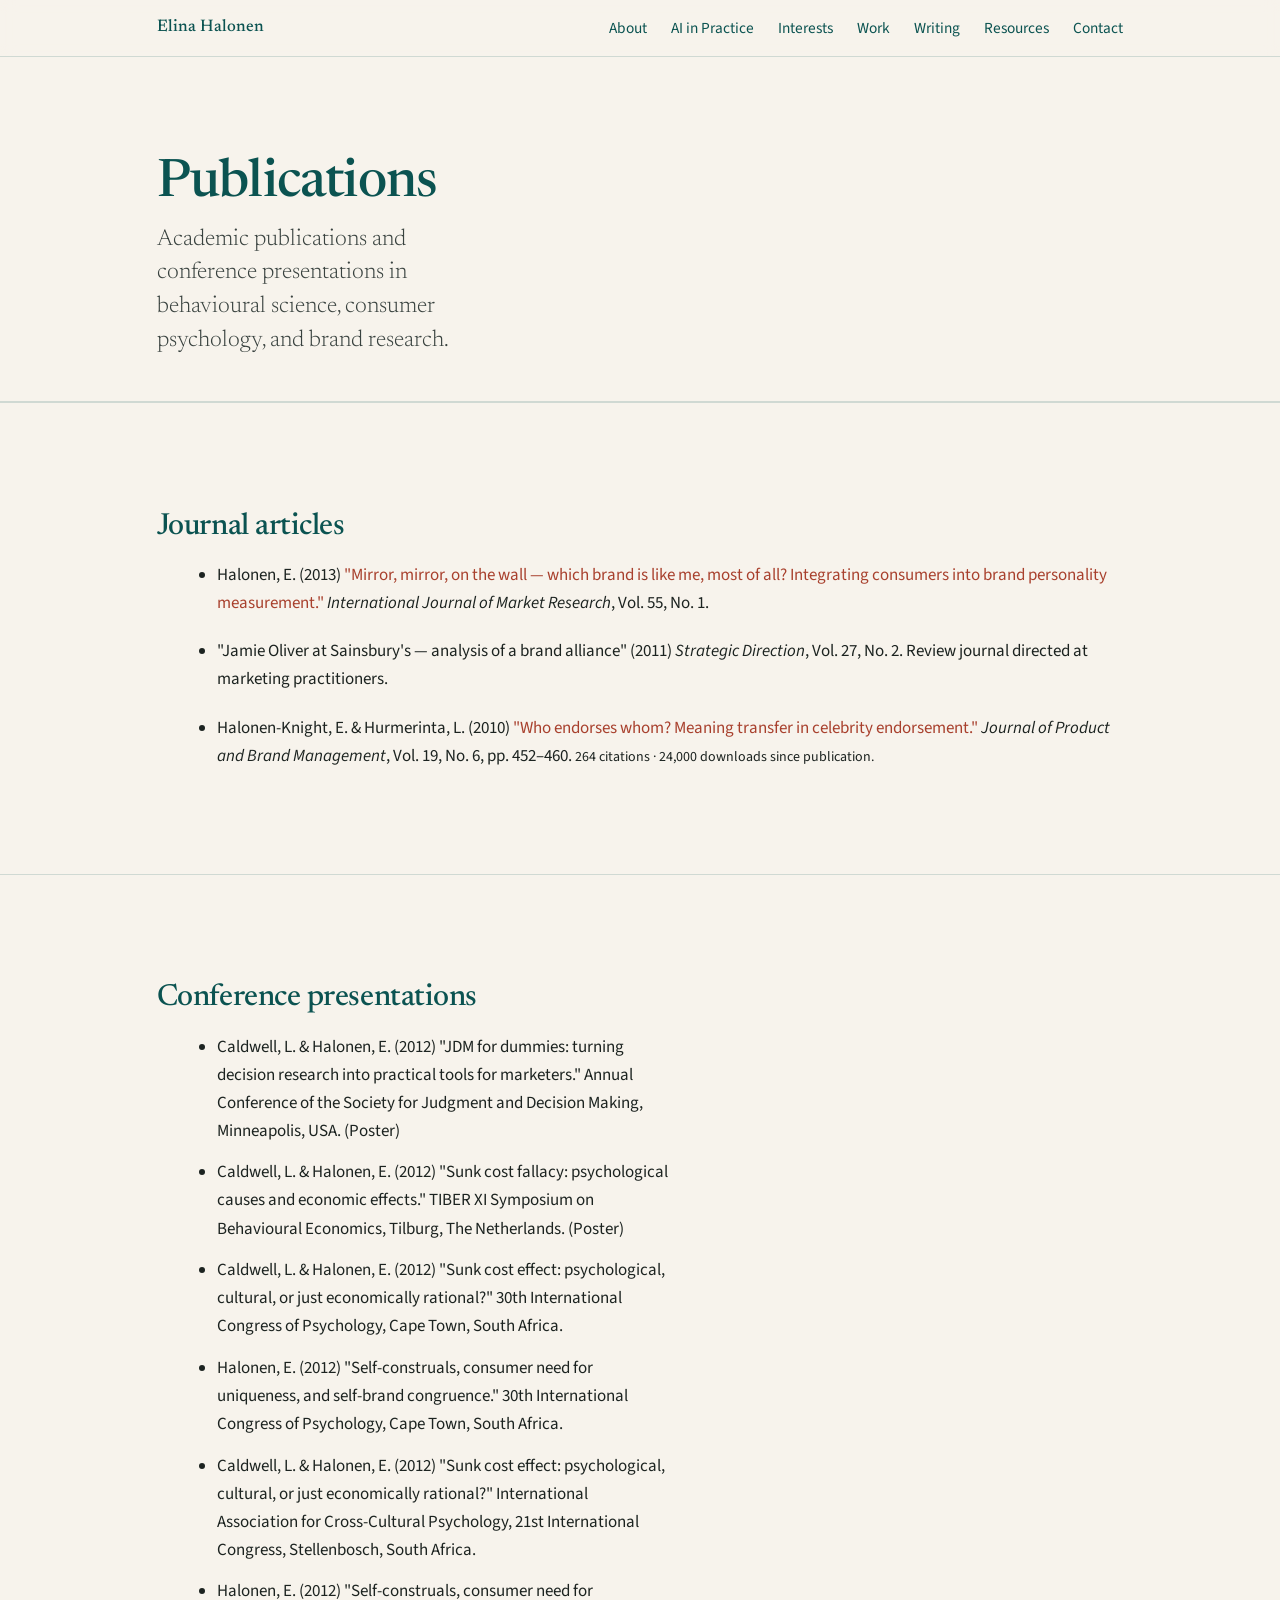
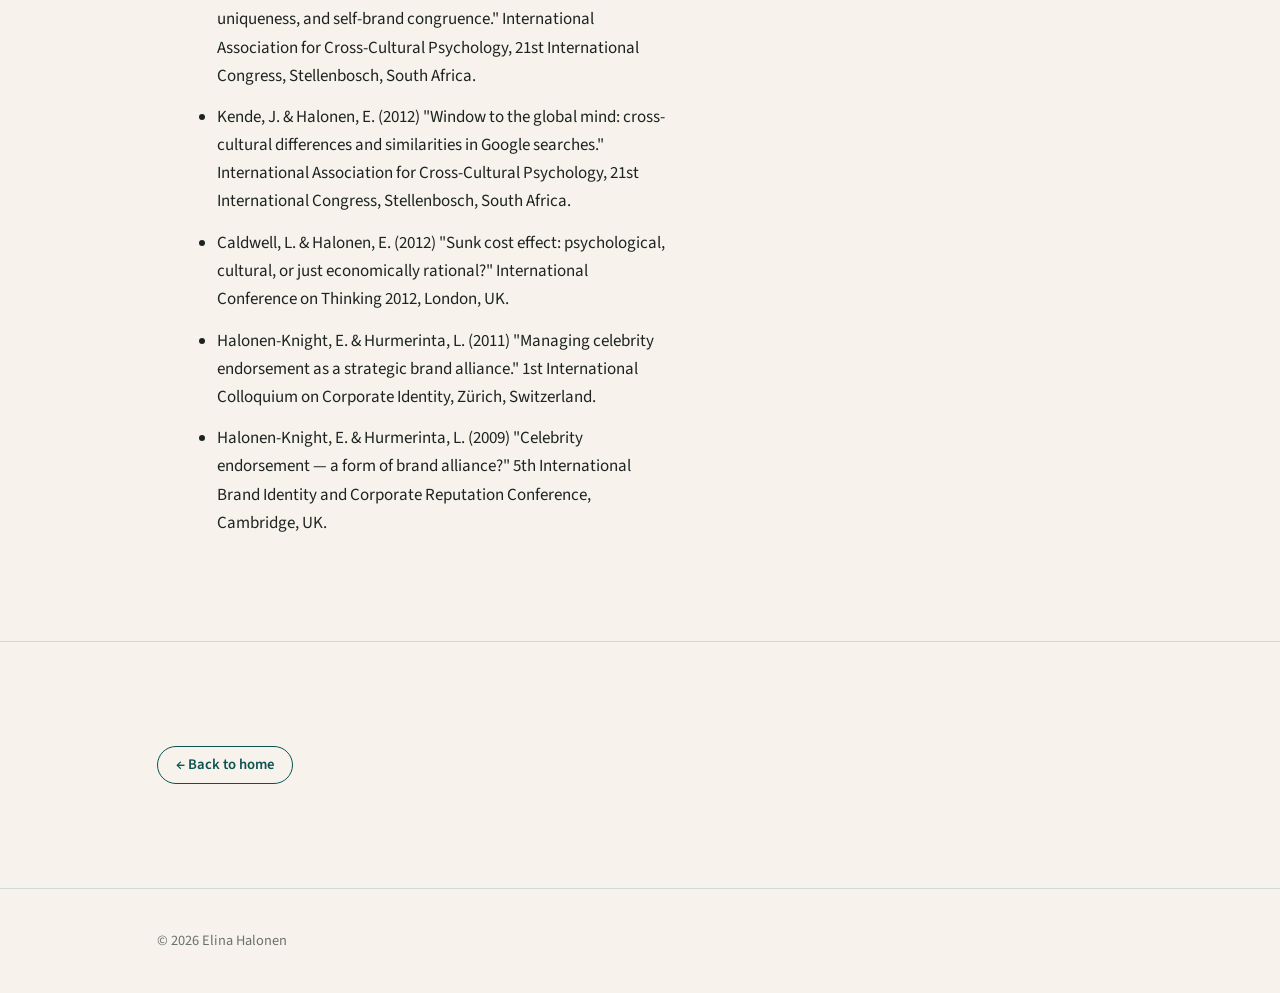
<file: publications.html>
<!DOCTYPE html>
<html lang="en">
<head>
  <meta charset="UTF-8">
  <meta name="viewport" content="width=device-width, initial-scale=1.0">
  <title>Publications — Elina Halonen</title>
  <meta name="description" content="Academic publications and conference presentations by Elina Halonen in behavioural science, consumer psychology, and brand research.">
  <link rel="preconnect" href="https://fonts.googleapis.com">
  <link rel="preconnect" href="https://fonts.gstatic.com" crossorigin>
  <link href="https://fonts.googleapis.com/css2?family=Newsreader:ital,opsz,wght@0,6..72,300;0,400;0,500;1,300;1,400&family=Source+Sans+3:ital,wght@0,400;0,600;1,400&display=swap" rel="stylesheet">
  <link rel="stylesheet" href="style.css?v=10">
</head>
<body>

  <nav class="nav">
    <div class="nav-inner">
      <a href="index.html" class="nav-name">Elina Halonen</a>
      <button class="nav-toggle" aria-label="Toggle menu">&#9776;</button>
      <ul class="nav-links">
        <li><a href="index.html#about">About</a></li>
        <li><a href="ai-in-practice.html">AI in Practice</a></li>
        <li><a href="areas-of-interest.html">Interests</a></li>
        <li><a href="index.html#work">Work</a></li>
        <li><a href="index.html#writing">Writing</a></li>
        <li><a href="resources.html">Resources</a></li>
        <li><a href="index.html#contact">Contact</a></li>
      </ul>
    </div>
  </nav>

  <main>

    <section class="hero">
      <div class="hero-inner">
        <div class="hero-text">
          <h1 class="hero-name">Publications</h1>
          <p class="hero-tagline">Academic publications and conference presentations in behavioural science, consumer psychology, and brand research.</p>
        </div>
      </div>
    </section>

    <section class="section reveal">
      <div class="section-inner">
        <h2 class="section-label">Journal articles</h2>
        <ul style="margin: 0 0 0 1.25rem; display: flex; flex-direction: column; gap: 1.25rem;">
          <li>Halonen, E. (2013) <a href="https://journals.sagepub.com/doi/abs/10.2501/IJMR-2013-003?journalCode=mrea" target="_blank" rel="noopener">"Mirror, mirror, on the wall — which brand is like me, most of all? Integrating consumers into brand personality measurement."</a> <em>International Journal of Market Research</em>, Vol. 55, No. 1.</li>
          <li>"Jamie Oliver at Sainsbury's — analysis of a brand alliance" (2011) <em>Strategic Direction</em>, Vol. 27, No. 2. Review journal directed at marketing practitioners.</li>
          <li>Halonen-Knight, E. &amp; Hurmerinta, L. (2010) <a href="https://www.emerald.com/insight/content/doi/10.1108/10610421011085767/full/html" target="_blank" rel="noopener">"Who endorses whom? Meaning transfer in celebrity endorsement."</a> <em>Journal of Product and Brand Management</em>, Vol. 19, No. 6, pp. 452–460. <span style="font-size: 0.875rem; color: var(--color-sage);">264 citations · 24,000 downloads since publication.</span></li>
        </ul>
      </div>
    </section>

    <section class="section reveal">
      <div class="section-inner">
        <h2 class="section-label">Conference presentations</h2>
        <div class="section-content">
          <ul style="margin: 0 0 0 1.25rem; display: flex; flex-direction: column; gap: 0.85rem;">
            <li>Caldwell, L. &amp; Halonen, E. (2012) "JDM for dummies: turning decision research into practical tools for marketers." Annual Conference of the Society for Judgment and Decision Making, Minneapolis, USA. (Poster)</li>
            <li>Caldwell, L. &amp; Halonen, E. (2012) "Sunk cost fallacy: psychological causes and economic effects." TIBER XI Symposium on Behavioural Economics, Tilburg, The Netherlands. (Poster)</li>
            <li>Caldwell, L. &amp; Halonen, E. (2012) "Sunk cost effect: psychological, cultural, or just economically rational?" 30th International Congress of Psychology, Cape Town, South Africa.</li>
            <li>Halonen, E. (2012) "Self-construals, consumer need for uniqueness, and self-brand congruence." 30th International Congress of Psychology, Cape Town, South Africa.</li>
            <li>Caldwell, L. &amp; Halonen, E. (2012) "Sunk cost effect: psychological, cultural, or just economically rational?" International Association for Cross-Cultural Psychology, 21st International Congress, Stellenbosch, South Africa.</li>
            <li>Halonen, E. (2012) "Self-construals, consumer need for uniqueness, and self-brand congruence." International Association for Cross-Cultural Psychology, 21st International Congress, Stellenbosch, South Africa.</li>
            <li>Kende, J. &amp; Halonen, E. (2012) "Window to the global mind: cross-cultural differences and similarities in Google searches." International Association for Cross-Cultural Psychology, 21st International Congress, Stellenbosch, South Africa.</li>
            <li>Caldwell, L. &amp; Halonen, E. (2012) "Sunk cost effect: psychological, cultural, or just economically rational?" International Conference on Thinking 2012, London, UK.</li>
            <li>Halonen-Knight, E. &amp; Hurmerinta, L. (2011) "Managing celebrity endorsement as a strategic brand alliance." 1st International Colloquium on Corporate Identity, Zürich, Switzerland.</li>
            <li>Halonen-Knight, E. &amp; Hurmerinta, L. (2009) "Celebrity endorsement — a form of brand alliance?" 5th International Brand Identity and Corporate Reputation Conference, Cambridge, UK.</li>
          </ul>
        </div>
      </div>
    </section>

    <section class="section">
      <div class="section-inner">
        <a href="index.html" class="btn btn-outline">&larr; Back to home</a>
      </div>
    </section>

  </main>

  <footer class="footer">
    <div class="footer-inner">
      <span>© 2026 Elina Halonen</span>
    </div>
  </footer>

  <script>
    document.querySelector('.nav-toggle').addEventListener('click', function() {
      document.querySelector('.nav-links').classList.toggle('is-open');
    });
    document.querySelectorAll('.nav-links a').forEach(function(link) {
      link.addEventListener('click', function() {
        document.querySelector('.nav-links').classList.remove('is-open');
      });
    });

    var revealEls = document.querySelectorAll('.reveal');
    revealEls.forEach(function(el) { el.classList.add('reveal-js-ready'); });
    var revealObserver = new IntersectionObserver(function(entries) {
      entries.forEach(function(entry) {
        if (entry.isIntersecting) {
          entry.target.classList.add('is-visible');
          revealObserver.unobserve(entry.target);
        }
      });
    }, { threshold: 0.06 });
    revealEls.forEach(function(el) { revealObserver.observe(el); });
  </script>

</body>
</html>
</file>
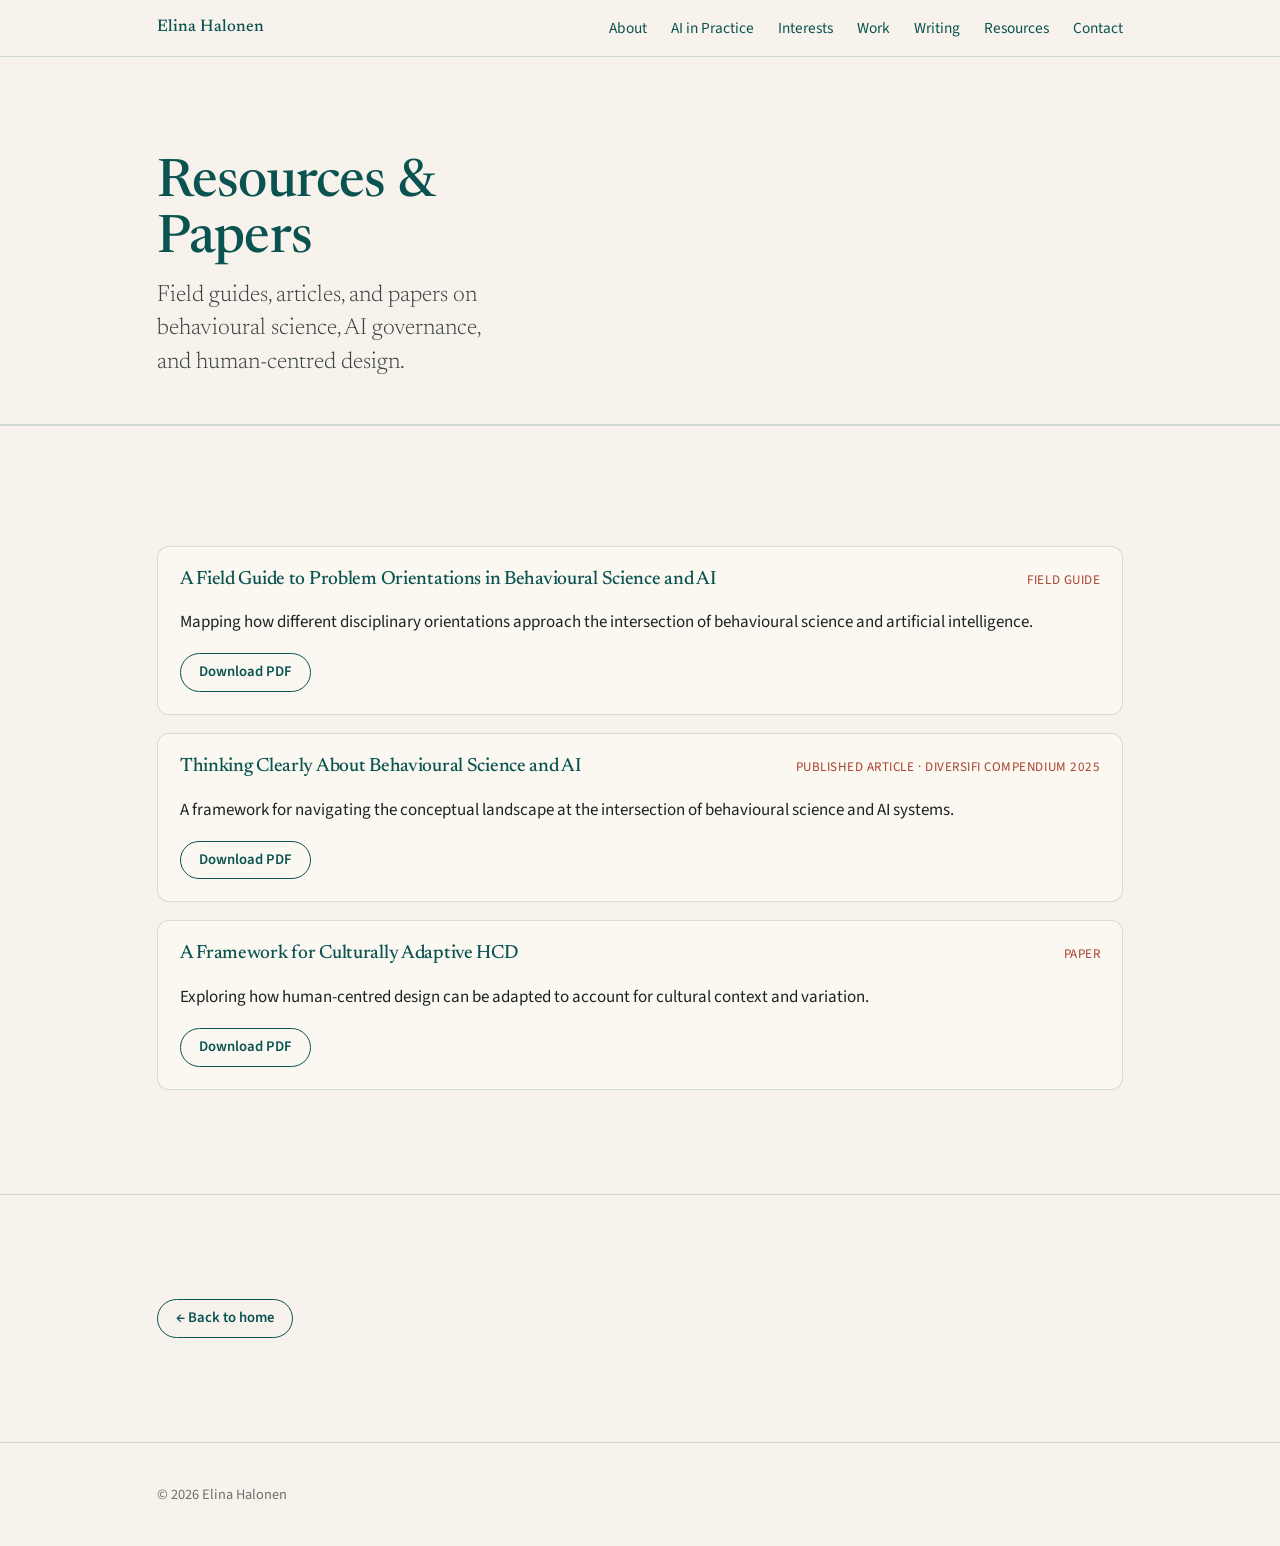
<file: resources.html>
<!DOCTYPE html>
<html lang="en">
<head>
  <meta charset="UTF-8">
  <meta name="viewport" content="width=device-width, initial-scale=1.0">
  <title>Resources — Elina Halonen</title>
  <meta name="description" content="Papers, field guides and articles by Elina Halonen on behavioural science, AI governance, and human-centred design.">
  <link rel="preconnect" href="https://fonts.googleapis.com">
  <link rel="preconnect" href="https://fonts.gstatic.com" crossorigin>
  <link href="https://fonts.googleapis.com/css2?family=Newsreader:ital,opsz,wght@0,6..72,300;0,400;0,500;1,300;1,400&family=Source+Sans+3:ital,wght@0,400;0,600;1,400&display=swap" rel="stylesheet">
  <link rel="stylesheet" href="style.css?v=10">
</head>
<body>

  <nav class="nav">
    <div class="nav-inner">
      <a href="index.html" class="nav-name">Elina Halonen</a>
      <button class="nav-toggle" aria-label="Toggle menu">&#9776;</button>
      <ul class="nav-links">
        <li><a href="index.html#about">About</a></li>
        <li><a href="ai-in-practice.html">AI in Practice</a></li>
        <li><a href="areas-of-interest.html">Interests</a></li>
        <li><a href="index.html#work">Work</a></li>
        <li><a href="index.html#writing">Writing</a></li>
        <li><a href="resources.html">Resources</a></li>
        <li><a href="index.html#contact">Contact</a></li>
      </ul>
    </div>
  </nav>

  <main>

    <section class="hero">
      <div class="hero-inner">
        <div class="hero-text">
          <h1 class="hero-name">Resources &amp; Papers</h1>
          <p class="hero-tagline">Field guides, articles, and papers on behavioural science, AI governance, and human-centred design.</p>
        </div>
      </div>
    </section>

    <section class="section">
      <div class="section-inner">
        <!-- EDIT: add/remove resource entries below. Copy a resource-item block to add more. -->
        <div class="resource-list">

          <div class="resource-item">
            <div class="resource-header">
              <h3 class="resource-title">A Field Guide to Problem Orientations in Behavioural Science and AI</h3>
              <span class="resource-meta">Field Guide</span>
            </div>
            <p>Mapping how different disciplinary orientations approach the intersection of behavioural science and artificial intelligence.</p>
            <a href="assets/A%20field%20guide%20to%20problem%20orientations%20in%20behavioural%20science%20and%20AI%20-%20Elina%20Halonen.pdf" class="btn btn-outline" target="_blank" rel="noopener">Download PDF</a>
          </div>

          <div class="resource-item">
            <div class="resource-header">
              <h3 class="resource-title">Thinking Clearly About Behavioural Science and AI</h3>
              <span class="resource-meta">Published Article · Diversifi Compendium 2025</span>
            </div>
            <p>A framework for navigating the conceptual landscape at the intersection of behavioural science and AI systems.</p>
            <a href="assets/Thinking%20clearly%20about%20behavioural%20science%20and%20AI%20-%20Elina%20Halonen%20-%20Diversifi%20Compendium%202025.pdf" class="btn btn-outline" target="_blank" rel="noopener">Download PDF</a>
          </div>

          <div class="resource-item">
            <div class="resource-header">
              <h3 class="resource-title">A Framework for Culturally Adaptive HCD</h3>
              <span class="resource-meta">Paper</span>
            </div>
            <p>Exploring how human-centred design can be adapted to account for cultural context and variation.</p>
            <a href="assets/A%20Framework%20for%20Culturally%20Adaptive%20HCD.pdf" class="btn btn-outline" target="_blank" rel="noopener">Download PDF</a>
          </div>

          <!-- EDIT: add more resources here -->

        </div>
      </div>
    </section>

    <section class="section">
      <div class="section-inner">
        <a href="index.html" class="btn btn-outline">&larr; Back to home</a>
      </div>
    </section>

  </main>

  <footer class="footer">
    <div class="footer-inner">
      <span>© 2026 Elina Halonen</span>
    </div>
  </footer>

  <script>
    document.querySelector('.nav-toggle').addEventListener('click', function() {
      document.querySelector('.nav-links').classList.toggle('is-open');
    });
    document.querySelectorAll('.nav-links a').forEach(function(link) {
      link.addEventListener('click', function() {
        document.querySelector('.nav-links').classList.remove('is-open');
      });
    });
  </script>

</body>
</html>
</file>
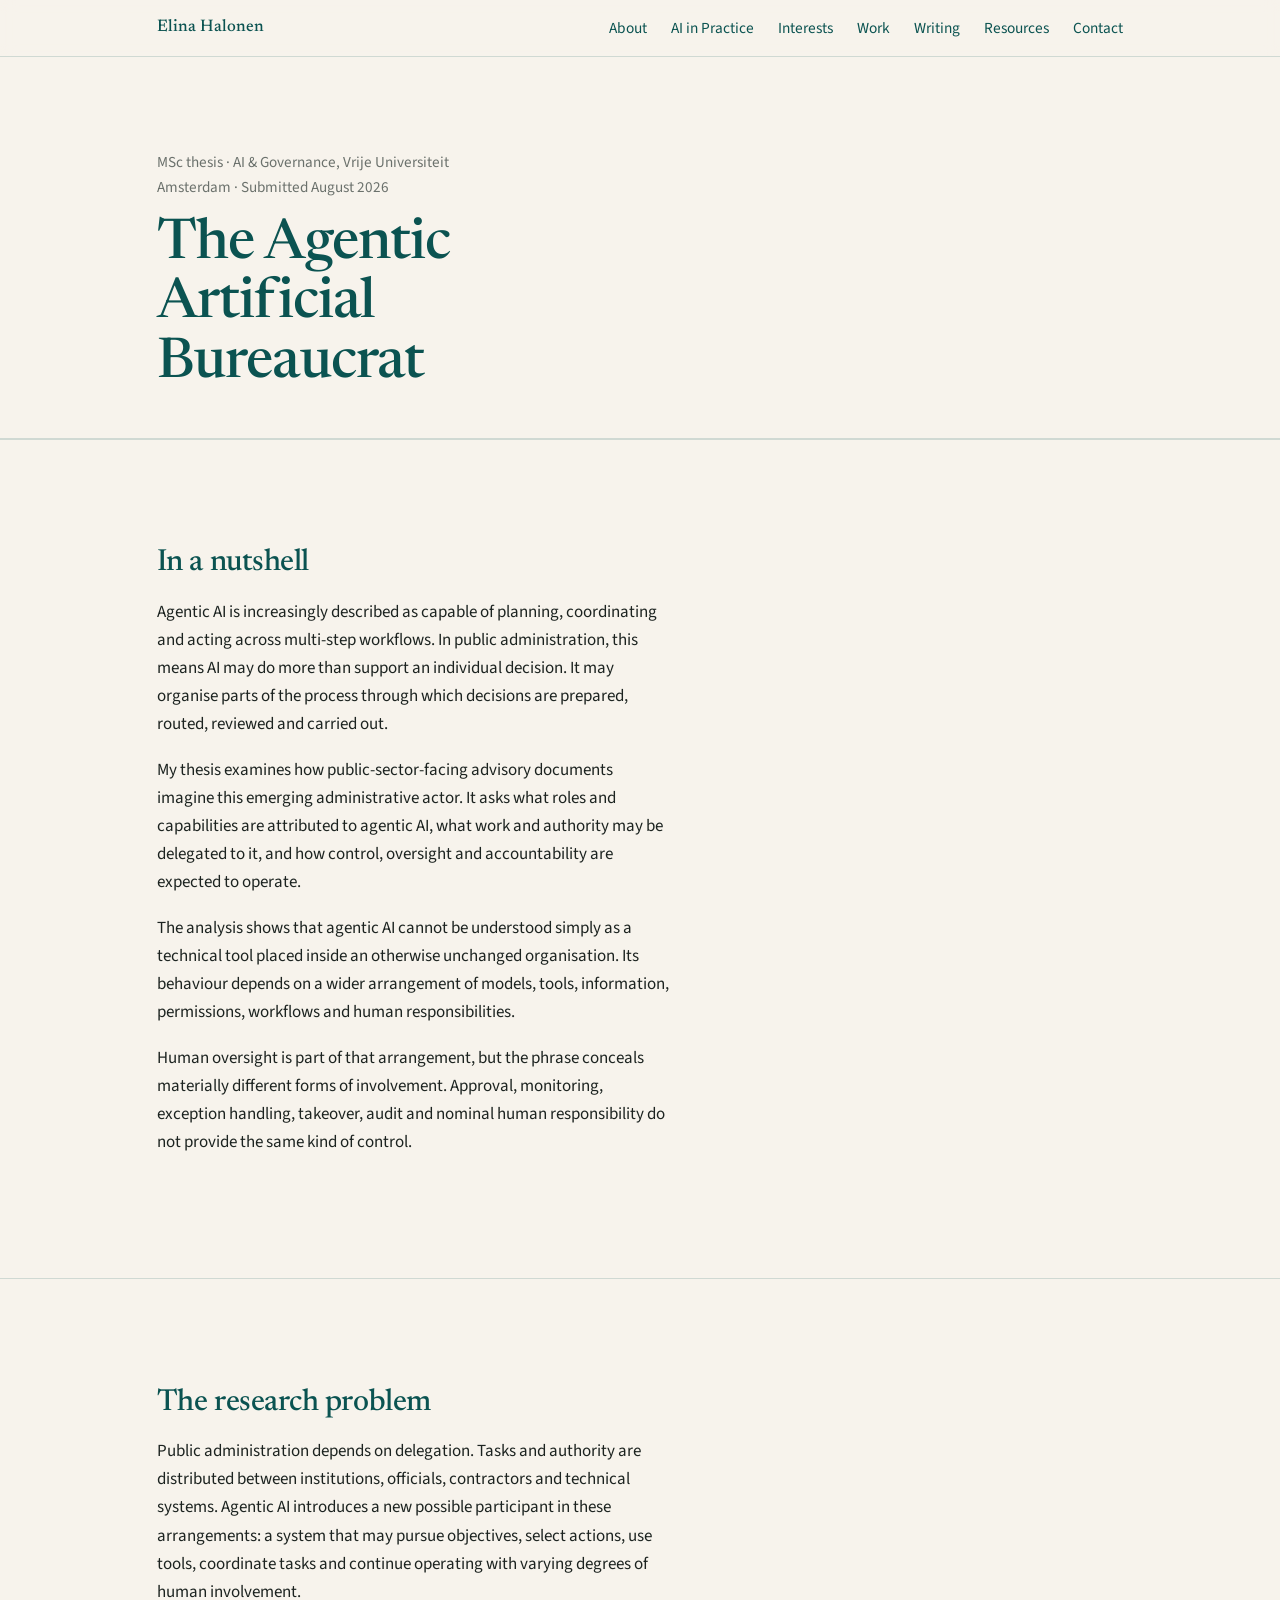
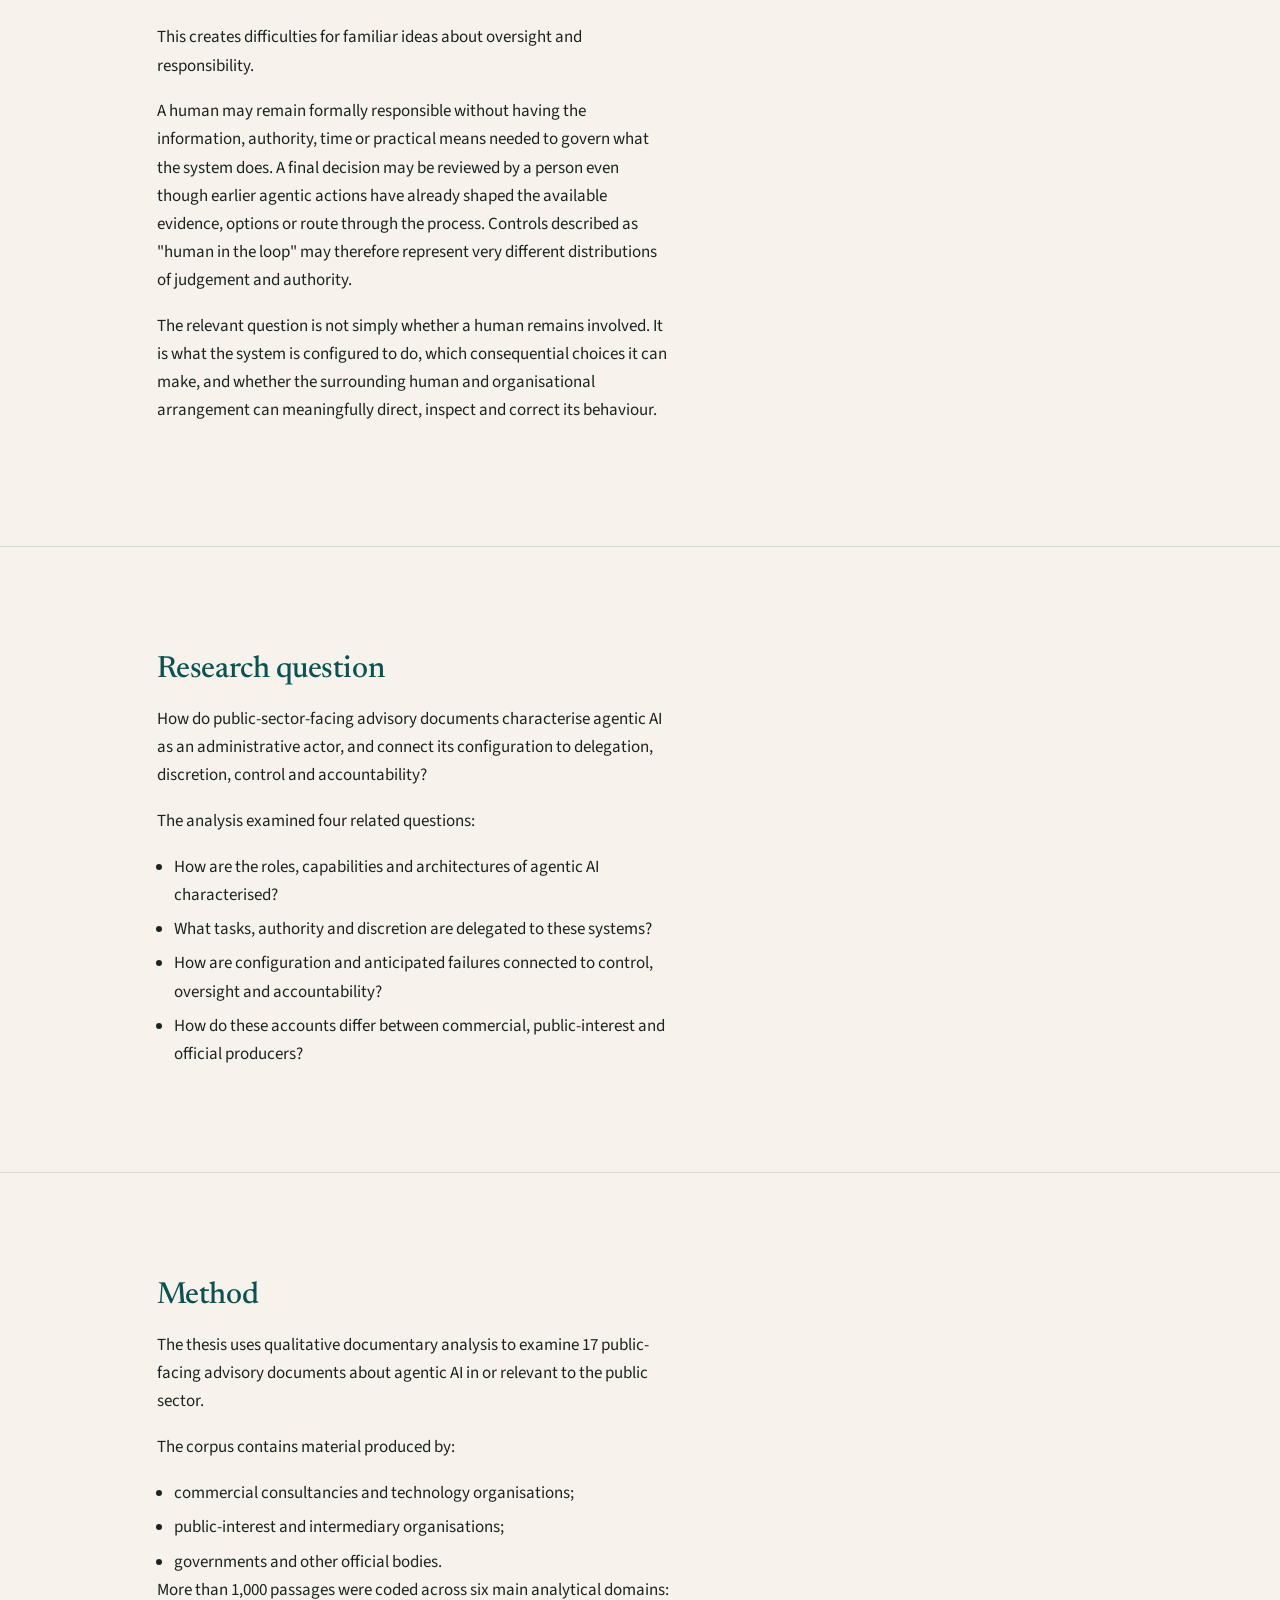
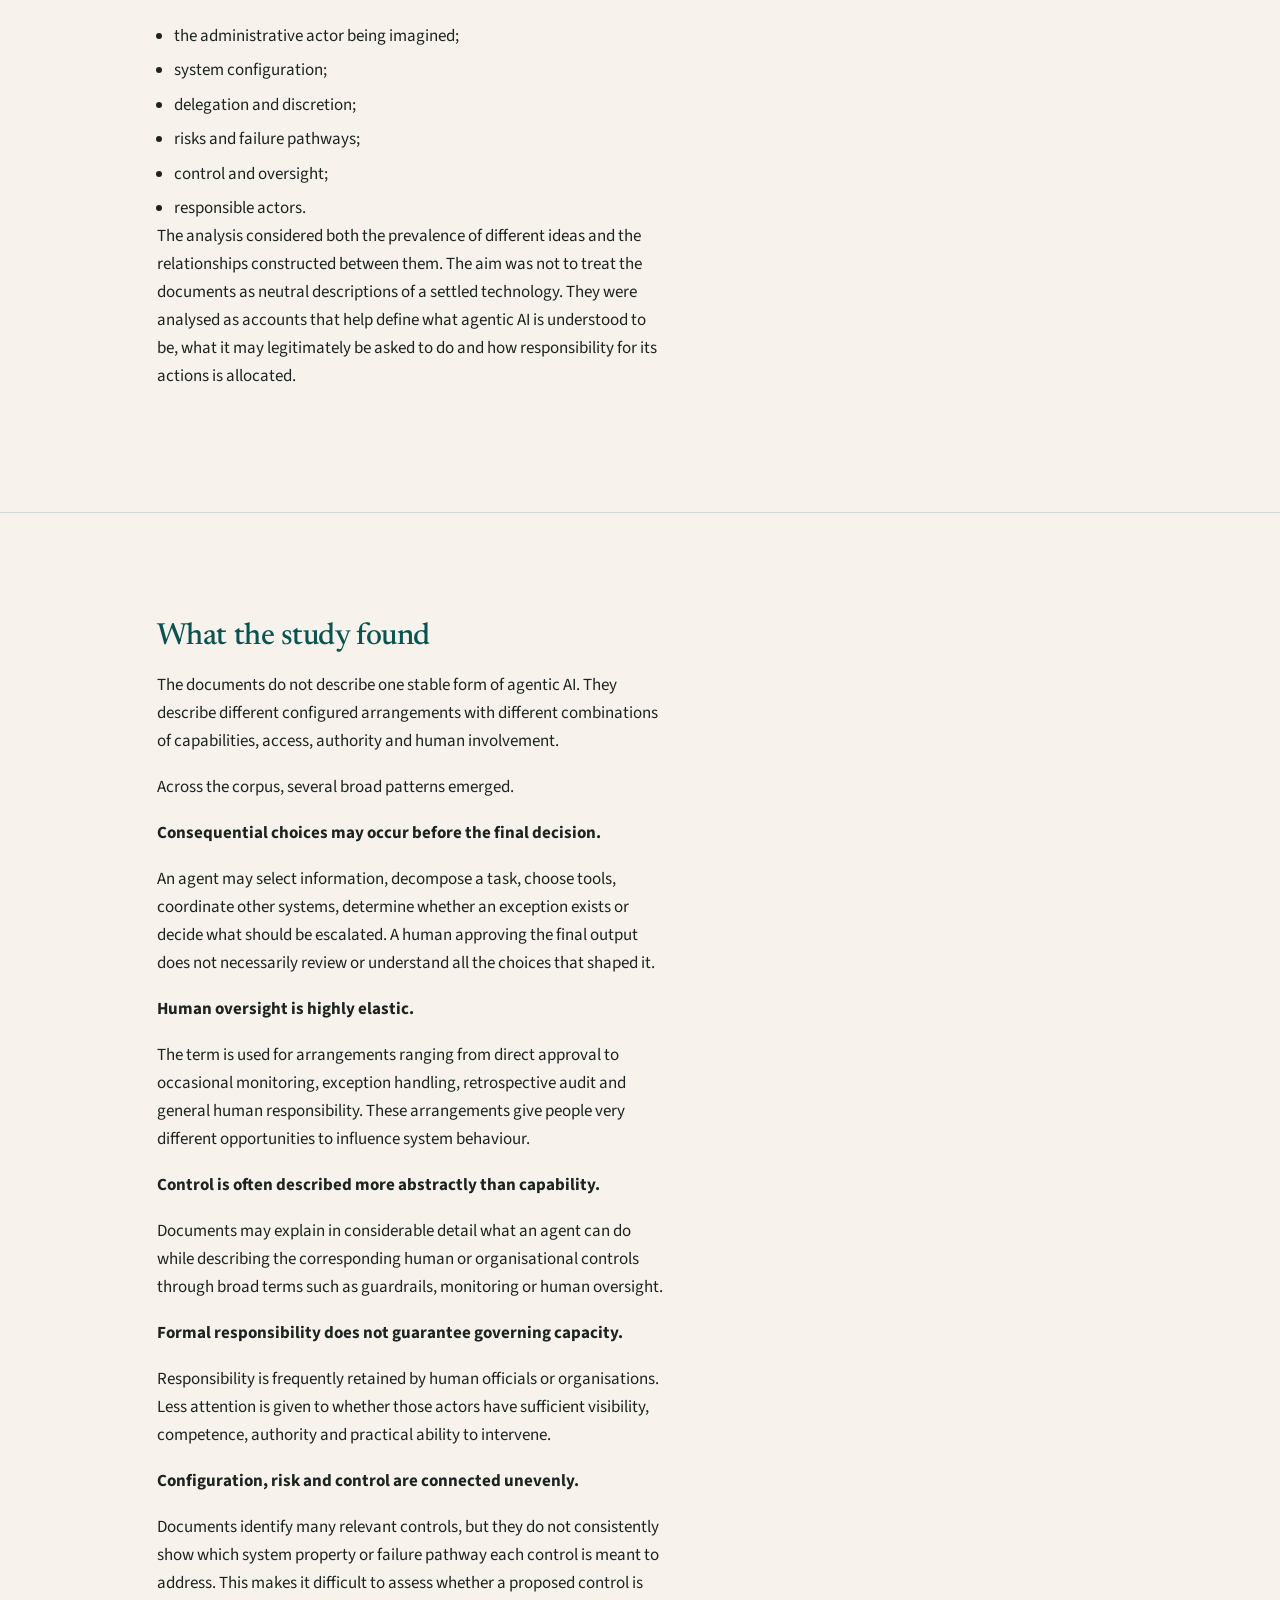
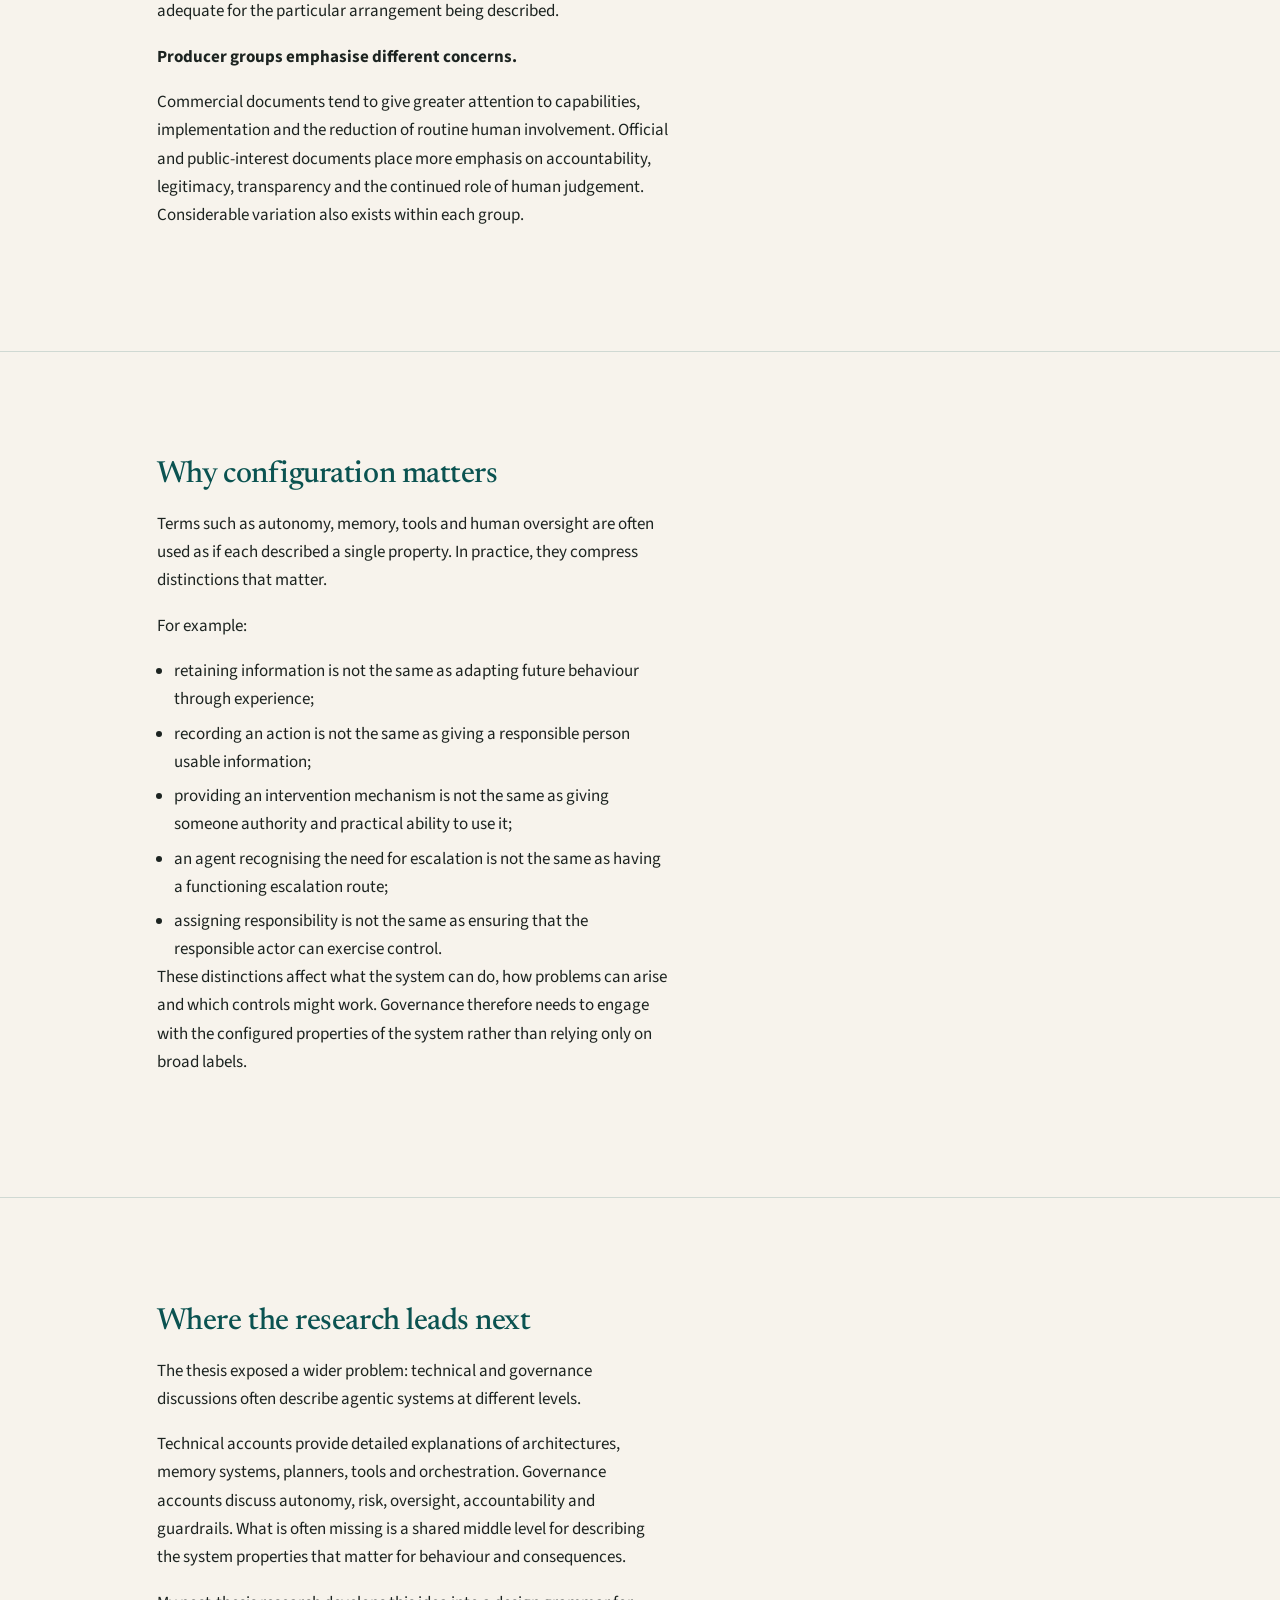
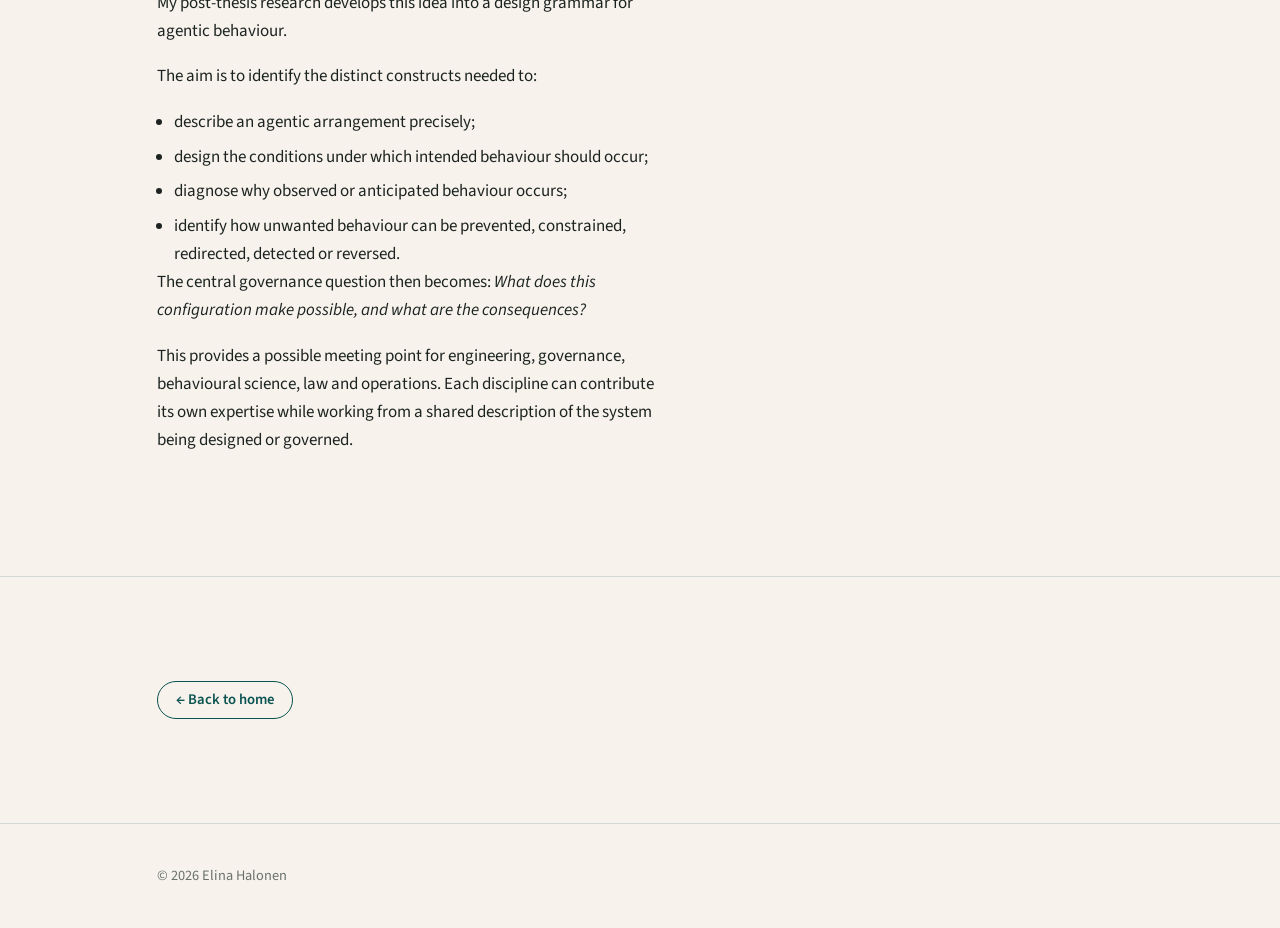
<file: thesis.html>
<!DOCTYPE html>
<html lang="en">
<head>
  <meta charset="UTF-8">
  <meta name="viewport" content="width=device-width, initial-scale=1.0">
  <title>The Agentic Artificial Bureaucrat — Elina Halonen</title>
  <meta name="description" content="MSc thesis by Elina Halonen on how public-sector advisory documents characterise agentic AI as an administrative actor, and connect configuration to delegation, discretion, control and accountability.">
  <link rel="preconnect" href="https://fonts.googleapis.com">
  <link rel="preconnect" href="https://fonts.gstatic.com" crossorigin>
  <link href="https://fonts.googleapis.com/css2?family=Newsreader:ital,opsz,wght@0,6..72,300;0,400;0,500;1,300;1,400&family=Source+Sans+3:ital,wght@0,400;0,600;1,400&display=swap" rel="stylesheet">
  <link rel="stylesheet" href="style.css?v=10">
</head>
<body>

  <nav class="nav">
    <div class="nav-inner">
      <a href="index.html" class="nav-name">Elina Halonen</a>
      <button class="nav-toggle" aria-label="Toggle menu">&#9776;</button>
      <ul class="nav-links">
        <li><a href="index.html#about">About</a></li>
        <li><a href="ai-in-practice.html">AI in Practice</a></li>
        <li><a href="areas-of-interest.html">Interests</a></li>
        <li><a href="index.html#work">Work</a></li>
        <li><a href="index.html#writing">Writing</a></li>
        <li><a href="resources.html">Resources</a></li>
        <li><a href="index.html#contact">Contact</a></li>
      </ul>
    </div>
  </nav>

  <main>

    <section class="hero">
      <div class="hero-inner">
        <div class="hero-text">
          <p class="thesis-meta">MSc thesis &middot; AI &amp; Governance, Vrije Universiteit Amsterdam &middot; Submitted August 2026</p>
          <h1 class="hero-name" style="font-size: clamp(2rem, 5vw, 3.5rem);">The Agentic Artificial Bureaucrat</h1>
        </div>
      </div>
    </section>

    <!-- IN A NUTSHELL -->
    <section class="section reveal" id="nutshell">
      <div class="section-inner">
        <h2 class="section-label">In a nutshell</h2>
        <div class="section-content">
          <p>Agentic AI is increasingly described as capable of planning, coordinating and acting across multi-step workflows. In public administration, this means AI may do more than support an individual decision. It may organise parts of the process through which decisions are prepared, routed, reviewed and carried out.</p>
          <p>My thesis examines how public-sector-facing advisory documents imagine this emerging administrative actor. It asks what roles and capabilities are attributed to agentic AI, what work and authority may be delegated to it, and how control, oversight and accountability are expected to operate.</p>
          <p>The analysis shows that agentic AI cannot be understood simply as a technical tool placed inside an otherwise unchanged organisation. Its behaviour depends on a wider arrangement of models, tools, information, permissions, workflows and human responsibilities.</p>
          <p>Human oversight is part of that arrangement, but the phrase conceals materially different forms of involvement. Approval, monitoring, exception handling, takeover, audit and nominal human responsibility do not provide the same kind of control.</p>
        </div>
      </div>
    </section>

    <!-- THE RESEARCH PROBLEM -->
    <section class="section reveal" id="problem">
      <div class="section-inner">
        <h2 class="section-label">The research problem</h2>
        <div class="section-content">
          <p>Public administration depends on delegation. Tasks and authority are distributed between institutions, officials, contractors and technical systems. Agentic AI introduces a new possible participant in these arrangements: a system that may pursue objectives, select actions, use tools, coordinate tasks and continue operating with varying degrees of human involvement.</p>
          <p>This creates difficulties for familiar ideas about oversight and responsibility.</p>
          <p>A human may remain formally responsible without having the information, authority, time or practical means needed to govern what the system does. A final decision may be reviewed by a person even though earlier agentic actions have already shaped the available evidence, options or route through the process. Controls described as "human in the loop" may therefore represent very different distributions of judgement and authority.</p>
          <p>The relevant question is not simply whether a human remains involved. It is what the system is configured to do, which consequential choices it can make, and whether the surrounding human and organisational arrangement can meaningfully direct, inspect and correct its behaviour.</p>
        </div>
      </div>
    </section>

    <!-- RESEARCH QUESTION -->
    <section class="section reveal" id="research-questions">
      <div class="section-inner">
        <h2 class="section-label">Research question</h2>
        <div class="section-content">
          <p>How do public-sector-facing advisory documents characterise agentic AI as an administrative actor, and connect its configuration to delegation, discretion, control and accountability?</p>
          <p>The analysis examined four related questions:</p>
          <ul class="bullet-list">
            <li>How are the roles, capabilities and architectures of agentic AI characterised?</li>
            <li>What tasks, authority and discretion are delegated to these systems?</li>
            <li>How are configuration and anticipated failures connected to control, oversight and accountability?</li>
            <li>How do these accounts differ between commercial, public-interest and official producers?</li>
          </ul>
        </div>
      </div>
    </section>

    <!-- METHOD -->
    <section class="section reveal" id="method">
      <div class="section-inner">
        <h2 class="section-label">Method</h2>
        <div class="section-content">
          <p>The thesis uses qualitative documentary analysis to examine 17 public-facing advisory documents about agentic AI in or relevant to the public sector.</p>
          <p>The corpus contains material produced by:</p>
          <ul class="bullet-list">
            <li>commercial consultancies and technology organisations;</li>
            <li>public-interest and intermediary organisations;</li>
            <li>governments and other official bodies.</li>
          </ul>
          <p>More than 1,000 passages were coded across six main analytical domains:</p>
          <ul class="bullet-list">
            <li>the administrative actor being imagined;</li>
            <li>system configuration;</li>
            <li>delegation and discretion;</li>
            <li>risks and failure pathways;</li>
            <li>control and oversight;</li>
            <li>responsible actors.</li>
          </ul>
          <p>The analysis considered both the prevalence of different ideas and the relationships constructed between them. The aim was not to treat the documents as neutral descriptions of a settled technology. They were analysed as accounts that help define what agentic AI is understood to be, what it may legitimately be asked to do and how responsibility for its actions is allocated.</p>
        </div>
      </div>
    </section>

    <!-- WHAT THE STUDY FOUND -->
    <section class="section reveal" id="findings">
      <div class="section-inner">
        <h2 class="section-label">What the study found</h2>
        <div class="section-content">
          <p>The documents do not describe one stable form of agentic AI. They describe different configured arrangements with different combinations of capabilities, access, authority and human involvement.</p>
          <p>Across the corpus, several broad patterns emerged.</p>

          <p><strong>Consequential choices may occur before the final decision.</strong></p>
          <p>An agent may select information, decompose a task, choose tools, coordinate other systems, determine whether an exception exists or decide what should be escalated. A human approving the final output does not necessarily review or understand all the choices that shaped it.</p>

          <p><strong>Human oversight is highly elastic.</strong></p>
          <p>The term is used for arrangements ranging from direct approval to occasional monitoring, exception handling, retrospective audit and general human responsibility. These arrangements give people very different opportunities to influence system behaviour.</p>

          <p><strong>Control is often described more abstractly than capability.</strong></p>
          <p>Documents may explain in considerable detail what an agent can do while describing the corresponding human or organisational controls through broad terms such as guardrails, monitoring or human oversight.</p>

          <p><strong>Formal responsibility does not guarantee governing capacity.</strong></p>
          <p>Responsibility is frequently retained by human officials or organisations. Less attention is given to whether those actors have sufficient visibility, competence, authority and practical ability to intervene.</p>

          <p><strong>Configuration, risk and control are connected unevenly.</strong></p>
          <p>Documents identify many relevant controls, but they do not consistently show which system property or failure pathway each control is meant to address. This makes it difficult to assess whether a proposed control is adequate for the particular arrangement being described.</p>

          <p><strong>Producer groups emphasise different concerns.</strong></p>
          <p>Commercial documents tend to give greater attention to capabilities, implementation and the reduction of routine human involvement. Official and public-interest documents place more emphasis on accountability, legitimacy, transparency and the continued role of human judgement. Considerable variation also exists within each group.</p>
        </div>
      </div>
    </section>

    <!-- WHY CONFIGURATION MATTERS -->
    <section class="section reveal" id="configuration">
      <div class="section-inner">
        <h2 class="section-label">Why configuration matters</h2>
        <div class="section-content">
          <p>Terms such as autonomy, memory, tools and human oversight are often used as if each described a single property. In practice, they compress distinctions that matter.</p>
          <p>For example:</p>
          <ul class="bullet-list">
            <li>retaining information is not the same as adapting future behaviour through experience;</li>
            <li>recording an action is not the same as giving a responsible person usable information;</li>
            <li>providing an intervention mechanism is not the same as giving someone authority and practical ability to use it;</li>
            <li>an agent recognising the need for escalation is not the same as having a functioning escalation route;</li>
            <li>assigning responsibility is not the same as ensuring that the responsible actor can exercise control.</li>
          </ul>
          <p>These distinctions affect what the system can do, how problems can arise and which controls might work. Governance therefore needs to engage with the configured properties of the system rather than relying only on broad labels.</p>
        </div>
      </div>
    </section>

    <!-- WHERE THE RESEARCH LEADS NEXT -->
    <section class="section reveal" id="next">
      <div class="section-inner">
        <h2 class="section-label">Where the research leads next</h2>
        <div class="section-content">
          <p>The thesis exposed a wider problem: technical and governance discussions often describe agentic systems at different levels.</p>
          <p>Technical accounts provide detailed explanations of architectures, memory systems, planners, tools and orchestration. Governance accounts discuss autonomy, risk, oversight, accountability and guardrails. What is often missing is a shared middle level for describing the system properties that matter for behaviour and consequences.</p>
          <p>My post-thesis research develops this idea into a design grammar for agentic behaviour.</p>
          <p>The aim is to identify the distinct constructs needed to:</p>
          <ul class="bullet-list">
            <li>describe an agentic arrangement precisely;</li>
            <li>design the conditions under which intended behaviour should occur;</li>
            <li>diagnose why observed or anticipated behaviour occurs;</li>
            <li>identify how unwanted behaviour can be prevented, constrained, redirected, detected or reversed.</li>
          </ul>
          <p>The central governance question then becomes: <em>What does this configuration make possible, and what are the consequences?</em></p>
          <p>This provides a possible meeting point for engineering, governance, behavioural science, law and operations. Each discipline can contribute its own expertise while working from a shared description of the system being designed or governed.</p>
        </div>
      </div>
    </section>

    <!-- BACK -->
    <section class="section">
      <div class="section-inner">
        <a href="index.html" class="btn btn-outline">&larr; Back to home</a>
      </div>
    </section>

  </main>

  <footer class="footer">
    <div class="footer-inner">
      <span>© 2026 Elina Halonen</span>
    </div>
  </footer>

  <script>
    document.querySelector('.nav-toggle').addEventListener('click', function() {
      document.querySelector('.nav-links').classList.toggle('is-open');
    });
    document.querySelectorAll('.nav-links a').forEach(function(link) {
      link.addEventListener('click', function() {
        document.querySelector('.nav-links').classList.remove('is-open');
      });
    });

    var revealEls = document.querySelectorAll('.reveal');
    revealEls.forEach(function(el) { el.classList.add('reveal-js-ready'); });
    var revealObserver = new IntersectionObserver(function(entries) {
      entries.forEach(function(entry) {
        if (entry.isIntersecting) {
          entry.target.classList.add('is-visible');
          revealObserver.unobserve(entry.target);
        }
      });
    }, { threshold: 0.06 });
    revealEls.forEach(function(el) { revealObserver.observe(el); });
  </script>

</body>
</html>
</file>
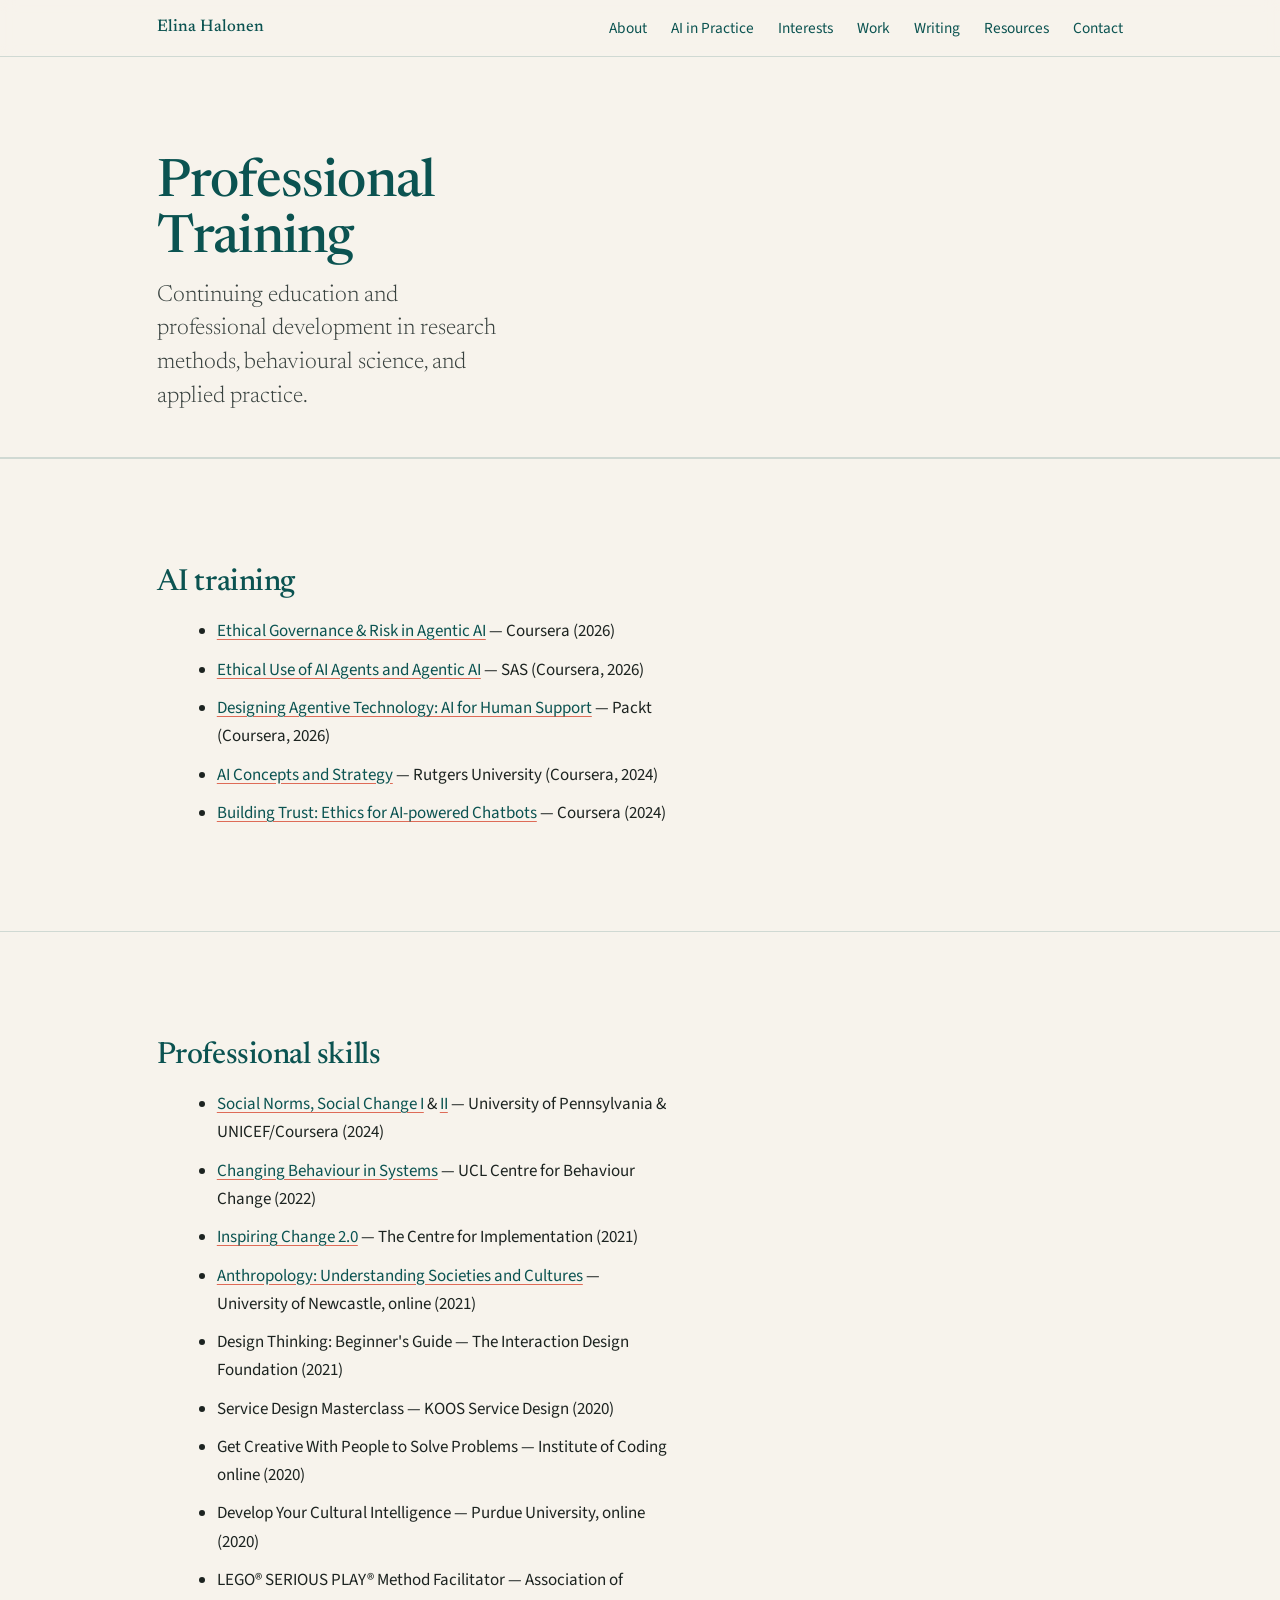
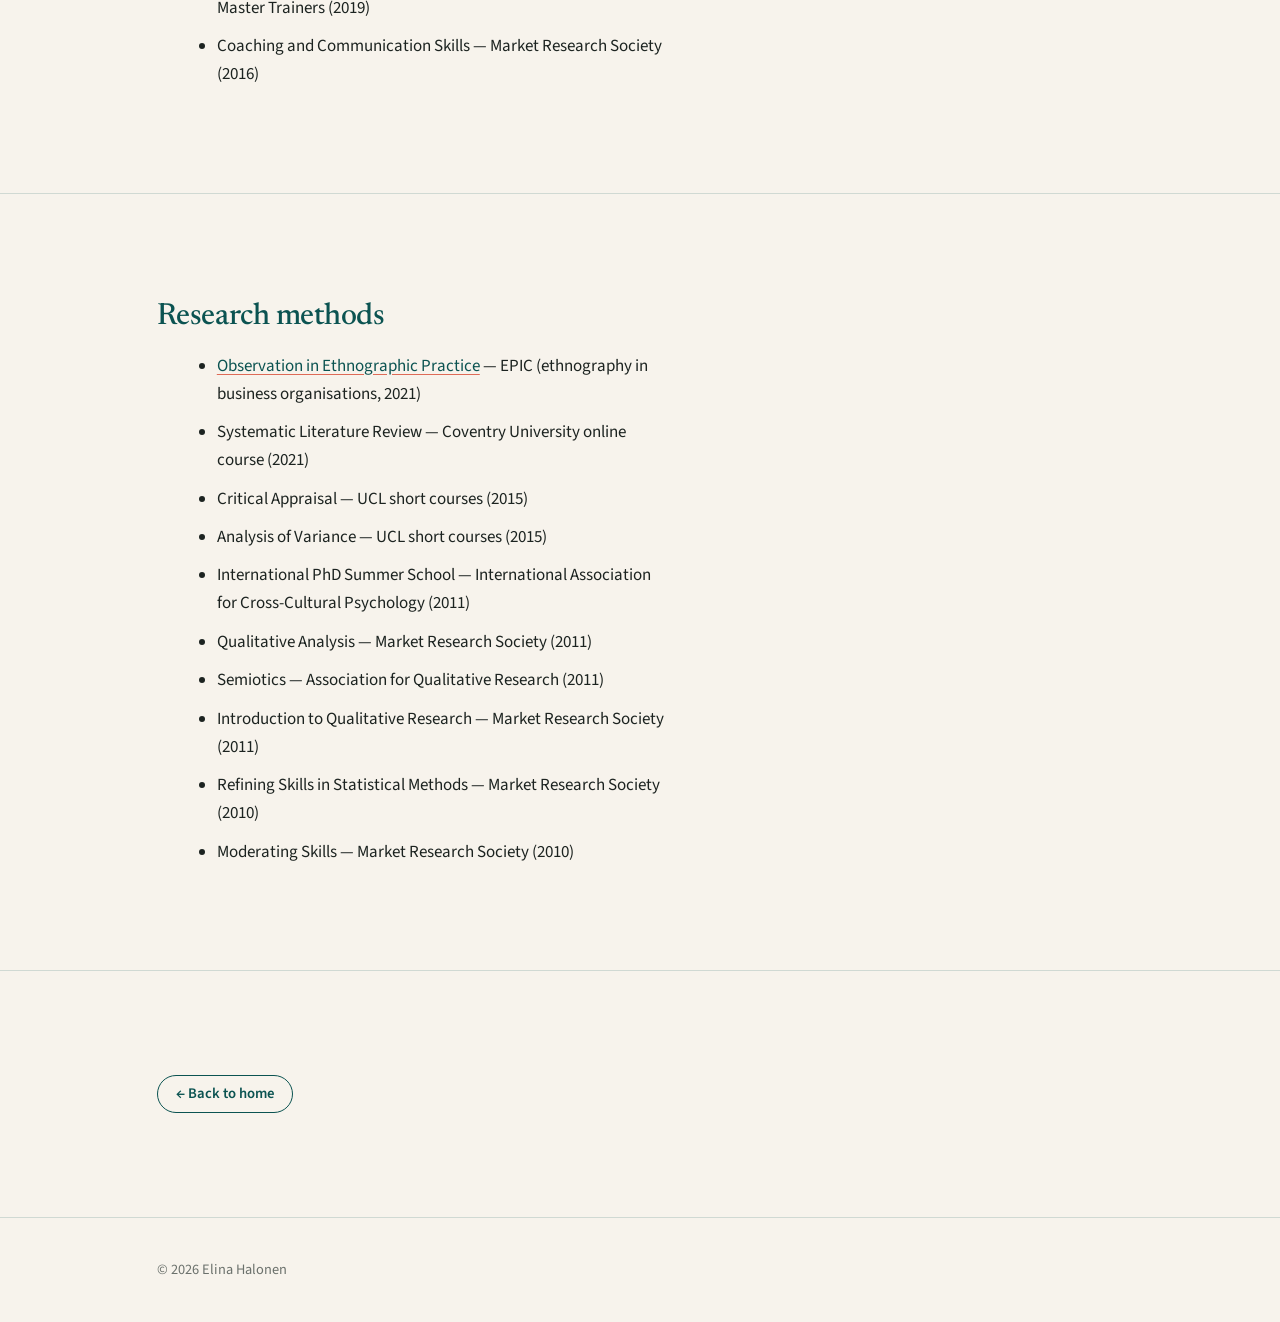
<file: training.html>
<!DOCTYPE html>
<html lang="en">
<head>
  <meta charset="UTF-8">
  <meta name="viewport" content="width=device-width, initial-scale=1.0">
  <title>Professional Training — Elina Halonen</title>
  <meta name="description" content="Professional training and continuing education in behavioural science, research methods, and applied skills.">
  <link rel="preconnect" href="https://fonts.googleapis.com">
  <link rel="preconnect" href="https://fonts.gstatic.com" crossorigin>
  <link href="https://fonts.googleapis.com/css2?family=Newsreader:ital,opsz,wght@0,6..72,300;0,400;0,500;1,300;1,400&family=Source+Sans+3:ital,wght@0,400;0,600;1,400&display=swap" rel="stylesheet">
  <link rel="stylesheet" href="style.css?v=10">
</head>
<body>

  <nav class="nav">
    <div class="nav-inner">
      <a href="index.html" class="nav-name">Elina Halonen</a>
      <button class="nav-toggle" aria-label="Toggle menu">&#9776;</button>
      <ul class="nav-links">
        <li><a href="index.html#about">About</a></li>
        <li><a href="ai-in-practice.html">AI in Practice</a></li>
        <li><a href="areas-of-interest.html">Interests</a></li>
        <li><a href="index.html#work">Work</a></li>
        <li><a href="index.html#writing">Writing</a></li>
        <li><a href="resources.html">Resources</a></li>
        <li><a href="index.html#contact">Contact</a></li>
      </ul>
    </div>
  </nav>

  <main>

    <section class="hero">
      <div class="hero-inner">
        <div class="hero-text">
          <h1 class="hero-name">Professional Training</h1>
          <p class="hero-tagline">Continuing education and professional development in research methods, behavioural science, and applied practice.</p>
        </div>
      </div>
    </section>

    <section class="section reveal">
      <div class="section-inner">
        <h2 class="section-label">AI training</h2>
        <div class="section-content">
          <ul style="margin: 0 0 0 1.25rem; display: flex; flex-direction: column; gap: 0.65rem;">
            <li><a href="https://www.coursera.org/account/accomplishments/verify/S1ZPDTSECWM6" target="_blank" rel="noopener">Ethical Governance &amp; Risk in Agentic AI</a> — Coursera (2026)</li>
            <li><a href="https://www.coursera.org/account/accomplishments/verify/TFGMZBURH15S" target="_blank" rel="noopener">Ethical Use of AI Agents and Agentic AI</a> — SAS (Coursera, 2026)</li>
            <li><a href="https://www.coursera.org/account/accomplishments/verify/IOLZ8S9N0R9H" target="_blank" rel="noopener">Designing Agentive Technology: AI for Human Support</a> — Packt (Coursera, 2026)</li>
            <li><a href="https://www.coursera.org/account/accomplishments/verify/UZBBHSESSYHV" target="_blank" rel="noopener">AI Concepts and Strategy</a> — Rutgers University (Coursera, 2024)</li>
            <li><a href="https://www.coursera.org/account/accomplishments/verify/Q9YGZMZWBK75" target="_blank" rel="noopener">Building Trust: Ethics for AI-powered Chatbots</a> — Coursera (2024)</li>
          </ul>
        </div>
      </div>
    </section>

    <section class="section reveal">
      <div class="section-inner">
        <h2 class="section-label">Professional skills</h2>
        <div class="section-content">
          <ul style="margin: 0 0 0 1.25rem; display: flex; flex-direction: column; gap: 0.65rem;">
            <li><a href="https://coursera.org/share/d72774162fca3bcca670e229c3c7d943" target="_blank" rel="noopener">Social Norms, Social Change I</a> &amp; <a href="https://coursera.org/share/408abc87c4d189b49d0dceeccd124fad" target="_blank" rel="noopener">II</a> — University of Pennsylvania &amp; UNICEF/Coursera (2024)</li>
            <li><a href="https://www.ucl.ac.uk/behaviour-change/advanced-modules-behaviour-change" target="_blank" rel="noopener">Changing Behaviour in Systems</a> — UCL Centre for Behaviour Change (2022)</li>
            <li><a href="https://thecenterforimplementation.teachable.com/p/inspiring-change" target="_blank" rel="noopener">Inspiring Change 2.0</a> — The Centre for Implementation (2021)</li>
            <li><a href="https://www.futurelearn.com/courses/cultures-societies-introducing-anthropology/2" target="_blank" rel="noopener">Anthropology: Understanding Societies and Cultures</a> — University of Newcastle, online (2021)</li>
            <li>Design Thinking: Beginner's Guide — The Interaction Design Foundation (2021)</li>
            <li>Service Design Masterclass — KOOS Service Design (2020)</li>
            <li>Get Creative With People to Solve Problems — Institute of Coding online (2020)</li>
            <li>Develop Your Cultural Intelligence — Purdue University, online (2020)</li>
            <li>LEGO® SERIOUS PLAY® Method Facilitator — Association of Master Trainers (2019)</li>
            <li>Coaching and Communication Skills — Market Research Society (2016)</li>
          </ul>
        </div>
      </div>
    </section>

    <section class="section reveal">
      <div class="section-inner">
        <h2 class="section-label">Research methods</h2>
        <div class="section-content">
          <ul style="margin: 0 0 0 1.25rem; display: flex; flex-direction: column; gap: 0.65rem;">
            <li><a href="https://www.epicpeople.org/observation-in-ethnographic-practice/" target="_blank" rel="noopener">Observation in Ethnographic Practice</a> — EPIC (ethnography in business organisations, 2021)</li>
            <li>Systematic Literature Review — Coventry University online course (2021)</li>
            <li>Critical Appraisal — UCL short courses (2015)</li>
            <li>Analysis of Variance — UCL short courses (2015)</li>
            <li>International PhD Summer School — International Association for Cross-Cultural Psychology (2011)</li>
            <li>Qualitative Analysis — Market Research Society (2011)</li>
            <li>Semiotics — Association for Qualitative Research (2011)</li>
            <li>Introduction to Qualitative Research — Market Research Society (2011)</li>
            <li>Refining Skills in Statistical Methods — Market Research Society (2010)</li>
            <li>Moderating Skills — Market Research Society (2010)</li>
          </ul>
        </div>
      </div>
    </section>

    <section class="section">
      <div class="section-inner">
        <a href="index.html" class="btn btn-outline">&larr; Back to home</a>
      </div>
    </section>

  </main>

  <footer class="footer">
    <div class="footer-inner">
      <span>© 2026 Elina Halonen</span>
    </div>
  </footer>

  <script>
    document.querySelector('.nav-toggle').addEventListener('click', function() {
      document.querySelector('.nav-links').classList.toggle('is-open');
    });
    document.querySelectorAll('.nav-links a').forEach(function(link) {
      link.addEventListener('click', function() {
        document.querySelector('.nav-links').classList.remove('is-open');
      });
    });

    var revealEls = document.querySelectorAll('.reveal');
    revealEls.forEach(function(el) { el.classList.add('reveal-js-ready'); });
    var revealObserver = new IntersectionObserver(function(entries) {
      entries.forEach(function(entry) {
        if (entry.isIntersecting) {
          entry.target.classList.add('is-visible');
          revealObserver.unobserve(entry.target);
        }
      });
    }, { threshold: 0.06 });
    revealEls.forEach(function(el) { revealObserver.observe(el); });
  </script>

</body>
</html>
</file>
<file: style.css>
/* Elina Halonen — personal site. Editorial refresh: forest green + coral + paper. */

/* ============ TOKENS ============ */
:root{
  /* palette */
  --forest:#0b5351;        /* deep base / ink */
  --forest-700:#39423f;
  --forest-300:#6e9a95;
  --paper:#F7F3EC;         /* dominant surface (shared thread with Prismatic) */
  --paper-2:#FBF8F2;
  --paper-3:#EFE8DC;
  --coral:#DE6B57;         /* playful lead accent */
  --coral-700:#A8402D;     /* coral readable on paper (links) */
  --gold:#C79A2B;          /* reserve / rare */
  --ink:#1c2320;
  --muted:#6b716c;
  --rule:rgba(11,83,81,.16);

  /* type */
  --serif:'Newsreader',Georgia,'Times New Roman',serif;
  --sans:'Source Sans 3',-apple-system,'Segoe UI',Helvetica,Arial,sans-serif;
  --measure:64ch;

  --wrap:1120px;
  --pad:clamp(24px,6vw,88px);
}

/* ============ BASE ============ */
*{box-sizing:border-box}
html{scroll-behavior:smooth}
body{margin:0;background:var(--paper);color:var(--ink);
  font:400 17px/1.65 var(--sans);-webkit-font-smoothing:antialiased;text-rendering:optimizeLegibility}
img{max-width:100%;display:block}
a{color:var(--coral-700);text-decoration:none}
a:hover{color:var(--forest)}
h1,h2,h3,h4{font-family:var(--serif);font-weight:500;letter-spacing:-.015em;line-height:1.12;margin:0;color:var(--forest)}
.wrap{max-width:var(--wrap);margin:0 auto;padding-inline:var(--pad)}
.skip{position:absolute;left:-999px}
.skip:focus{left:16px;top:12px;background:var(--forest);color:var(--paper);padding:8px 14px;border-radius:6px;z-index:100}

/* ============ NAV ============ */
.nav{position:sticky;top:0;z-index:40;background:rgba(247,243,236,.86);backdrop-filter:blur(8px);border-bottom:1px solid var(--rule)}
.nav__in{max-width:var(--wrap);margin:0 auto;padding:14px var(--pad);display:flex;align-items:center;justify-content:flex-end;gap:20px}
.nav__brand{font-family:var(--serif);font-weight:500;font-size:1.05rem;color:var(--forest);margin-right:auto;display:inline-flex;align-items:center;gap:.5em}
.nav__brand .mk{width:1.15em;height:1.15em;background:var(--forest);
  -webkit-mask:url(assets/flow-mark.svg) center/contain no-repeat;mask:url(assets/flow-mark.svg) center/contain no-repeat}
.nav__links{display:flex;gap:26px;list-style:none;margin:0;padding:0}
.nav__links a{color:var(--forest);font-size:.98rem}
.nav__links a:hover{color:var(--coral-700)}
.nav__toggle{display:none;background:none;border:1px solid var(--rule);border-radius:8px;padding:6px 12px;font:inherit;font-size:.9rem;color:var(--forest);cursor:pointer}

/* ============ HERO ============ */
.hero{position:relative;overflow:hidden;border-bottom:1px solid var(--rule)}
.hero__art{position:absolute;top:0;bottom:0;right:0;width:min(56%,820px);z-index:1;pointer-events:none;
  -webkit-mask-image:linear-gradient(to right,transparent,#000 26%);mask-image:linear-gradient(to right,transparent,#000 26%)}
.hero__art .lyr{position:absolute;inset:0;mix-blend-mode:multiply;
  -webkit-mask:var(--m) top right/cover no-repeat;mask:var(--m) top right/cover no-repeat}
.hero__inner{position:relative;z-index:2;min-height:min(760px,80vh);
  display:flex;flex-direction:column;justify-content:center;padding-block:clamp(40px,7vh,88px)}
.hero__text{max-width:34ch}
.eyebrow{font-size:.8rem;letter-spacing:.15em;text-transform:uppercase;color:var(--coral-700);font-weight:600}
.hero__text h1{font-size:clamp(2.7rem,5.5vw,4.4rem);line-height:1;margin:.28em 0 0}
.rule{height:3px;width:118px;margin:26px 0;background:linear-gradient(90deg,var(--forest),var(--coral))}
.hero__lead{font-family:var(--serif);font-weight:300;font-size:clamp(1.2rem,2.3vw,1.65rem);line-height:1.42;max-width:32ch;color:var(--forest-700)}
.hero__social{margin-top:30px;display:flex;flex-direction:column;gap:12px;font-size:.95rem}
.hero__social .grp{display:flex;gap:24px;flex-wrap:wrap}
.hero__social a{color:var(--forest);border-bottom:1px solid transparent;padding-bottom:2px}
.hero__social a:hover{border-color:var(--coral);color:var(--coral-700)}

/* ============ SECTIONS ============ */
.section{padding-block:clamp(56px,9vw,104px);border-top:1px solid var(--rule)}
.section--deep{background:var(--forest);color:var(--paper);border-top:none}
.section--deep h2,.section--deep h3{color:var(--paper)}
.section--deep a{color:var(--coral)}
.section--deep .book__body .book__desc,.section--deep p{color:rgba(247,243,236,.82)}
.section--deep .sec-num{color:var(--coral)}
.section--deep .btn--coral{color:var(--coral);border-color:var(--coral)}
.section--deep .btn--coral:hover{background:var(--coral);color:#fff}
.sec-head{display:grid;grid-template-columns:auto 1fr;gap:18px;align-items:baseline;margin-bottom:38px}
.sec-num{font-family:var(--serif);font-size:.95rem;color:var(--coral-700);font-style:italic}
.sec-head h2{font-size:clamp(1.7rem,3.4vw,2.4rem)}
.lead-in{max-width:var(--measure);color:var(--muted);margin:.2rem 0 0}
.prose{max-width:var(--measure)}
.prose p{margin:0 0 1.05em}
.prose a{color:var(--forest);text-decoration:underline;text-decoration-color:var(--coral);text-underline-offset:3px}
.sublinks{list-style:none;margin:1.4rem 0 0;padding:0;display:flex;flex-direction:column;gap:.4rem;font-size:.98rem}
.sublinks a{color:var(--forest);text-decoration:underline;text-decoration-color:var(--coral);text-underline-offset:3px}

/* work + writing cards */
.cards{display:grid;grid-template-columns:1fr 1fr;gap:22px}
.card{background:var(--paper-2);border:1px solid var(--rule);border-radius:14px;padding:28px}
.card h3{font-size:1.4rem}
.card .org{font-size:.82rem;letter-spacing:.04em;text-transform:uppercase;color:var(--coral-700);margin:.5rem 0 .9rem}
.card p{margin:0 0 1.2rem;color:var(--forest-700)}
.btn{display:inline-block;font:600 .92rem/1 var(--sans);padding:11px 18px;border-radius:24px;border:1px solid var(--forest);color:var(--forest);background:transparent;cursor:pointer}
.btn:hover{background:var(--forest);color:var(--paper)}
.btn--solid{background:var(--forest);color:var(--paper)}
.btn--solid:hover{background:var(--forest-700);color:var(--paper)}
.btn--coral{border-color:var(--coral);color:var(--coral-700)}
.btn--coral:hover{background:var(--coral);color:#fff}

/* writing / substacks */
.subs{display:grid;grid-template-columns:1fr 1fr;gap:22px}
.sub{border-left:3px solid var(--coral);padding:6px 0 6px 22px}
.sub h3{font-size:1.3rem}
.sub p{color:var(--forest-700);margin:.5rem 0 1rem}
.sub .btns{display:flex;gap:12px}

/* ============ BOOKS (feature blocks) ============ */
.books{display:flex;flex-direction:column;gap:34px}
.book{display:grid;grid-template-columns:88px 1fr;gap:30px;align-items:start}
.book__spine{height:230px;border-radius:4px;position:relative;box-shadow:0 10px 30px rgba(34,59,44,.18);
  background:linear-gradient(160deg,var(--forest),var(--forest-700));overflow:hidden}
.book__spine::before{content:"";position:absolute;left:10px;top:0;bottom:0;width:2px;background:rgba(255,255,255,.12)}
.book--coral .book__spine{background:linear-gradient(160deg,var(--coral),#b64c3a)}
.book__spine span{position:absolute;inset:0;writing-mode:vertical-rl;transform:rotate(180deg);
  display:flex;align-items:center;justify-content:center;color:rgba(255,255,255,.92);
  font-family:var(--serif);font-style:italic;font-size:.95rem;padding:16px 0;text-align:center}
.book__body h3{font-size:1.55rem}
.book__body .book__desc{color:var(--forest-700);max-width:60ch;margin:.7rem 0 1.2rem}

/* contact */
.contact{max-width:52ch}
.contact p{font-family:var(--serif);font-weight:300;font-size:clamp(1.2rem,2.4vw,1.7rem);line-height:1.42;margin:0 0 1.6rem}

/* footer */
.footer{border-top:1px solid var(--rule);padding-block:40px;color:var(--muted);font-size:.9rem}
.footer__links{display:flex;gap:22px;flex-wrap:wrap;margin-bottom:16px}
.footer__links a{color:var(--forest)}

/* ============ REVEAL ============ */
.reveal-js .reveal-el{opacity:0;transform:translateY(16px);transition:opacity .6s ease,transform .6s ease}
.reveal-el.is-visible{opacity:1;transform:none}
@media (prefers-reduced-motion:reduce){
  html{scroll-behavior:auto}
  .reveal-js .reveal-el{opacity:1!important;transform:none!important;transition:none}
}

/* ============ RESPONSIVE ============ */
@media (max-width:820px){
  .nav__toggle{display:block}
  .nav__links{position:absolute;top:100%;left:0;right:0;background:var(--paper);border-bottom:1px solid var(--rule);
    flex-direction:column;gap:0;padding:8px var(--pad) 16px}
  .nav__links[hidden]{display:none}
  .nav__links a{display:block;padding:12px 0;border-top:1px solid var(--rule)}
  .hero__art{width:64%;opacity:.5}
  .hero__inner{min-height:auto;padding-block:clamp(36px,6vh,60px)}
  .hero__text{max-width:100%}
  .cards,.subs{grid-template-columns:1fr}
  .book{grid-template-columns:64px 1fr;gap:20px}
  .book__spine{height:170px}
}

/* ============================================================
   INNER PAGES — compatibility layer for existing markup.
   Styles the older class names in the forest/coral system so
   thesis / book / resource / interest pages match the home page.
   ============================================================ */
.nav-inner{max-width:var(--wrap);margin:0 auto;padding:14px var(--pad);display:flex;align-items:center;gap:20px}
.nav-name{font-family:var(--serif);font-weight:500;font-size:1.05rem;color:var(--forest);margin-right:auto;text-decoration:none}
.nav-links{display:flex;gap:24px;list-style:none;margin:0;padding:0}
.nav-links a{color:var(--forest);font-size:.96rem;text-decoration:none}
.nav-links a:hover{color:var(--coral-700)}
.nav-toggle{display:none;background:none;border:1px solid var(--rule);border-radius:8px;padding:5px 11px;font-size:1.1rem;line-height:1;color:var(--forest);cursor:pointer}

.hero-inner{max-width:var(--wrap);margin:0 auto;padding:clamp(40px,7vw,88px) var(--pad) clamp(26px,4vw,44px)}
.hero-text{max-width:44ch}
.hero h1.hero-name{font-family:var(--serif);font-weight:500;font-size:clamp(2.1rem,4.6vw,3.3rem);line-height:1.06;letter-spacing:-.015em;color:var(--forest);margin:.2em 0 0}
.hero-tagline{font-family:var(--serif);font-weight:300;font-size:clamp(1.08rem,2.1vw,1.45rem);line-height:1.45;color:var(--forest-700);max-width:48ch;margin:.7rem 0 0}
.book-tag{font-size:.8rem;letter-spacing:.15em;text-transform:uppercase;color:var(--coral-700);font-weight:600}

.section-inner{max-width:var(--wrap);margin:0 auto;padding-inline:var(--pad)}
.section-label{font-family:var(--serif);font-weight:500;font-size:clamp(1.35rem,2.6vw,1.9rem);color:var(--forest);margin:0 0 1.1rem;padding-top:.15rem}
.section-content{max-width:var(--measure)}
.section-content p{margin:0 0 1.05em}
.section-content a{color:var(--forest);text-decoration:underline;text-decoration-color:var(--coral);text-underline-offset:3px}
.section-content h3,.section-content h4{color:var(--forest);margin:1.6rem 0 .5rem}

.btn-outline{border:1px solid var(--forest);color:var(--forest);background:transparent}
.btn-outline:hover{background:var(--forest);color:var(--paper)}
.btn-primary{border:1px solid var(--forest);background:var(--forest);color:var(--paper)}
.btn-primary:hover{background:var(--forest-700);color:var(--paper)}

.footer-inner{max-width:var(--wrap);margin:0 auto;padding-inline:var(--pad);color:var(--muted);font-size:.9rem}

.bullet-list,.readers-list{margin:.6rem 0 0 1.1rem;padding:0;display:flex;flex-direction:column;gap:.4rem}
.book-list{display:flex;flex-direction:column;gap:26px;margin-top:1rem}
.book-title{font-family:var(--serif);font-style:italic;font-size:1.35rem;color:var(--forest);display:block}
.book-subtitle{color:var(--muted);font-size:.95rem;margin:.2rem 0}
.book-desc{color:var(--forest-700);max-width:62ch;margin:.5rem 0 1rem}
.work-grid{display:grid;grid-template-columns:1fr 1fr;gap:22px}
.work-item{background:var(--paper-2);border:1px solid var(--rule);border-radius:14px;padding:26px}
.work-title{font-family:var(--serif);font-size:1.35rem;color:var(--forest)}
.work-org{font-size:.82rem;letter-spacing:.04em;text-transform:uppercase;color:var(--coral-700);margin:.4rem 0 .8rem}
.writing-item{margin-top:1.4rem}
.writing-title{font-family:var(--serif);font-size:1.5rem;color:var(--forest);margin:0 0 1rem}
.substack-grid{display:grid;grid-template-columns:1fr 1fr;gap:22px}
.substack-card{border-left:3px solid var(--coral);padding:4px 0 4px 20px}
.substack-card h4{font-family:var(--serif);font-size:1.2rem;color:var(--forest);margin:0}
.substack-card p{color:var(--forest-700);margin:.4rem 0 .9rem}
.card-btns{display:flex;gap:12px;flex-wrap:wrap}
.resource-list{display:flex;flex-direction:column;gap:18px;margin-top:1rem}
.resource-item{border:1px solid var(--rule);border-radius:12px;padding:22px;background:var(--paper-2)}
.resource-header{display:flex;justify-content:space-between;gap:16px;align-items:baseline;flex-wrap:wrap}
.resource-title{font-family:var(--serif);font-size:1.2rem;color:var(--forest);margin:0}
.resource-meta{font-size:.82rem;letter-spacing:.04em;text-transform:uppercase;color:var(--coral-700)}
.thesis-meta{color:var(--muted);font-size:.95rem;margin:.3rem 0 1rem}
.contact-content{max-width:52ch}

@media (max-width:820px){
  .nav-toggle{display:block}
  .nav-links{position:absolute;top:100%;left:0;right:0;background:var(--paper);border-bottom:1px solid var(--rule);
    flex-direction:column;gap:0;padding:8px var(--pad) 16px;display:none}
  .nav-links.is-open{display:flex}
  .nav-links a{display:block;padding:12px 0;border-top:1px solid var(--rule)}
  .work-grid,.substack-grid{grid-template-columns:1fr}
}

.reveal.reveal-js-ready{opacity:0;transform:translateY(16px);transition:opacity .6s ease,transform .6s ease}
.reveal.is-visible{opacity:1;transform:none}
@media (prefers-reduced-motion:reduce){ .reveal.reveal-js-ready{opacity:1!important;transform:none!important} }
</file>
